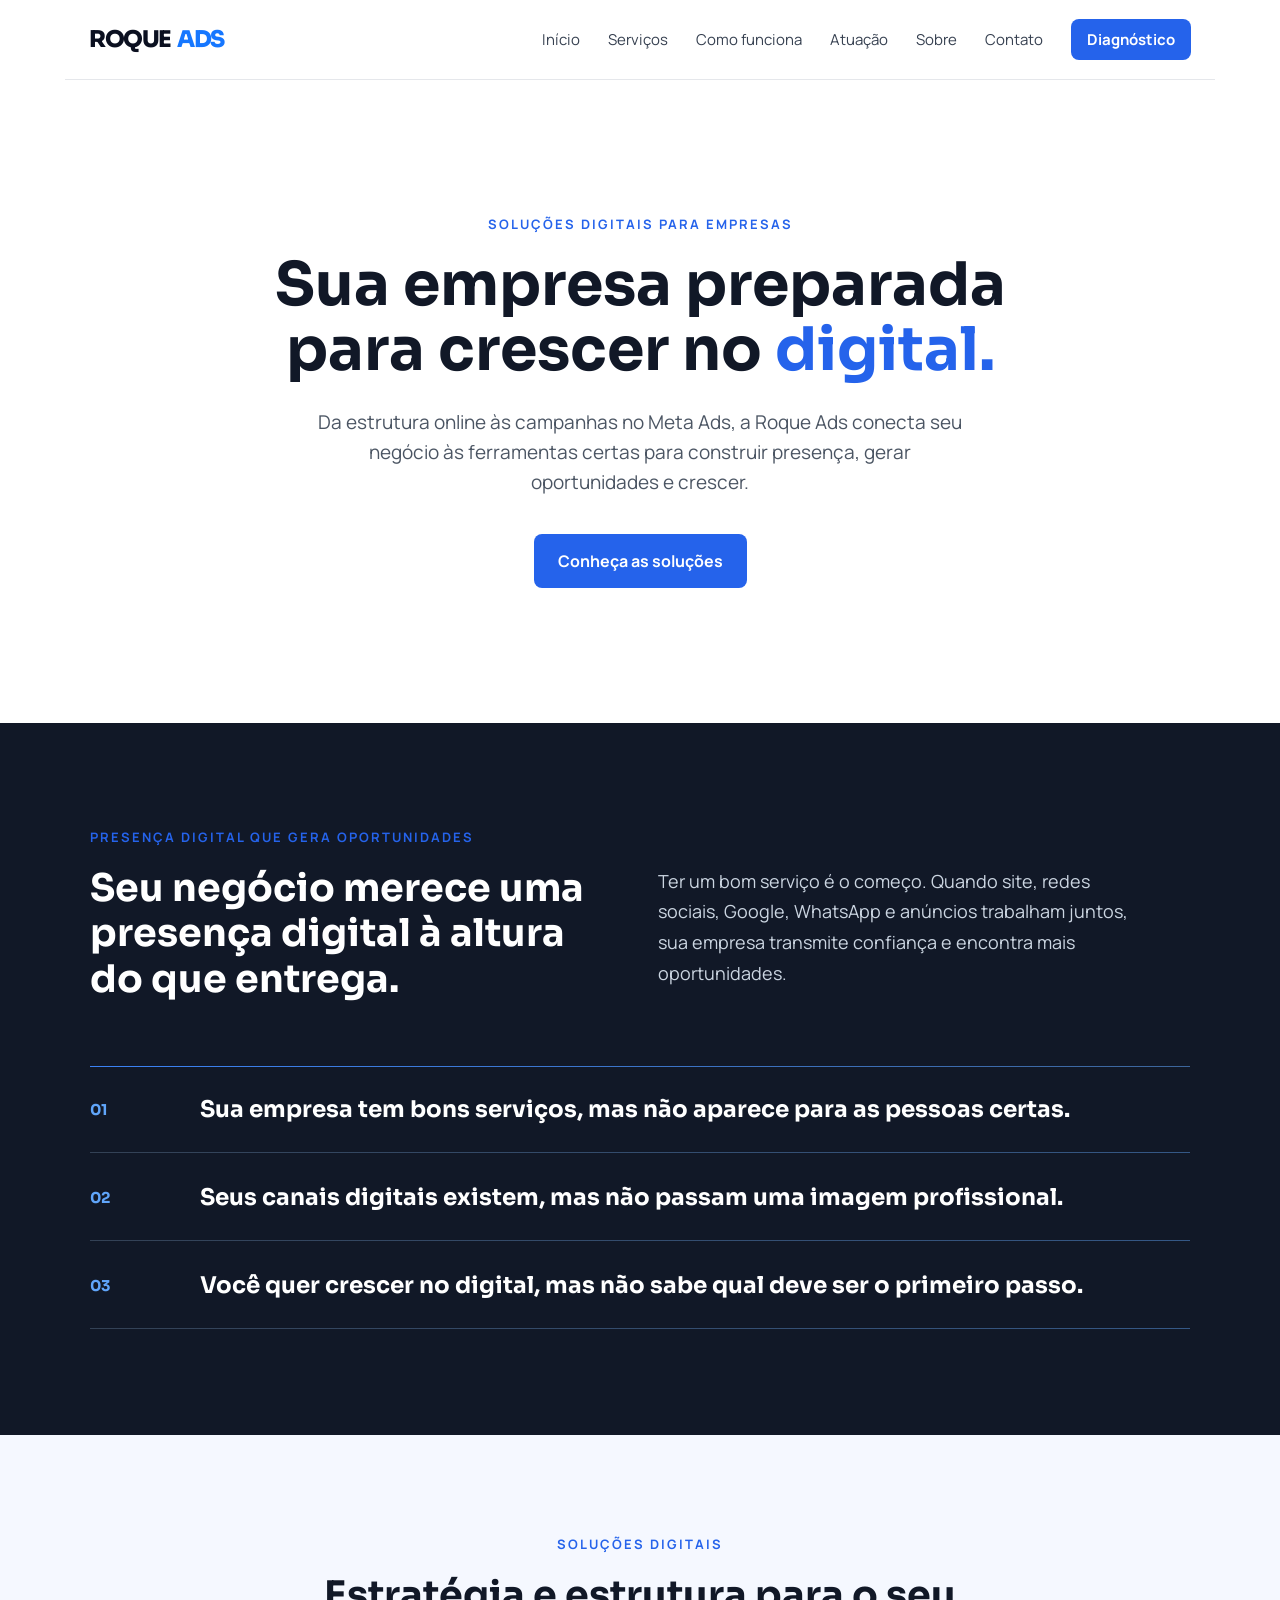
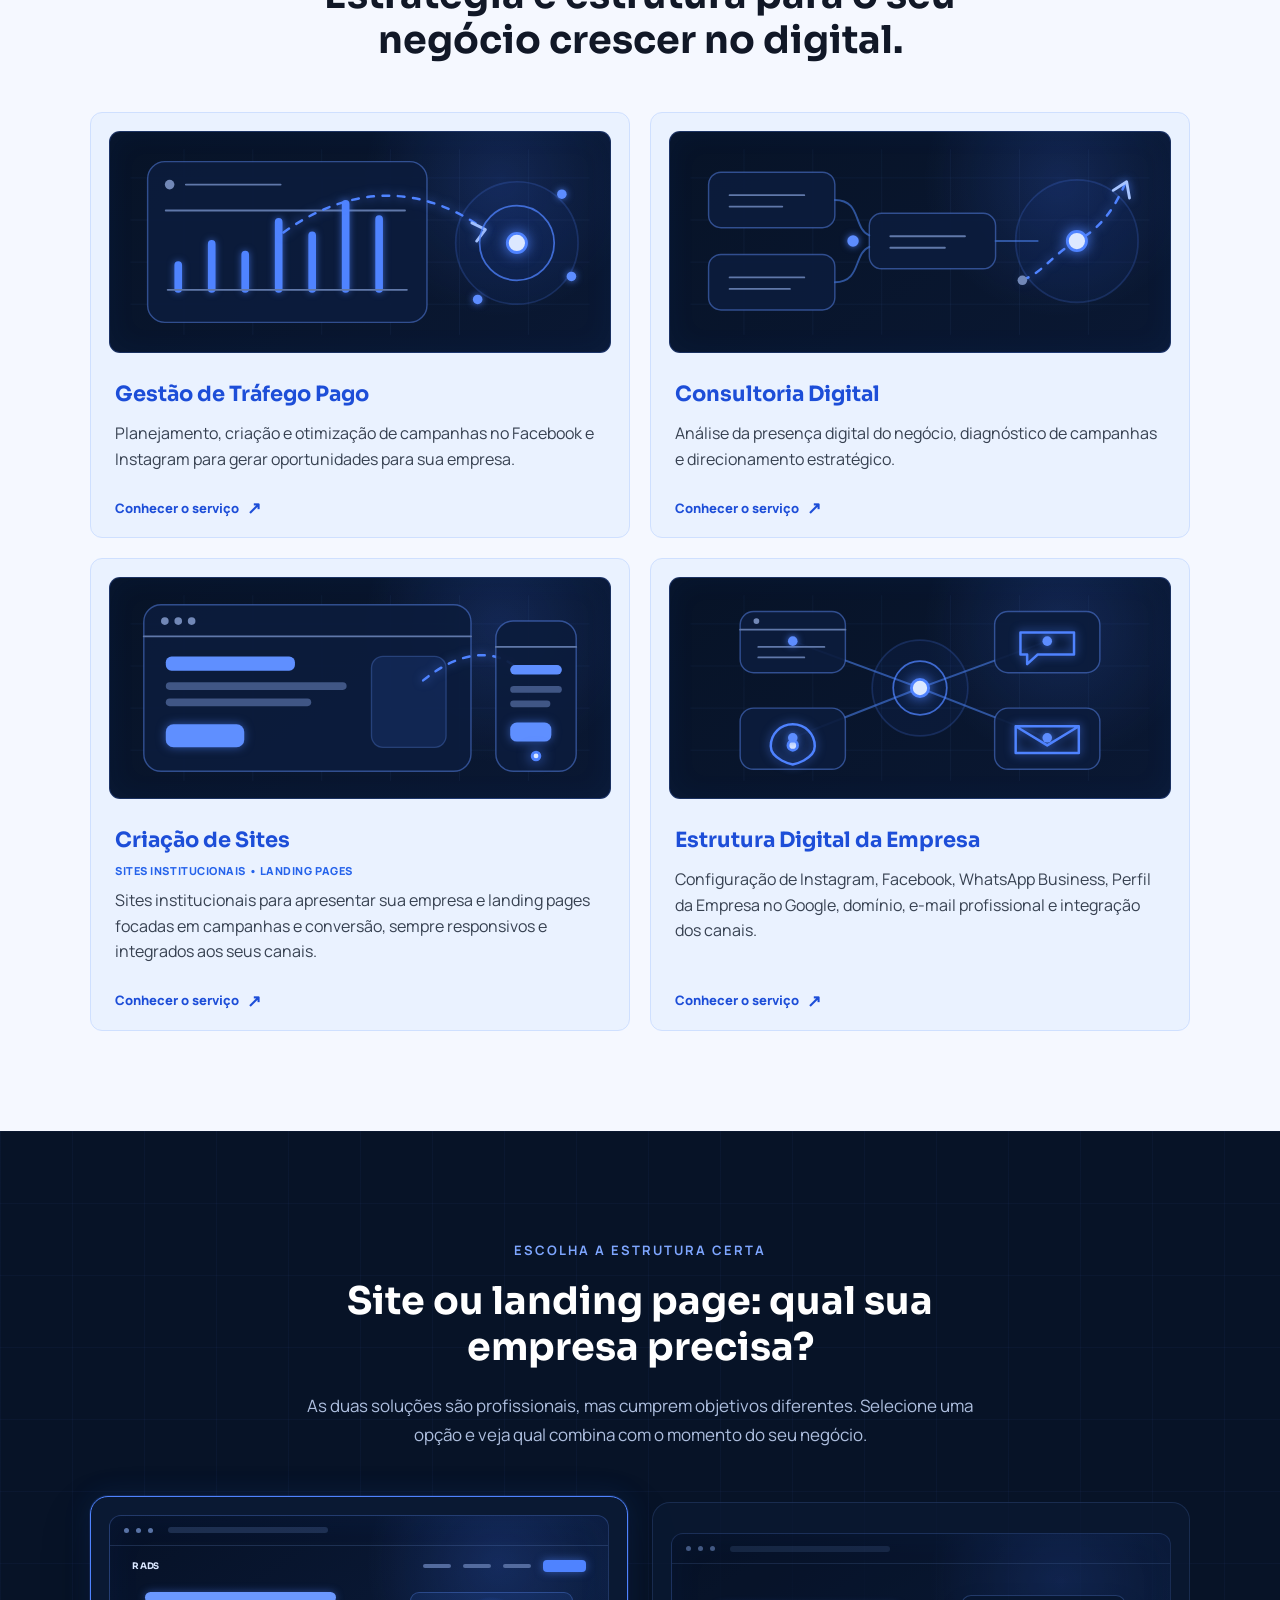
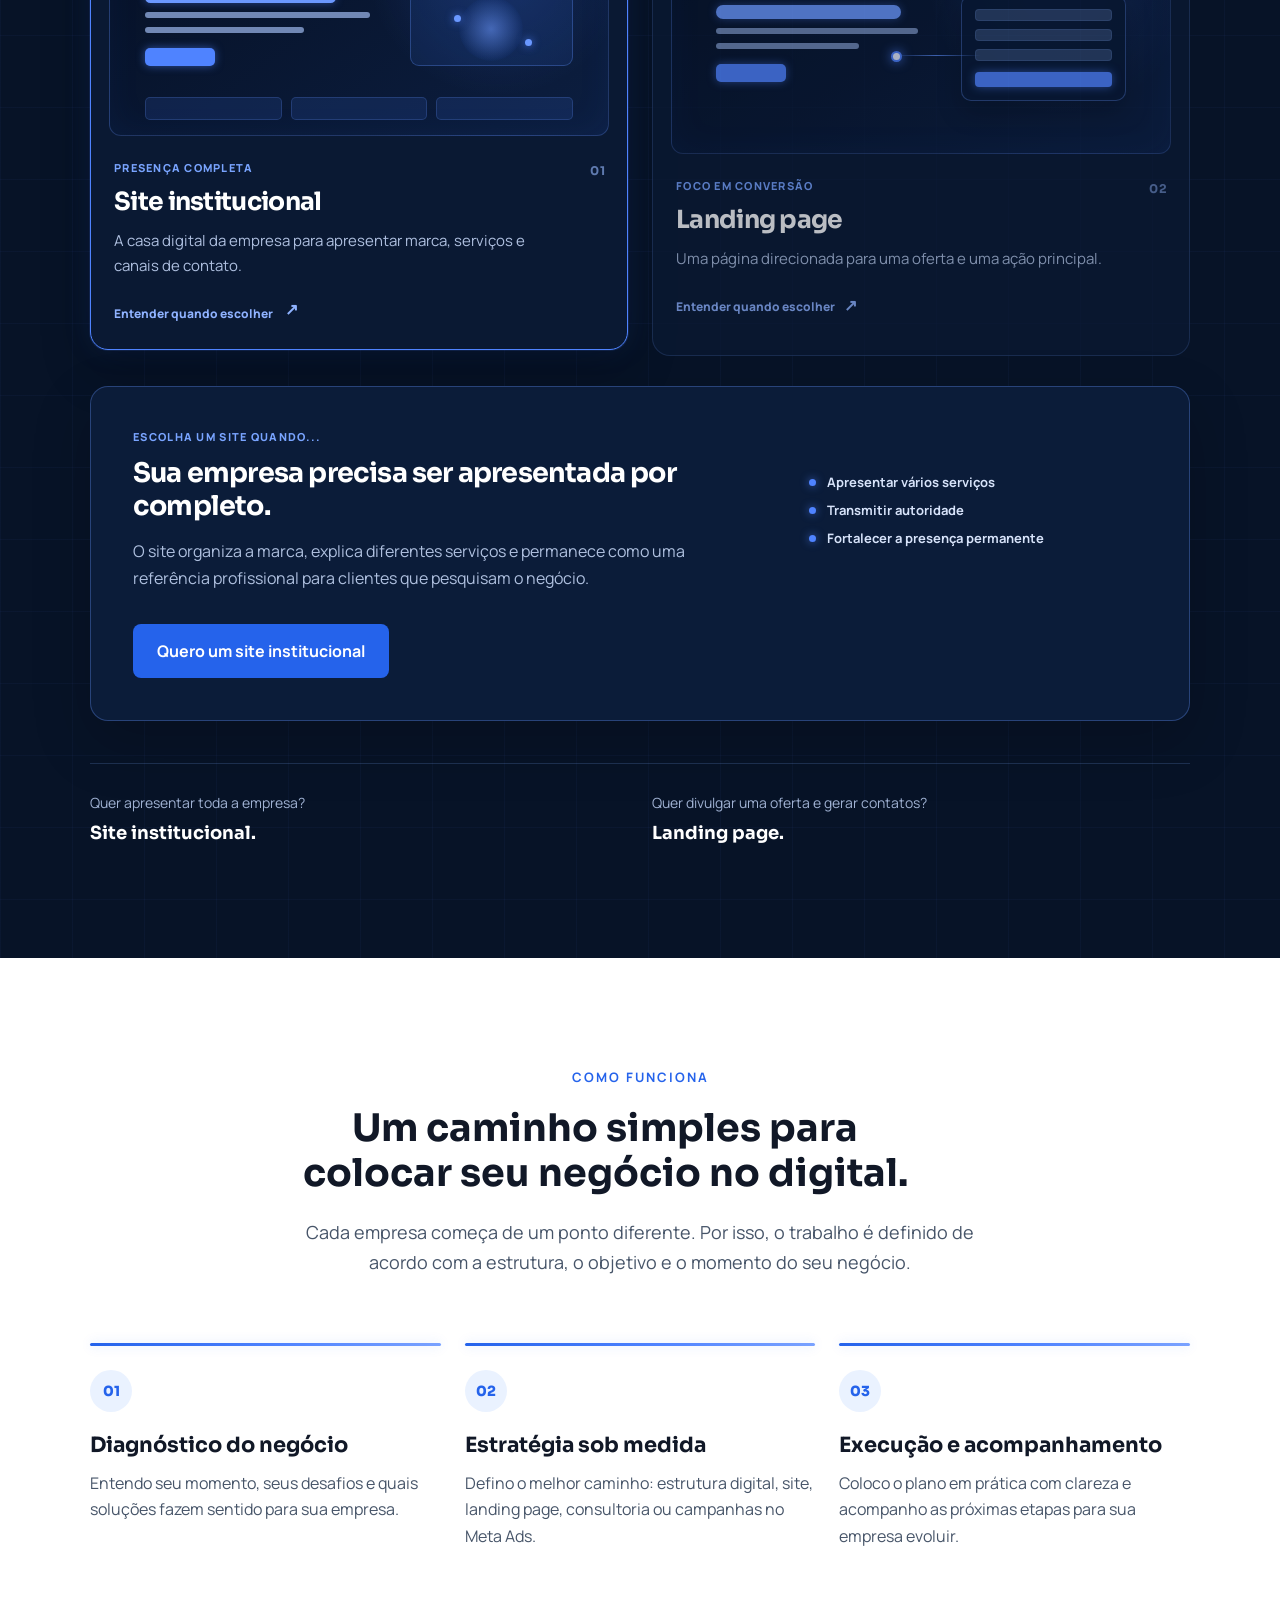
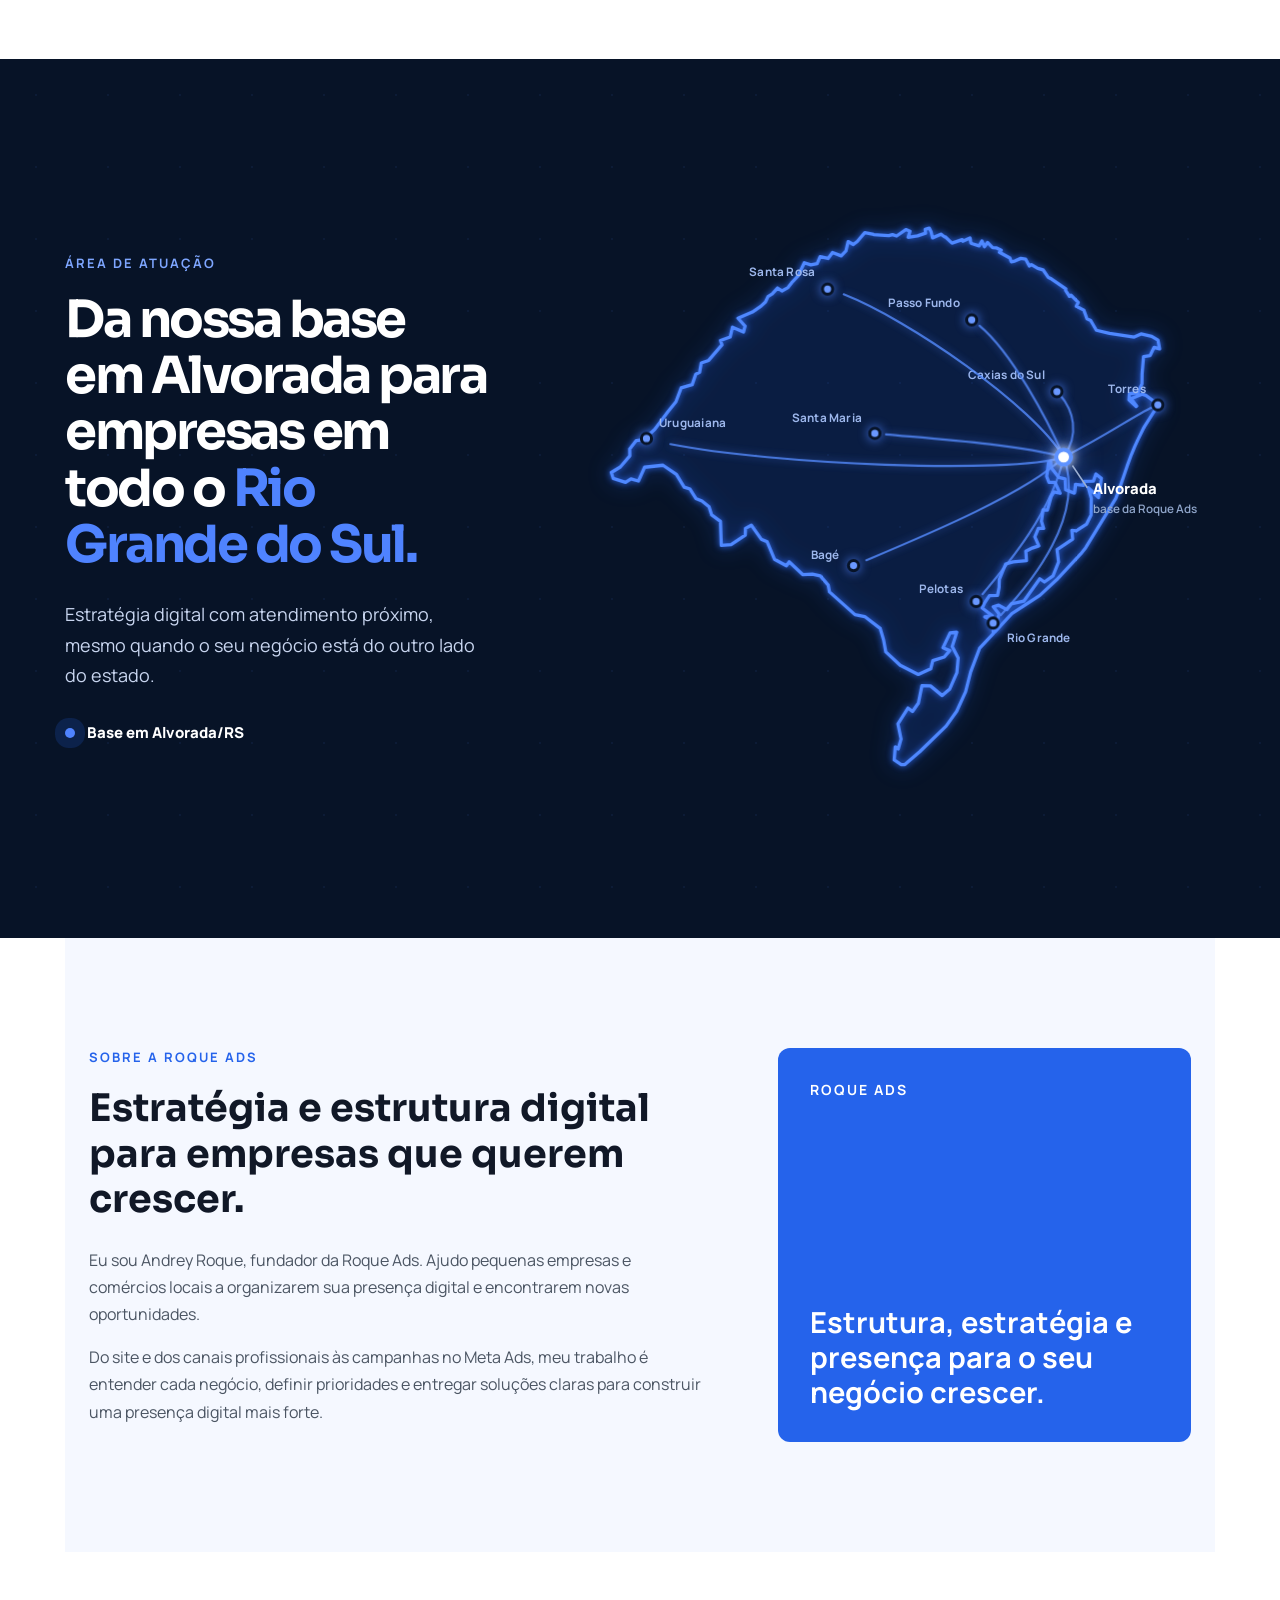
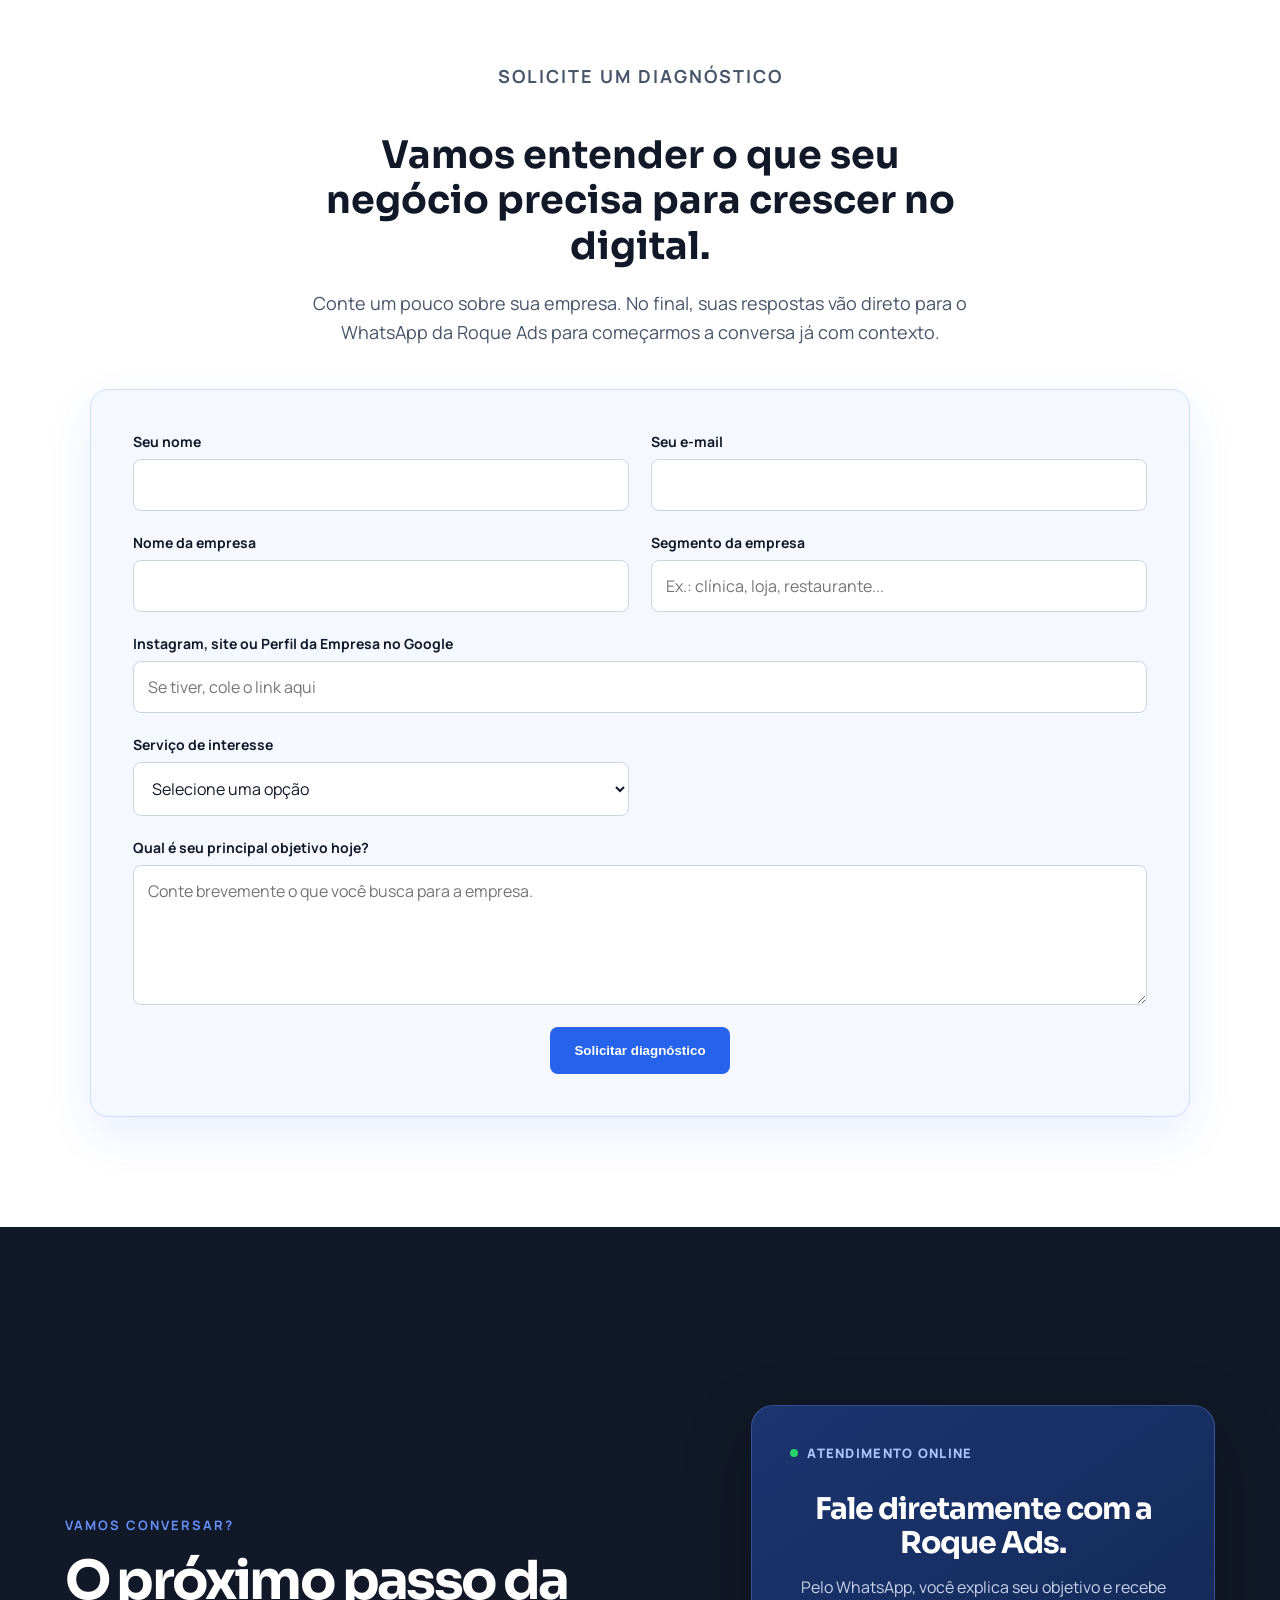
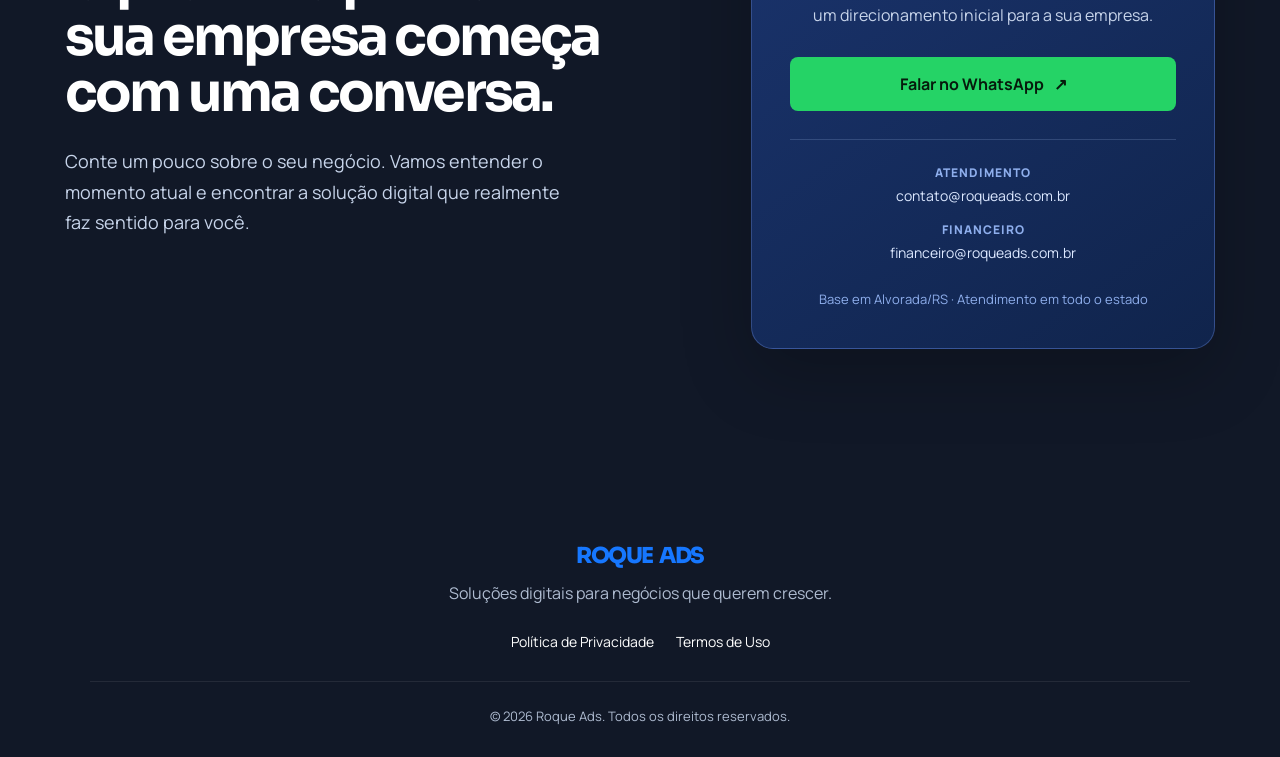
<file: index.html>
<!DOCTYPE html>
<html lang="pt-BR">
<head>
  <meta charset="UTF-8">
  <meta name="viewport" content="width=device-width, initial-scale=1.0">
 <title>Roque Ads | Tráfego Pago, Sites e Estrutura Digital</title>
  <meta name="description" content="Gestão de tráfego pago, criação de sites, landing pages e estrutura digital para empresas que querem fortalecer sua presença no digital.">
 <link rel="icon" type="image/svg+xml" href="/favicon.svg?v=3">
  <link rel="stylesheet" href="style.css">
  <link rel="preconnect" href="https://fonts.googleapis.com">
<link rel="preconnect" href="https://fonts.gstatic.com" crossorigin>
<link href="https://fonts.googleapis.com/css2?family=Manrope:wght@400;500;600;700;800&family=Sora:wght@600;700;800&display=swap" rel="stylesheet">
</head>

<body id="topo">
<div class="carregamento" aria-hidden="true">
  <div class="logo-carregamento">
    <span class="logo-carregamento-r">R</span>
    <span class="logo-carregamento-ads">ADS</span>
  </div>
</div>
  <nav class="menu-lateral" aria-label="Navegação rápida">
    <a href="#topo">Início</a>
    <a href="#servicos">Serviços</a>
    <a href="#diagnostico">Diagnóstico</a>
    <a href="#contato">Contato</a>
  </nav>
  <header class="cabecalho">
    <a class="logo logo-nova" href="#topo" aria-label="Roque Ads">
  <span class="logo-roque">ROQUE</span>
  <span class="logo-ads">ADS</span>
</a>

    <nav class="menu" aria-label="Navegação principal">
      <a href="#topo">Início</a>
      <a href="#servicos">Serviços</a>
      <a href="#processo">Como funciona</a>
      <a href="#atuacao">Atuação</a>
      <a href="#sobre">Sobre</a>
      <a href="#contato">Contato</a>
      <a class="menu-diagnostico" href="#diagnostico">Diagnóstico</a>
    </nav>
  </header>

 <main class="hero" id="inicio">
  <p class="sobretitulo">SOLUÇÕES DIGITAIS PARA EMPRESAS</p>

  <h1>
    Sua empresa preparada para crescer no
<span>digital.</span>
  </h1>

  <p class="descricao">
    Da estrutura online às campanhas no Meta Ads, a Roque Ads conecta seu negócio
    às ferramentas certas para construir presença, gerar oportunidades e crescer.
  </p>

  <a class="botao" href="#servicos">Conheça as soluções</a>

  <div class="hero-detalhes">
    <span>Tráfego Pago</span>
    <span>Criação de Sites</span>
    <span>Estrutura Digital</span>
  </div>
</main>
<section class="problema">
  <div class="problema-intro">
    <p class="sobretitulo">PRESENÇA DIGITAL QUE GERA OPORTUNIDADES</p>
    <h2>Seu negócio merece uma presença digital à altura do que entrega.</h2>

    <p>
      Ter um bom serviço é o começo. Quando site, redes sociais, Google,
      WhatsApp e anúncios trabalham juntos, sua empresa transmite confiança
      e encontra mais oportunidades.
    </p>
  </div>

  <div class="problemas-lista">
    <article>
      <span>01</span>
<h3>Sua empresa tem bons serviços, mas não aparece para as pessoas certas.</h3>
    </article>

    <article>
      <span>02</span>
      <h3>Seus canais digitais existem, mas não passam uma imagem profissional.</h3>
    </article>

    <article>
      <span>03</span>
      <h3>Você quer crescer no digital, mas não sabe qual deve ser o primeiro passo.</h3>
    </article>
  </div>
</section>
 <section class="servicos" id="servicos">
  <p class="sobretitulo">SOLUÇÕES DIGITAIS</p>
  <h2>Estratégia e estrutura para o seu negócio crescer no digital.</h2>

  <div class="cards">
    <article
      class="card card-servico"
      data-servico="trafego"
      role="button"
      tabindex="0"
      aria-haspopup="dialog"
      aria-controls="modal-servico"
      aria-label="Abrir detalhes sobre Gestão de Tráfego Pago"
    >
      <div class="card-ilustracao">
        <svg viewBox="0 0 520 230" role="img" aria-labelledby="ilustra-trafego-titulo">
          <title id="ilustra-trafego-titulo">Painel de campanha alcançando um público estratégico</title>
          <g class="ilustra-grade" aria-hidden="true">
            <path d="M20 48H500M20 92H500M20 136H500M20 180H500"></path>
            <path d="M76 18V212M148 18V212M220 18V212M292 18V212M364 18V212M436 18V212"></path>
          </g>
          <rect class="ilustra-painel" x="38" y="31" width="292" height="168" rx="18"></rect>
          <circle class="ilustra-ponto-suave" cx="61" cy="55" r="5"></circle>
          <path class="ilustra-linha-suave" d="M78 55H177M57 82H307"></path>
          <path class="ilustra-barra" d="M70 164V139M105 164V117M140 164V128M175 164V94M210 164V108M245 164V75M280 164V91"></path>
          <path class="ilustra-base" d="M59 165H309"></path>
          <path class="ilustra-neon ilustra-rota-card" d="M180 105C254 52 327 57 389 101"></path>
          <path class="ilustra-neon-forte" d="M377 95L391 102L382 114"></path>
          <circle class="ilustra-alvo-suave" cx="424" cy="116" r="64"></circle>
          <circle class="ilustra-alvo" cx="424" cy="116" r="39"></circle>
          <circle class="ilustra-neon-fill" cx="424" cy="116" r="10"></circle>
          <circle class="ilustra-ponto" cx="471" cy="65" r="5"></circle>
          <circle class="ilustra-ponto" cx="481" cy="151" r="5"></circle>
          <circle class="ilustra-ponto" cx="383" cy="175" r="5"></circle>
        </svg>
      </div>
      <h3>Gestão de Tráfego Pago</h3>
      <p>Planejamento, criação e otimização de campanhas no Facebook e Instagram para gerar oportunidades para sua empresa.</p>
      <span class="card-acao" aria-hidden="true">Conhecer o serviço <span>↗</span></span>
    </article>

    <article
      class="card card-servico"
      data-servico="consultoria"
      role="button"
      tabindex="0"
      aria-haspopup="dialog"
      aria-controls="modal-servico"
      aria-label="Abrir detalhes sobre Consultoria Digital"
    >
      <div class="card-ilustracao">
        <svg viewBox="0 0 520 230" role="img" aria-labelledby="ilustra-consultoria-titulo">
          <title id="ilustra-consultoria-titulo">Informações digitais organizadas em um direcionamento estratégico</title>
          <g class="ilustra-grade" aria-hidden="true">
            <path d="M20 48H500M20 92H500M20 136H500M20 180H500"></path>
            <path d="M76 18V212M148 18V212M220 18V212M292 18V212M364 18V212M436 18V212"></path>
          </g>
          <rect class="ilustra-painel" x="39" y="42" width="132" height="58" rx="13"></rect>
          <rect class="ilustra-painel" x="39" y="128" width="132" height="58" rx="13"></rect>
          <rect class="ilustra-painel" x="207" y="85" width="132" height="58" rx="13"></rect>
          <path class="ilustra-linha-suave" d="M61 66H139M61 78H116M61 152H139M61 164H124M229 109H307M229 121H286"></path>
          <path class="ilustra-conexao" d="M171 71C199 71 190 101 207 108M171 157C199 157 190 127 207 120M339 114H383"></path>
          <circle class="ilustra-ponto" cx="190" cy="114" r="6"></circle>
          <circle class="ilustra-alvo-suave" cx="424" cy="114" r="64"></circle>
          <path class="ilustra-neon ilustra-rota-card" d="M367 155C391 145 398 128 424 114C448 101 462 82 474 55"></path>
          <circle class="ilustra-neon-fill" cx="424" cy="114" r="10"></circle>
          <path class="ilustra-neon-forte" d="M462 61L476 52L479 69"></path>
          <circle class="ilustra-ponto-suave" cx="367" cy="155" r="5"></circle>
        </svg>
      </div>
      <h3>Consultoria Digital</h3>
      <p>Análise da presença digital do negócio, diagnóstico de campanhas e direcionamento estratégico.</p>
      <span class="card-acao" aria-hidden="true">Conhecer o serviço <span>↗</span></span>
    </article>

    <article
      class="card card-servico"
      data-servico="sites"
      role="button"
      tabindex="0"
      aria-haspopup="dialog"
      aria-controls="modal-servico"
      aria-label="Abrir detalhes sobre Sites e Landing Pages"
    >
      <div class="card-ilustracao">
        <svg viewBox="0 0 520 230" role="img" aria-labelledby="ilustra-sites-titulo">
          <title id="ilustra-sites-titulo">Site profissional adaptado para computador e celular</title>
          <g class="ilustra-grade" aria-hidden="true">
            <path d="M20 48H500M20 92H500M20 136H500M20 180H500"></path>
            <path d="M76 18V212M148 18V212M220 18V212M292 18V212M364 18V212M436 18V212"></path>
          </g>
          <rect class="ilustra-painel" x="34" y="28" width="342" height="174" rx="18"></rect>
          <path class="ilustra-base" d="M34 61H376"></path>
          <circle class="ilustra-ponto-suave" cx="56" cy="45" r="4"></circle>
          <circle class="ilustra-ponto-suave" cx="70" cy="45" r="4"></circle>
          <circle class="ilustra-ponto-suave" cx="84" cy="45" r="4"></circle>
          <rect class="ilustra-bloco" x="57" y="82" width="135" height="15" rx="6"></rect>
          <rect class="ilustra-bloco-suave" x="57" y="109" width="189" height="8" rx="4"></rect>
          <rect class="ilustra-bloco-suave" x="57" y="126" width="152" height="8" rx="4"></rect>
          <rect class="ilustra-botao" x="57" y="153" width="82" height="24" rx="8"></rect>
          <rect class="ilustra-superficie" x="272" y="82" width="78" height="95" rx="12"></rect>
          <path class="ilustra-neon ilustra-rota-card" d="M326 107C363 77 397 74 420 91"></path>
          <rect class="ilustra-painel ilustra-celular" x="402" y="45" width="84" height="157" rx="18"></rect>
          <path class="ilustra-base" d="M402 72H486"></path>
          <rect class="ilustra-bloco" x="417" y="91" width="54" height="10" rx="5"></rect>
          <rect class="ilustra-bloco-suave" x="417" y="113" width="54" height="7" rx="3.5"></rect>
          <rect class="ilustra-bloco-suave" x="417" y="128" width="42" height="7" rx="3.5"></rect>
          <rect class="ilustra-botao" x="417" y="151" width="43" height="20" rx="7"></rect>
          <circle class="ilustra-neon-fill" cx="444" cy="186" r="4"></circle>
        </svg>
      </div>
      <h3>Criação de Sites</h3>
      <span class="card-servico-tag">Sites institucionais • Landing pages</span>
      <p>Sites institucionais para apresentar sua empresa e landing pages focadas em campanhas e conversão, sempre responsivos e integrados aos seus canais.</p>
      <span class="card-acao" aria-hidden="true">Conhecer o serviço <span>↗</span></span>
    </article>

    <article
      class="card card-servico"
      data-servico="estrutura"
      role="button"
      tabindex="0"
      aria-haspopup="dialog"
      aria-controls="modal-servico"
      aria-label="Abrir detalhes sobre Estrutura Digital da Empresa"
    >
      <div class="card-ilustracao">
        <svg viewBox="0 0 520 230" role="img" aria-labelledby="ilustra-estrutura-titulo">
          <title id="ilustra-estrutura-titulo">Canais digitais conectados em uma estrutura profissional</title>
          <g class="ilustra-grade" aria-hidden="true">
            <path d="M20 48H500M20 92H500M20 136H500M20 180H500"></path>
            <path d="M76 18V212M148 18V212M220 18V212M292 18V212M364 18V212M436 18V212"></path>
          </g>
          <path class="ilustra-conexao" d="M260 115L127 66M260 115L393 66M260 115L127 167M260 115L393 167"></path>
          <circle class="ilustra-alvo-suave" cx="260" cy="115" r="50"></circle>
          <circle class="ilustra-alvo" cx="260" cy="115" r="28"></circle>
          <circle class="ilustra-neon-fill" cx="260" cy="115" r="9"></circle>
          <rect class="ilustra-painel" x="72" y="35" width="110" height="64" rx="14"></rect>
          <path class="ilustra-base" d="M72 54H182"></path>
          <circle class="ilustra-ponto-suave" cx="89" cy="45" r="3"></circle>
          <path class="ilustra-linha-suave" d="M91 72H160M91 83H139"></path>
          <rect class="ilustra-painel" x="338" y="35" width="110" height="64" rx="14"></rect>
          <path class="ilustra-neon" d="M365 57H421V80H383L372 90V80H365Z"></path>
          <rect class="ilustra-painel" x="72" y="136" width="110" height="64" rx="14"></rect>
          <path class="ilustra-neon" d="M127 153C114 153 104 163 104 176C104 190 127 195 127 195C127 195 150 190 150 176C150 163 140 153 127 153Z"></path>
          <circle class="ilustra-neon-fill" cx="127" cy="175" r="5"></circle>
          <rect class="ilustra-painel" x="338" y="136" width="110" height="64" rx="14"></rect>
          <path class="ilustra-neon" d="M360 155H426V183H360ZM360 155L393 175L426 155"></path>
          <circle class="ilustra-ponto" cx="127" cy="66" r="5"></circle>
          <circle class="ilustra-ponto" cx="393" cy="66" r="5"></circle>
          <circle class="ilustra-ponto" cx="127" cy="167" r="5"></circle>
          <circle class="ilustra-ponto" cx="393" cy="167" r="5"></circle>
        </svg>
      </div>
      <h3>Estrutura Digital da Empresa</h3>
      <p>Configuração de Instagram, Facebook, WhatsApp Business, Perfil da Empresa no Google, domínio, e-mail profissional e integração dos canais.</p>
      <span class="card-acao" aria-hidden="true">Conhecer o serviço <span>↗</span></span>
    </article>
  </div>
</section>
<div class="modal-servico" id="modal-servico" aria-hidden="true" hidden>
  <div class="modal-servico-fundo" data-fechar-modal></div>

  <section
    class="modal-servico-painel"
    role="dialog"
    aria-modal="true"
    aria-labelledby="modal-servico-titulo"
    aria-describedby="modal-servico-resumo modal-servico-ideal"
    tabindex="-1"
  >
    <button class="modal-servico-fechar" type="button" data-fechar-modal aria-label="Fechar detalhes do serviço">
      <span aria-hidden="true">×</span>
    </button>

    <p class="modal-servico-etiqueta">SOLUÇÃO ROQUE ADS</p>
    <h3 id="modal-servico-titulo"></h3>
    <div class="modal-servico-imagem" aria-hidden="true"></div>

    <div class="modal-sites" hidden>
      <div class="modal-sites-abas" role="tablist" aria-label="Escolha entre site institucional e landing page">
        <button
          class="modal-site-aba ativo"
          id="modal-site-aba-site"
          type="button"
          role="tab"
          aria-selected="true"
          aria-controls="modal-site-painel-site"
          data-modal-site-tipo="site"
        >
          Site institucional
        </button>
        <button
          class="modal-site-aba"
          id="modal-site-aba-landing"
          type="button"
          role="tab"
          aria-selected="false"
          aria-controls="modal-site-painel-landing"
          tabindex="-1"
          data-modal-site-tipo="landing"
        >
          Landing page
        </button>
      </div>

      <div
        class="modal-site-painel"
        id="modal-site-painel-site"
        role="tabpanel"
        aria-labelledby="modal-site-aba-site"
        data-modal-site-painel="site"
      >
        <div>
          <span>O que é</span>
          <p id="modal-site-resumo-site">Um site institucional é a presença digital completa da empresa: apresenta a marca, organiza os serviços e oferece caminhos claros para conhecer e contatar o negócio.</p>
        </div>
        <div>
          <span>Para quem é indicado</span>
          <p id="modal-site-ideal-site">Empresas que precisam transmitir autoridade, apresentar diferentes serviços e construir uma presença profissional permanente.</p>
        </div>
      </div>

      <div
        class="modal-site-painel"
        id="modal-site-painel-landing"
        role="tabpanel"
        aria-labelledby="modal-site-aba-landing"
        data-modal-site-painel="landing"
        hidden
      >
        <div>
          <span>O que é</span>
          <p id="modal-site-resumo-landing">Uma landing page é uma página criada em torno de uma única oferta e uma ação principal, conduzindo o visitante diretamente para o contato, cadastro ou pedido.</p>
        </div>
        <div>
          <span>Para quem é indicado</span>
          <p id="modal-site-ideal-landing">Campanhas de anúncios, lançamentos ou serviços específicos que precisam transformar visitas em oportunidades com menos distrações.</p>
        </div>
      </div>
    </div>

    <div class="modal-servico-grid">
      <div class="modal-servico-explicacao">
        <span>O que é o serviço</span>
        <p class="modal-servico-resumo" id="modal-servico-resumo"></p>
      </div>

      <div class="modal-servico-ideal">
        <span>Para quem é indicado</span>
        <p id="modal-servico-ideal"></p>
      </div>
    </div>

    <a class="botao modal-servico-cta" href="#diagnostico">
      Solicitar diagnóstico
    </a>
  </section>
</div>

<section class="comparacao-web" id="site-ou-landing">
  <div class="comparacao-web-cabecalho">
    <p class="sobretitulo">ESCOLHA A ESTRUTURA CERTA</p>
    <h2>Site ou landing page: qual sua empresa precisa?</h2>
    <p>
      As duas soluções são profissionais, mas cumprem objetivos diferentes.
      Selecione uma opção e veja qual combina com o momento do seu negócio.
    </p>
  </div>

  <div class="comparacao-web-abas" role="tablist" aria-label="Comparação entre site institucional e landing page">
    <button
      class="comparacao-web-card ativo"
      id="comparacao-aba-site"
      type="button"
      role="tab"
      aria-selected="true"
      aria-controls="comparacao-painel-site"
      data-comparacao-tipo="site"
    >
      <span class="comparacao-preview comparacao-preview-site" aria-hidden="true">
        <span class="preview-barra">
          <span></span><span></span><span></span><i></i>
        </span>
        <span class="preview-site-menu">
          <b>R ADS</b><i></i><i></i><i></i><em></em>
        </span>
        <span class="preview-site-hero">
          <span class="preview-site-copy"><i></i><i></i><i></i><b></b></span>
          <span class="preview-site-imagem"><i></i><i></i></span>
        </span>
        <span class="preview-site-secoes"><i></i><i></i><i></i></span>
      </span>
      <span class="comparacao-card-numero">01</span>
      <span class="comparacao-card-etiqueta">PRESENÇA COMPLETA</span>
      <span class="comparacao-card-titulo">Site institucional</span>
      <span class="comparacao-card-texto">A casa digital da empresa para apresentar marca, serviços e canais de contato.</span>
      <span class="comparacao-card-acao">Entender quando escolher <i aria-hidden="true">↗</i></span>
    </button>

    <button
      class="comparacao-web-card"
      id="comparacao-aba-landing"
      type="button"
      role="tab"
      aria-selected="false"
      aria-controls="comparacao-painel-landing"
      tabindex="-1"
      data-comparacao-tipo="landing"
    >
      <span class="comparacao-preview comparacao-preview-landing" aria-hidden="true">
        <span class="preview-barra">
          <span></span><span></span><span></span><i></i>
        </span>
        <span class="preview-landing-conteudo">
          <span class="preview-landing-copy"><i></i><i></i><i></i><b></b></span>
          <span class="preview-landing-form"><i></i><i></i><i></i><b></b></span>
        </span>
        <span class="preview-landing-fluxo"></span>
      </span>
      <span class="comparacao-card-numero">02</span>
      <span class="comparacao-card-etiqueta">FOCO EM CONVERSÃO</span>
      <span class="comparacao-card-titulo">Landing page</span>
      <span class="comparacao-card-texto">Uma página direcionada para uma oferta e uma ação principal.</span>
      <span class="comparacao-card-acao">Entender quando escolher <i aria-hidden="true">↗</i></span>
    </button>
  </div>

  <div class="comparacao-web-paineis">
    <article
      class="comparacao-web-painel"
      id="comparacao-painel-site"
      role="tabpanel"
      aria-labelledby="comparacao-aba-site"
      data-comparacao-painel="site"
    >
      <div class="comparacao-painel-texto">
        <p class="comparacao-painel-etiqueta">ESCOLHA UM SITE QUANDO...</p>
        <h3>Sua empresa precisa ser apresentada por completo.</h3>
        <p>O site organiza a marca, explica diferentes serviços e permanece como uma referência profissional para clientes que pesquisam o negócio.</p>
      </div>
      <div class="comparacao-painel-sinais" aria-label="Situações indicadas para um site institucional">
        <span>Apresentar vários serviços</span>
        <span>Transmitir autoridade</span>
        <span>Fortalecer a presença permanente</span>
      </div>
      <a class="botao comparacao-web-cta" href="#diagnostico" data-selecionar-servico="Criação de Site Institucional">Quero um site institucional</a>
    </article>

    <article
      class="comparacao-web-painel"
      id="comparacao-painel-landing"
      role="tabpanel"
      aria-labelledby="comparacao-aba-landing"
      data-comparacao-painel="landing"
      hidden
    >
      <div class="comparacao-painel-texto">
        <p class="comparacao-painel-etiqueta">ESCOLHA UMA LANDING PAGE QUANDO...</p>
        <h3>Existe uma oferta e uma ação principal.</h3>
        <p>A landing page reduz distrações e conduz quem veio de uma campanha diretamente para o contato, cadastro ou pedido.</p>
      </div>
      <div class="comparacao-painel-sinais" aria-label="Situações indicadas para uma landing page">
        <span>Receber tráfego de anúncios</span>
        <span>Divulgar uma oferta específica</span>
        <span>Transformar visitas em contatos</span>
      </div>
      <a class="botao comparacao-web-cta" href="#diagnostico" data-selecionar-servico="Criação de Landing Page">Quero uma landing page</a>
    </article>
  </div>

  <div class="comparacao-web-resumo" aria-label="Resumo da comparação">
    <p><span>Quer apresentar toda a empresa?</span><strong>Site institucional.</strong></p>
    <p><span>Quer divulgar uma oferta e gerar contatos?</span><strong>Landing page.</strong></p>
  </div>
</section>

<section class="processo" id="processo">
  <div class="processo-intro">
    <p class="sobretitulo">COMO FUNCIONA</p>
    <h2>Um caminho simples para colocar seu negócio no digital.</h2>

    <p>
      Cada empresa começa de um ponto diferente. Por isso, o trabalho é definido
      de acordo com a estrutura, o objetivo e o momento do seu negócio.
    </p>
  </div>

  <div class="passos">
    <article class="passo">
      <span>01</span>
      <div>
        <h3>Diagnóstico do negócio</h3>
        <p>Entendo seu momento, seus desafios e quais soluções fazem sentido para sua empresa.</p>
      </div>
    </article>

    <article class="passo">
      <span>02</span>
      <div>
        <h3>Estratégia sob medida</h3>
        <p>Defino o melhor caminho: estrutura digital, site, landing page, consultoria ou campanhas no Meta Ads.</p>
      </div>
    </article>

    <article class="passo">
      <span>03</span>
      <div>
        <h3>Execução e acompanhamento</h3>
        <p>Coloco o plano em prática com clareza e acompanho as próximas etapas para sua empresa evoluir.</p>
      </div>
    </article>
  </div>
</section>
<section class="atuacao" id="atuacao">
  <div class="atuacao-conteudo">
    <div class="atuacao-texto">
      <p class="sobretitulo">ÁREA DE ATUAÇÃO</p>

      <h2>
        Da nossa base em Alvorada para empresas em todo o
        <span>Rio Grande do Sul.</span>
      </h2>

      <p>
        Estratégia digital com atendimento próximo, mesmo quando o seu negócio
        está do outro lado do estado.
      </p>

      <div class="atuacao-base">
        <span aria-hidden="true"></span>
        Base em Alvorada/RS
      </div>
    </div>

    <div class="atuacao-mapa">
      <svg
        class="mapa-rs"
        viewBox="0 0 620 620"
        role="img"
        aria-labelledby="titulo-mapa-rs descricao-mapa-rs"
      >
        <title id="titulo-mapa-rs">Área de atuação da Roque Ads no Rio Grande do Sul</title>
        <desc id="descricao-mapa-rs">
          Mapa do Rio Grande do Sul com rotas ilustrativas partindo de Alvorada
          em direção a diferentes cidades do estado.
        </desc>

        <path
          class="mapa-rs-forma"
          d="M372.586,69.663L382.192,66.441L382.734,67.875L389.522,64.764L390.392,69.515L391.791,70.259L398.199,72.216L400.717,67.64L403.104,73.063L406.027,69.089L410.8,74.005L414.599,74.218L418.889,76.339L417.248,78.327L427.076,83.706L428.371,87.237L431.666,86.632L437.342,84.052L441.828,84.701L445.372,91.22L447.386,89.899L453.291,93.47L458.261,94.798L463.002,101.739L465.323,102.921L479.703,112.783L479.487,114.107L483.096,119.761L484.607,118.651L491.349,125.545L489.544,129.043L496.658,132.757L499.601,140.911L503.099,142.5L508.442,151.69L520.807,154.641L544.093,158.055L550.495,155.154L560.539,157.378L566.444,161.009L568,169.2L567.935,169.282L562.801,167.777L559.035,175.468L552.855,176.414L551.796,188.937L551.482,193.076L551.358,201.996L547.52,210.575L539.575,211.391L539.13,217.123L545.904,223.49L546.362,223.078L541.111,216.179L551.358,211.826L555.02,213.009L562.206,218.278L567.359,221.277L561.435,230.133L553.673,242.427L552.921,243.774L547.435,254.87L544.42,261.465L543.661,263.312L540.791,270.231L537.449,279.364L533.931,289.892L532.113,295.086L526.725,309.938L498.417,356.326L493.52,362.431L471.032,386.504L455.259,401.183L428.861,418.389L412.755,435.667L416.81,418.635L411.389,411.974L416.555,410.443L424.16,414.638L428.416,409.288L440.121,406.665L455.194,385.553L459.582,388.621L467.664,382.9L472.895,369.674L471.489,358.167L486.163,348.166L485.365,340L489.433,340.602L499.294,334.12L503.459,325.597L503.701,309.938L500.883,299.874L510.482,309.126L513.104,291.103L507.991,287.024L505.682,293.655L497.084,293.851L496.469,297.624L488.766,296.715L487.772,305.007L479.559,301.686L479.081,291.656L472.935,290.142L466.114,281.306L465.375,274.943L463.479,276.092L461.727,289.143L463.885,294.934L469.456,294.813L474.314,305.083L468.606,303.794L465.84,308.345L462.348,320.974L458.287,320.776L456.757,331.379L458.823,338.202L453.847,338.179L450.545,346.076L454.292,354.593L448.027,356.7L442.083,359.603L442.711,368.473L430.11,369.75L423.067,371.671L417.137,386.236L416.921,393.625L415.449,401.199L407.838,401.468L403.182,408.357L401.024,413.044L410.297,420.145L403.496,421.463L411.48,424.932L411.448,437.095L398.644,450.75L390.15,473.269L385.422,491.805L377.006,510.281L367.014,524.26L342.199,548.317L328.218,560.401L324.818,560.393L318.226,556.108L319.207,543.687L321.967,545.797L324.634,536.356L321.731,522.094L331.141,507.237L335.398,510.53L341.008,502.424L344.311,486.093L352.308,486.38L363.385,495.527L370.5,489.213L377.202,473.976L378.419,460.222L372.788,449.295L377.071,435.852L370.794,436.516L364.111,450.425L370.447,453.204L365.334,459.168L354.505,462.539L352.583,470.351L340.878,475.576L323.843,467.014L310.301,454.358L308.176,442.999L304.965,432.208L290.455,421.116L281.267,419.313L257.295,397.895L256.098,391.568L248.644,382.831L241.163,381.237L232.322,381.712L219.29,369.613L216.759,373.302L205.492,367.187L198.652,350.791L193.055,348.281L183.795,335.186L178.27,338.156L178.067,344.414L164.688,353.386L155.514,354.15L154.696,331.592L146.425,325.49L143.966,317.828L137.283,312.329L131.515,309.992L126.016,301.117L120.53,299.306L113.206,287.243L100.631,278.744L83.316,280.618L77.496,293.586L70.486,291.542L65.386,294.904L53.707,291.095L52,285.556L60.468,280.361L69.394,269.907L69.289,263.546L75.456,255.495L82.224,254.697L92.739,245.151L105.235,228.361L112.787,218.983L117.738,205.857L128.095,202.842L131.457,193.009L135.099,191.268L136.642,182.561L143.541,180.106L156.083,165.431L154.723,161.299L163.825,158.055L166.009,148.851L176.367,153.385L177.871,147.766L171.201,140.392L184.737,134.604L192.891,128.991L197.018,125.079L199.398,120.005L203.465,117.518L208.376,111.969L212.522,114.721L218.25,111.562L221.559,107.163L227.98,100.218L233.591,88.166L239.718,90.224L245.695,88.911L248.48,82.46L255.987,84.155L260.12,78.563L268.339,81.701L272.806,77.068L274.82,68.228L279.731,70.994L283.425,68.162L290.513,59.875L297.674,61.132L298.812,61.669L305.481,62.169L313.198,62.676L316.591,61.72L320.489,62.999L329.173,56.936L333.044,58.487L331.324,64.183L340.139,62.889L347.757,60.294L347.397,56.679L351.249,55.599L352.903,59.045L354.296,64.764L362.136,61.272L365.425,63.705L366.439,63.896Z"
        ></path>

        <g
          class="mapa-conjunto"
          data-conjunto="0"
          data-cidades="Torres · Caxias do Sul · Passo Fundo · Santa Rosa · Santa Maria · Uruguaiana · Bagé · Pelotas · Rio Grande"
        >
        <g class="mapa-destino-grupo">
          <path class="mapa-rota mapa-caminho-animado" d="M477.745 271.063 C525 247 548 229 566.437 221.983"></path>
          <circle class="mapa-ponto" cx="566.437" cy="221.983" r="4.8"></circle>
          <text class="mapa-cidade" x="555" y="211" text-anchor="end">Torres</text>
        </g>

        <g class="mapa-destino-grupo">
          <path class="mapa-rota mapa-caminho-animado" d="M477.745 271.063 C494 248 486 224 471.461 209.471"></path>
          <circle class="mapa-ponto" cx="471.461" cy="209.471" r="4.8"></circle>
          <text class="mapa-cidade" x="460" y="198" text-anchor="end">Caxias do Sul</text>
        </g>

        <g class="mapa-destino-grupo">
          <path class="mapa-rota mapa-caminho-animado" d="M477.745 271.063 C461 232 423 162 391.211 141.971"></path>
          <circle class="mapa-ponto" cx="391.211" cy="141.971" r="4.8"></circle>
          <text class="mapa-cidade" x="380" y="130" text-anchor="end">Passo Fundo</text>
        </g>

        <g class="mapa-destino-grupo">
          <path class="mapa-rota mapa-caminho-animado" d="M477.745 271.063 C446 218 310 127 255.542 112.923"></path>
          <circle class="mapa-ponto" cx="255.542" cy="112.923" r="4.8"></circle>
          <text class="mapa-cidade" x="244" y="101" text-anchor="end">Santa Rosa</text>
        </g>

        <g class="mapa-destino-grupo">
          <path class="mapa-rota mapa-caminho-animado" d="M477.745 271.063 C430 258 342 253 300.047 248.763"></path>
          <circle class="mapa-ponto" cx="300.047" cy="248.763" r="4.8"></circle>
          <text class="mapa-cidade" x="288" y="238" text-anchor="end">Santa Maria</text>
        </g>

        <g class="mapa-destino-grupo">
          <path class="mapa-rota mapa-caminho-animado" d="M477.745 271.063 C423 289 161 276 85.109 253.552"></path>
          <circle class="mapa-ponto" cx="85.109" cy="253.552" r="4.8"></circle>
          <text class="mapa-cidade" x="97" y="243">Uruguaiana</text>
        </g>

        <g class="mapa-destino-grupo">
          <path class="mapa-rota mapa-caminho-animado" d="M477.745 271.063 C442 307 330 352 280.029 373.204"></path>
          <circle class="mapa-ponto" cx="280.029" cy="373.204" r="4.8"></circle>
          <text class="mapa-cidade" x="267" y="367" text-anchor="end">Bagé</text>
        </g>

        <g class="mapa-destino-grupo">
          <path class="mapa-rota mapa-caminho-animado" d="M477.745 271.063 C466 326 420 378 395.407 407.05"></path>
          <circle class="mapa-ponto" cx="395.407" cy="407.05" r="4.8"></circle>
          <text class="mapa-cidade" x="383" y="399" text-anchor="end">Pelotas</text>
        </g>

        <g class="mapa-destino-grupo">
          <path class="mapa-rota mapa-caminho-animado" d="M477.745 271.063 C500 331 439 399 411.356 427.315"></path>
          <circle class="mapa-ponto" cx="411.356" cy="427.315" r="4.8"></circle>
          <text class="mapa-cidade" x="424" y="445">Rio Grande</text>
        </g>
        </g>

        <g
          class="mapa-conjunto"
          data-conjunto="1"
          data-cidades="Osório · Lajeado · Vacaria · Erechim · Santo Ângelo · Cruz Alta · São Borja · Santana do Livramento · Chuí"
        >
          <g class="mapa-destino-grupo">
            <path class="mapa-rota mapa-caminho-animado" d="M477.745 271.063 C504 286 521 279 531.145 263.584"></path>
            <circle class="mapa-ponto" cx="531.145" cy="263.584" r="4.8"></circle>
            <text class="mapa-cidade" x="543" y="254">Osório</text>
          </g>

          <g class="mapa-destino-grupo">
            <path class="mapa-rota mapa-caminho-animado" d="M477.745 271.063 C451 281 431 254 420.131 231.297"></path>
            <circle class="mapa-ponto" cx="420.131" cy="231.297" r="4.8"></circle>
            <text class="mapa-cidade" x="408" y="247" text-anchor="end">Lajeado</text>
          </g>

          <g class="mapa-destino-grupo">
            <path class="mapa-rota mapa-caminho-animado" d="M477.745 271.063 C512 240 524 186 487 160.19"></path>
            <circle class="mapa-ponto" cx="487" cy="160.19" r="4.8"></circle>
            <text class="mapa-cidade" x="499" y="151">Vacaria</text>
          </g>

          <g class="mapa-destino-grupo">
            <path class="mapa-rota mapa-caminho-animado" d="M477.745 271.063 C470 213 435 116 400.167 95.603"></path>
            <circle class="mapa-ponto" cx="400.167" cy="95.603" r="4.8"></circle>
            <text class="mapa-cidade" x="389" y="84" text-anchor="end">Erechim</text>
          </g>

          <g class="mapa-destino-grupo">
            <path class="mapa-rota mapa-caminho-animado" d="M477.745 271.063 C432 196 334 124 269.575 144.742"></path>
            <circle class="mapa-ponto" cx="269.575" cy="144.742" r="4.8"></circle>
            <text class="mapa-cidade" x="258" y="134" text-anchor="end">Santo Ângelo</text>
          </g>

          <g class="mapa-destino-grupo">
            <path class="mapa-rota mapa-caminho-animado" d="M477.745 271.063 C417 256 360 220 312.864 170.399"></path>
            <circle class="mapa-ponto" cx="312.864" cy="170.399" r="4.8"></circle>
            <text class="mapa-cidade" x="300" y="192" text-anchor="end">Cruz Alta</text>
          </g>

          <g class="mapa-destino-grupo">
            <path class="mapa-rota mapa-caminho-animado" d="M477.745 271.063 C390 181 238 145 156.004 171.353"></path>
            <circle class="mapa-ponto" cx="156.004" cy="171.353" r="4.8"></circle>
            <text class="mapa-cidade" x="144" y="161" text-anchor="end">São Borja</text>
          </g>

          <g class="mapa-destino-grupo">
            <path class="mapa-rota mapa-caminho-animado" d="M477.745 271.063 C388 325 263 362 186.372 338.568"></path>
            <circle class="mapa-ponto" cx="186.372" cy="338.568" r="4.8"></circle>
            <text class="mapa-cidade" x="174" y="329" text-anchor="end">Santana do Livramento</text>
          </g>

          <g class="mapa-destino-grupo">
            <path class="mapa-rota mapa-caminho-animado" d="M477.745 271.063 C456 381 365 522 322.372 555.896"></path>
            <circle class="mapa-ponto" cx="322.372" cy="555.896" r="4.8"></circle>
            <text class="mapa-cidade" x="310" y="576" text-anchor="end">Chuí</text>
          </g>
        </g>

        <circle class="mapa-origem-halo" cx="477.745" cy="271.063" r="17"></circle>
        <circle class="mapa-origem" cx="477.745" cy="271.063" r="7"></circle>
        <path class="mapa-linha-label" d="M486 279 L500 300"></path>
        <text class="mapa-label-origem" x="505" y="306">Alvorada</text>
        <text class="mapa-label-base" x="505" y="324">base da Roque Ads</text>
      </svg>

      <div class="atuacao-cidades" aria-label="Exemplos de cidades atendidas">
        Torres · Caxias do Sul · Passo Fundo · Santa Rosa · Santa Maria ·
        Uruguaiana · Bagé · Pelotas · Rio Grande
      </div>
    </div>
  </div>
</section>
<section class="sobre" id="sobre">
  <div class="sobre-texto">
    <p class="sobretitulo">SOBRE A ROQUE ADS</p>

    <h2>Estratégia e estrutura digital para empresas que querem crescer.</h2>

    <p>
      Eu sou Andrey Roque, fundador da Roque Ads. Ajudo pequenas empresas e
      comércios locais a organizarem sua presença digital e encontrarem novas oportunidades.
    </p>

    <p>
      Do site e dos canais profissionais às campanhas no Meta Ads, meu trabalho
      é entender cada negócio, definir prioridades e entregar soluções claras
      para construir uma presença digital mais forte.
    </p>
  </div>

  <div class="sobre-destaque">
    <span>ROQUE ADS</span>
    <strong>Estrutura, estratégia e presença para o seu negócio crescer.</strong>
  </div>
</section>
<section class="diagnostico" id="diagnostico">
  <div class="diagnostico-intro">
    <p class="sobretitulo">SOLICITE UM DIAGNÓSTICO</p>
    <h2>Vamos entender o que seu negócio precisa para crescer no digital.</h2>
    <p>
      Conte um pouco sobre sua empresa. No final, suas respostas vão direto para
      o WhatsApp da Roque Ads para começarmos a conversa já com contexto.
    </p>
  </div>

  <form class="formulario-diagnostico" id="formulario-diagnostico">
    <div class="campo">
      <label for="nome">Seu nome</label>
      <input type="text" id="nome" name="nome" required>
    </div>

    <div class="campo">
     <label for="email">Seu e-mail</label>
<input type="email" id="email" name="email" autocomplete="email" required>
    </div>

    <div class="campo">
      <label for="empresa">Nome da empresa</label>
      <input type="text" id="empresa" name="empresa" required>
    </div>

    <div class="campo">
      <label for="segmento">Segmento da empresa</label>
      <input type="text" id="segmento" name="segmento" placeholder="Ex.: clínica, loja, restaurante..." required>
    </div>

    <div class="campo campo-completo">
      <label for="link">Instagram, site ou Perfil da Empresa no Google</label>
      <input type="text" id="link" name="link" placeholder="Se tiver, cole o link aqui">
    </div>

    <div class="campo">
      <label for="servico">Serviço de interesse</label>
      <select id="servico" name="servico" required>
        <option value="" selected disabled>Selecione uma opção</option>
        <option value="Gestão de Tráfego Pago">Gestão de Tráfego Pago</option>
        <option value="Consultoria Digital">Consultoria Digital</option>
        <option value="Criação de Site Institucional">Criação de Site Institucional</option>
        <option value="Criação de Landing Page">Criação de Landing Page</option>
        <option value="Estrutura Digital da Empresa">Estrutura Digital da Empresa</option>
      </select>
    </div>

    <div class="campo campo-completo">
      <label for="objetivo">Qual é seu principal objetivo hoje?</label>
      <textarea id="objetivo" name="objetivo" rows="5" placeholder="Conte brevemente o que você busca para a empresa." required></textarea>
    </div>

    <button class="botao botao-diagnostico" type="submit">
      Solicitar diagnóstico
    </button>
  </form>
</section>
  <section class="contato" id="contato">
  <div class="contato-conteudo">
    <div class="contato-intro">
      <p class="sobretitulo">VAMOS CONVERSAR?</p>

      <h2>O próximo passo da sua empresa começa com uma conversa.</h2>

      <p>
        Conte um pouco sobre o seu negócio. Vamos entender o momento atual e
        encontrar a solução digital que realmente faz sentido para você.
      </p>
    </div>

    <div class="contato-painel">
      <div class="contato-painel-topo">
        <span class="contato-status"></span>
        Atendimento online
      </div>

      <h3>Fale diretamente com a Roque Ads.</h3>

      <p>
        Pelo WhatsApp, você explica seu objetivo e recebe um direcionamento
        inicial para a sua empresa.
      </p>

      <a
        class="botao botao-whatsapp"
        href="https://wa.me/5551992755891?text=Olá%2C%20Andrey!%20Vim%20pelo%20site%20da%20Roque%20Ads%20e%20quero%20entender%20qual%20solução%20digital%20faz%20mais%20sentido%20para%20o%20meu%20negócio."
        target="_blank"
        rel="noopener"
      >
        Falar no WhatsApp <span aria-hidden="true">↗</span>
      </a>

      <div class="contato-canais">
        <a href="mailto:contato@roqueads.com.br">
          <span>Atendimento</span>
          contato@roqueads.com.br
        </a>

        <a href="mailto:financeiro@roqueads.com.br">
          <span>Financeiro</span>
          financeiro@roqueads.com.br
        </a>
      </div>

      <p class="contato-base">Base em Alvorada/RS · Atendimento em todo o estado</p>
    </div>
  </div>
</section>
<script>
  const menuLateral = document.querySelector(".menu-lateral");

  window.addEventListener("scroll", () => {
    menuLateral.classList.toggle("mostrar", window.scrollY > window.innerHeight * 0.8);
  });

  window.addEventListener("load", () => {
    const carregamento = document.querySelector(".carregamento");

    setTimeout(() => {
      carregamento.classList.add("sumir");
    }, 850);
  });

  const limparAncoraDaUrl = () => {
    history.replaceState(
      null,
      "",
      window.location.pathname + window.location.search
    );
  };

  document.addEventListener("click", (event) => {
    const linkInterno = event.target.closest('a[href^="#"]');

    if (!linkInterno) return;

    const referencia = linkInterno.getAttribute("href");
    const idDestino = referencia.replace("#", "");
    const destino = idDestino
      ? document.getElementById(idDestino)
      : document.getElementById("topo");

    if (!destino) return;

    event.preventDefault();

    if (idDestino === "topo" || !idDestino) {
      window.scrollTo({
        top: 0,
        behavior: "smooth"
      });
    } else {
      destino.scrollIntoView({
        behavior: "smooth",
        block: "start"
      });
    }

    limparAncoraDaUrl();
  });

  if ("scrollRestoration" in history) {
    history.scrollRestoration = "manual";
  }

  window.addEventListener("pageshow", () => {
    if (window.location.hash) {
      limparAncoraDaUrl();
    }

    window.scrollTo({
      top: 0,
      left: 0,
      behavior: "auto"
    });
  });

  const detalhesServicos = {
    trafego: {
      titulo: "Gestão de Tráfego Pago",
      resumo: "É o planejamento, a criação e o acompanhamento de campanhas no Meta Ads para apresentar sua empresa às pessoas certas e transformar investimento em novas oportunidades.",
      ideal: "Empresas que querem gerar conversas, leads ou vendas com anúncios mais organizados e estratégicos.",
      opcao: "Gestão de Tráfego Pago"
    },
    consultoria: {
      titulo: "Consultoria Digital",
      resumo: "É uma análise estratégica da presença digital da empresa para identificar gargalos, encontrar oportunidades e definir com clareza os próximos passos.",
      ideal: "Negócios que já estão no digital, mas precisam de clareza para corrigir a rota e tomar decisões melhores.",
      opcao: "Consultoria Digital"
    },
    sites: {
      titulo: "Sites e Landing Pages",
      resumo: "Criação de estruturas digitais profissionais para apresentar a empresa por completo ou transformar uma oferta específica em oportunidades.",
      ideal: "Empresas que precisam fortalecer sua presença digital ou criar uma página focada em campanhas.",
      opcao: "Criação de Site Institucional"
    },
    estrutura: {
      titulo: "Estrutura Digital da Empresa",
      resumo: "É a criação e organização dos principais canais digitais para que a empresa seja encontrada, transmita profissionalismo e tenha uma presença integrada.",
      ideal: "Empresas que estão começando no digital ou possuem canais desconectados, incompletos ou com aparência pouco profissional.",
      opcao: "Estrutura Digital da Empresa"
    }
  };

  const detalhesTiposSite = {
    site: {
      opcao: "Criação de Site Institucional",
      cta: "Quero um site institucional",
      descricao: "modal-site-resumo-site modal-site-ideal-site"
    },
    landing: {
      opcao: "Criação de Landing Page",
      cta: "Quero uma landing page",
      descricao: "modal-site-resumo-landing modal-site-ideal-landing"
    }
  };

  const modalServico = document.querySelector("#modal-servico");
  const cardsServico = document.querySelectorAll(".card-servico");

  if (modalServico && cardsServico.length) {
    const painelModal = modalServico.querySelector(".modal-servico-painel");
    const tituloModal = modalServico.querySelector("#modal-servico-titulo");
    const resumoModal = modalServico.querySelector("#modal-servico-resumo");
    const idealModal = modalServico.querySelector("#modal-servico-ideal");
    const imagemModal = modalServico.querySelector(".modal-servico-imagem");
    const gridModal = modalServico.querySelector(".modal-servico-grid");
    const modalSites = modalServico.querySelector(".modal-sites");
    const abasSiteModal = Array.from(modalServico.querySelectorAll("[data-modal-site-tipo]"));
    const paineisSiteModal = Array.from(modalServico.querySelectorAll("[data-modal-site-painel]"));
    const ctaModal = modalServico.querySelector(".modal-servico-cta");
    const fecharModalBotao = modalServico.querySelector(".modal-servico-fechar");
    let ultimoFoco = null;
    let dadosAtivos = null;
    let timerFechamento = null;

    const fecharModal = (devolverFoco = true) => {
      if (modalServico.hidden) return;

      modalServico.classList.remove("aberto");
      modalServico.setAttribute("aria-hidden", "true");
      document.body.classList.remove("modal-aberto");

      window.clearTimeout(timerFechamento);
      timerFechamento = window.setTimeout(() => {
        modalServico.hidden = true;
      }, 260);

      if (devolverFoco && ultimoFoco) {
        ultimoFoco.focus();
      }
    };

    const inserirIlustracaoModal = (ilustracao) => {
      imagemModal.replaceChildren();
      if (!ilustracao) return;

      const copiaIlustracao = ilustracao.cloneNode(true);
      copiaIlustracao.querySelectorAll("[id]").forEach((elemento) => elemento.removeAttribute("id"));
      copiaIlustracao.querySelectorAll("[aria-labelledby]").forEach((elemento) => elemento.removeAttribute("aria-labelledby"));
      copiaIlustracao.querySelectorAll("svg").forEach((elemento) => elemento.setAttribute("aria-hidden", "true"));
      imagemModal.appendChild(copiaIlustracao);
    };

    const atualizarModalSite = (tipo, moverFoco = false) => {
      const configuracao = detalhesTiposSite[tipo] || detalhesTiposSite.site;

      dadosAtivos = {
        ...detalhesServicos.sites,
        opcao: configuracao.opcao
      };

      abasSiteModal.forEach((aba) => {
        const ativa = aba.dataset.modalSiteTipo === tipo;
        aba.classList.toggle("ativo", ativa);
        aba.setAttribute("aria-selected", String(ativa));
        aba.tabIndex = ativa ? 0 : -1;

        if (ativa && moverFoco) {
          aba.focus();
        }
      });

      paineisSiteModal.forEach((painel) => {
        painel.hidden = painel.dataset.modalSitePainel !== tipo;
      });

      const preview = document.querySelector(
        `.comparacao-web-card[data-comparacao-tipo="${tipo}"] .comparacao-preview`
      );

      inserirIlustracaoModal(preview);
      painelModal.setAttribute("aria-describedby", configuracao.descricao);
      ctaModal.textContent = configuracao.cta;
    };

    const abrirModal = (card) => {
      const dados = detalhesServicos[card.dataset.servico];
      if (!dados) return;

      ultimoFoco = card;
      dadosAtivos = dados;
      tituloModal.textContent = dados.titulo;
      resumoModal.textContent = dados.resumo;
      idealModal.textContent = dados.ideal;

      const ehModalDeSites = card.dataset.servico === "sites" && modalSites && gridModal;

      if (ehModalDeSites) {
        gridModal.hidden = true;
        modalSites.hidden = false;
        atualizarModalSite("site");
      } else {
        gridModal.hidden = false;
        modalSites.hidden = true;
        painelModal.setAttribute("aria-describedby", "modal-servico-resumo modal-servico-ideal");
        ctaModal.textContent = "Solicitar diagnóstico";
        inserirIlustracaoModal(card.querySelector(".card-ilustracao"));
      }

      window.clearTimeout(timerFechamento);
      modalServico.hidden = false;
      modalServico.setAttribute("aria-hidden", "false");
      document.body.classList.add("modal-aberto");

      window.requestAnimationFrame(() => {
        modalServico.classList.add("aberto");
        fecharModalBotao.focus();
      });
    };

    cardsServico.forEach((card) => {
      card.addEventListener("click", () => abrirModal(card));
      card.addEventListener("keydown", (event) => {
        if (event.key !== "Enter" && event.key !== " ") return;
        event.preventDefault();
        abrirModal(card);
      });
    });

    abasSiteModal.forEach((aba, indice) => {
      aba.addEventListener("click", () => atualizarModalSite(aba.dataset.modalSiteTipo));
      aba.addEventListener("keydown", (event) => {
        if (!["ArrowLeft", "ArrowRight", "Home", "End"].includes(event.key)) return;

        event.preventDefault();
        let proximoIndice = indice;

        if (event.key === "ArrowRight") proximoIndice = (indice + 1) % abasSiteModal.length;
        if (event.key === "ArrowLeft") proximoIndice = (indice - 1 + abasSiteModal.length) % abasSiteModal.length;
        if (event.key === "Home") proximoIndice = 0;
        if (event.key === "End") proximoIndice = abasSiteModal.length - 1;

        atualizarModalSite(abasSiteModal[proximoIndice].dataset.modalSiteTipo, true);
      });
    });

    modalServico.querySelectorAll("[data-fechar-modal]").forEach((controle) => {
      controle.addEventListener("click", () => fecharModal());
    });

    ctaModal.addEventListener("click", () => {
      const seletorServico = document.querySelector("#servico");

      if (seletorServico && dadosAtivos) {
        seletorServico.value = dadosAtivos.opcao;
      }

      fecharModal(false);
    });

    modalServico.addEventListener("keydown", (event) => {
      if (event.key === "Escape") {
        fecharModal();
        return;
      }

      if (event.key !== "Tab") return;

      const focaveis = Array.from(
        painelModal.querySelectorAll('button, a[href], input, select, textarea, [tabindex]:not([tabindex="-1"])')
      ).filter((item) => !item.hasAttribute("disabled"));

      if (!focaveis.length) return;

      const primeiro = focaveis[0];
      const ultimo = focaveis[focaveis.length - 1];

      if (event.shiftKey && document.activeElement === primeiro) {
        event.preventDefault();
        ultimo.focus();
      } else if (!event.shiftKey && document.activeElement === ultimo) {
        event.preventDefault();
        primeiro.focus();
      }
    });
  }

  const abasComparacao = Array.from(document.querySelectorAll("[data-comparacao-tipo]"));
  const paineisComparacao = Array.from(document.querySelectorAll("[data-comparacao-painel]"));

  if (abasComparacao.length && paineisComparacao.length) {
    const ativarComparacao = (tipo, moverFoco = false) => {
      abasComparacao.forEach((aba) => {
        const ativa = aba.dataset.comparacaoTipo === tipo;
        aba.classList.toggle("ativo", ativa);
        aba.setAttribute("aria-selected", String(ativa));
        aba.tabIndex = ativa ? 0 : -1;

        if (ativa && moverFoco) {
          aba.focus();
        }
      });

      paineisComparacao.forEach((painel) => {
        painel.hidden = painel.dataset.comparacaoPainel !== tipo;
      });
    };

    abasComparacao.forEach((aba, indice) => {
      aba.addEventListener("click", () => ativarComparacao(aba.dataset.comparacaoTipo));
      aba.addEventListener("keydown", (event) => {
        if (!["ArrowLeft", "ArrowRight", "ArrowUp", "ArrowDown", "Home", "End"].includes(event.key)) return;

        event.preventDefault();
        let proximoIndice = indice;

        if (["ArrowRight", "ArrowDown"].includes(event.key)) {
          proximoIndice = (indice + 1) % abasComparacao.length;
        }

        if (["ArrowLeft", "ArrowUp"].includes(event.key)) {
          proximoIndice = (indice - 1 + abasComparacao.length) % abasComparacao.length;
        }

        if (event.key === "Home") proximoIndice = 0;
        if (event.key === "End") proximoIndice = abasComparacao.length - 1;

        ativarComparacao(abasComparacao[proximoIndice].dataset.comparacaoTipo, true);
      });
    });
  }

  document.querySelectorAll("[data-selecionar-servico]").forEach((controle) => {
    controle.addEventListener("click", () => {
      const seletorServico = document.querySelector("#servico");
      if (!seletorServico) return;

      seletorServico.value = controle.dataset.selecionarServico;
    });
  });

  const secaoAtuacao = document.querySelector(".atuacao");

  if (secaoAtuacao) {
    const conjuntosMapa = Array.from(secaoAtuacao.querySelectorAll(".mapa-conjunto"));
    const listaCidades = secaoAtuacao.querySelector(".atuacao-cidades");
    const movimentoReduzido = window.matchMedia("(prefers-reduced-motion: reduce)");
    let conjuntoAtual = 0;
    let timerMapa = null;
    let mapaVisivel = false;

    conjuntosMapa.forEach((conjunto) => {
      const destinos = conjunto.querySelectorAll(".mapa-destino-grupo");

      destinos.forEach((grupo, indice) => {
        const rota = grupo.querySelector(".mapa-rota");
        if (!rota) return;

        const comprimento = rota.getTotalLength();
        rota.style.setProperty("--comprimento", String(comprimento));

        let fluxo = grupo.querySelector(".mapa-fluxo");

        if (!fluxo) {
          fluxo = rota.cloneNode();
          fluxo.setAttribute("class", "mapa-fluxo");
          fluxo.setAttribute("aria-hidden", "true");
          rota.parentNode.insertBefore(fluxo, rota.nextSibling);
        }

        fluxo.style.setProperty("--intervalo-fluxo", String(Math.max(comprimento - 3, 1)));
        fluxo.style.setProperty("--fim-fluxo", String(-comprimento));

        grupo.style.setProperty("--ordem", String(indice));
        grupo.style.setProperty("--ordem-saida", String(destinos.length - indice - 1));
        grupo.style.setProperty("--atraso-rota", String(0.55 + indice * 0.14) + "s");
        grupo.style.setProperty("--atraso-ponto", String(1.86 + indice * 0.14) + "s");
        grupo.style.setProperty("--atraso-label", String(1.92 + indice * 0.14) + "s");
        grupo.style.setProperty("--atraso-fluxo", String(2.08 + indice * 0.14) + "s");
        grupo.style.setProperty("--atraso-saida", String((destinos.length - indice - 1) * 0.04) + "s");
        grupo.style.setProperty("--atraso-saida-ponto", String((destinos.length - indice - 1) * 0.03) + "s");
      });
    });

    secaoAtuacao.classList.add("tem-animacao", "mapa-pronto");

    const limparCicloMapa = () => {
      window.clearTimeout(timerMapa);
      timerMapa = null;
    };

    const mostrarConjunto = () => {
      if (!mapaVisivel || !conjuntosMapa.length) return;

      const conjunto = conjuntosMapa[conjuntoAtual];
      conjunto.classList.remove("saindo");
      void conjunto.getBoundingClientRect();
      conjunto.classList.add("ativo");

      if (listaCidades) {
        listaCidades.textContent = conjunto.dataset.cidades;
      }

      if (movimentoReduzido.matches) return;

      timerMapa = window.setTimeout(() => {
        conjunto.classList.add("saindo");

        timerMapa = window.setTimeout(() => {
          conjunto.classList.remove("ativo", "saindo");
          conjuntoAtual = (conjuntoAtual + 1) % conjuntosMapa.length;
          mostrarConjunto();
        }, 1050);
      }, 6300);
    };

    const iniciarCicloMapa = () => {
      limparCicloMapa();
      conjuntosMapa.forEach((conjunto) => conjunto.classList.remove("ativo", "saindo"));
      secaoAtuacao.classList.add("animar");
      mostrarConjunto();
    };

    if ("IntersectionObserver" in window) {
      const observadorMapa = new IntersectionObserver((entradas) => {
        const entrada = entradas.find((item) => item.target === secaoAtuacao);
        if (!entrada) return;

        mapaVisivel = entrada.isIntersecting;

        if (mapaVisivel) {
          iniciarCicloMapa();
        } else {
          limparCicloMapa();
        }
      }, { threshold: 0.2 });

      observadorMapa.observe(secaoAtuacao);
    } else {
      mapaVisivel = true;
      iniciarCicloMapa();
    }
  }
</script>
  <script>
  const formularioDiagnostico = document.querySelector("#formulario-diagnostico");

  if (formularioDiagnostico) {
    formularioDiagnostico.addEventListener("submit", (event) => {
      event.preventDefault();

      const dados = new FormData(formularioDiagnostico);

      const nome = dados.get("nome");
const email = dados.get("email");
      const empresa = dados.get("empresa");
      const segmento = dados.get("segmento");
      const link = dados.get("link") || "Não informado";
      const servico = dados.get("servico");
      const objetivo = dados.get("objetivo");

      const mensagem = `Olá, Andrey! Vim pelo formulário de diagnóstico da Roque Ads.

Nome: ${nome}
E-mail: ${email}
Empresa: ${empresa}
Segmento: ${segmento}
Instagram, site ou Google: ${link}
Serviço de interesse: ${servico}
Objetivo: ${objetivo}`;

      const linkWhatsApp = `https://wa.me/5551992755891?text=${encodeURIComponent(mensagem)}`;

      window.open(linkWhatsApp, "_blank");
    });
  }
</script>
<footer class="rodape">
  <div class="rodape-conteudo">
  <a class="rodape-logo" href="#topo" aria-label="Roque Ads">
  <span class="rodape-roque">ROQUE</span>
  <span class="rodape-ads">ADS</span>
</a>

  <p>Soluções digitais para negócios que querem crescer.</p>

    <div class="rodape-links">
      <a href="privacidade.html">Política de Privacidade</a>
      <a href="termos.html">Termos de Uso</a>
    </div>

    <p class="rodape-direitos">
      © 2026 Roque Ads. Todos os direitos reservados.
    </p>
  </div>
</footer>
  <script>
(() => {
  const processo = document.querySelector(".processo");

  if (!processo || !("IntersectionObserver" in window)) {
    return;
  }

  const intro = processo.querySelector(".processo-intro");
  const passos = [...processo.querySelectorAll(".passo")];

  processo.classList.add("processo-animavel");

  /* Pequeno atraso progressivo entre 01, 02 e 03 */
  passos.forEach((passo, index) => {
    passo.style.setProperty(
      "--passo-delay",
      `${index * 160}ms`
    );
  });

  const observer = new IntersectionObserver(
    (entries, obs) => {
      entries.forEach((entry) => {
        if (!entry.isIntersecting) return;

        entry.target.classList.add("visivel");
        obs.unobserve(entry.target);
      });
    },
    {
      threshold: 0.2,
      rootMargin: "0px 0px -8% 0px"
    }
  );

  if (intro) {
    observer.observe(intro);
  }

  passos.forEach((passo) => {
    observer.observe(passo);
  });
})();
</script>
  <script>
(() => {
  const problema = document.querySelector(".problema");

  if (!problema || !("IntersectionObserver" in window)) {
    return;
  }

  const intro = problema.querySelector(".problema-intro");
  const lista = problema.querySelector(".problemas-lista");
  const itens = [...problema.querySelectorAll(".problemas-lista article")];

  problema.classList.add("problema-animavel");

  itens.forEach((item, index) => {
    item.style.setProperty(
      "--problema-delay",
      `${index * 170}ms`
    );
  });

  const observer = new IntersectionObserver(
    (entries, obs) => {
      entries.forEach((entry) => {
        if (!entry.isIntersecting) return;

        entry.target.classList.add("visivel");
        obs.unobserve(entry.target);
      });
    },
    {
      threshold: 0.18,
      rootMargin: "0px 0px -8% 0px"
    }
  );

  if (intro) observer.observe(intro);

  if (lista) observer.observe(lista);

  itens.forEach((item) => {
    observer.observe(item);
  });
})();
</script>
</body>
</html>
</file>
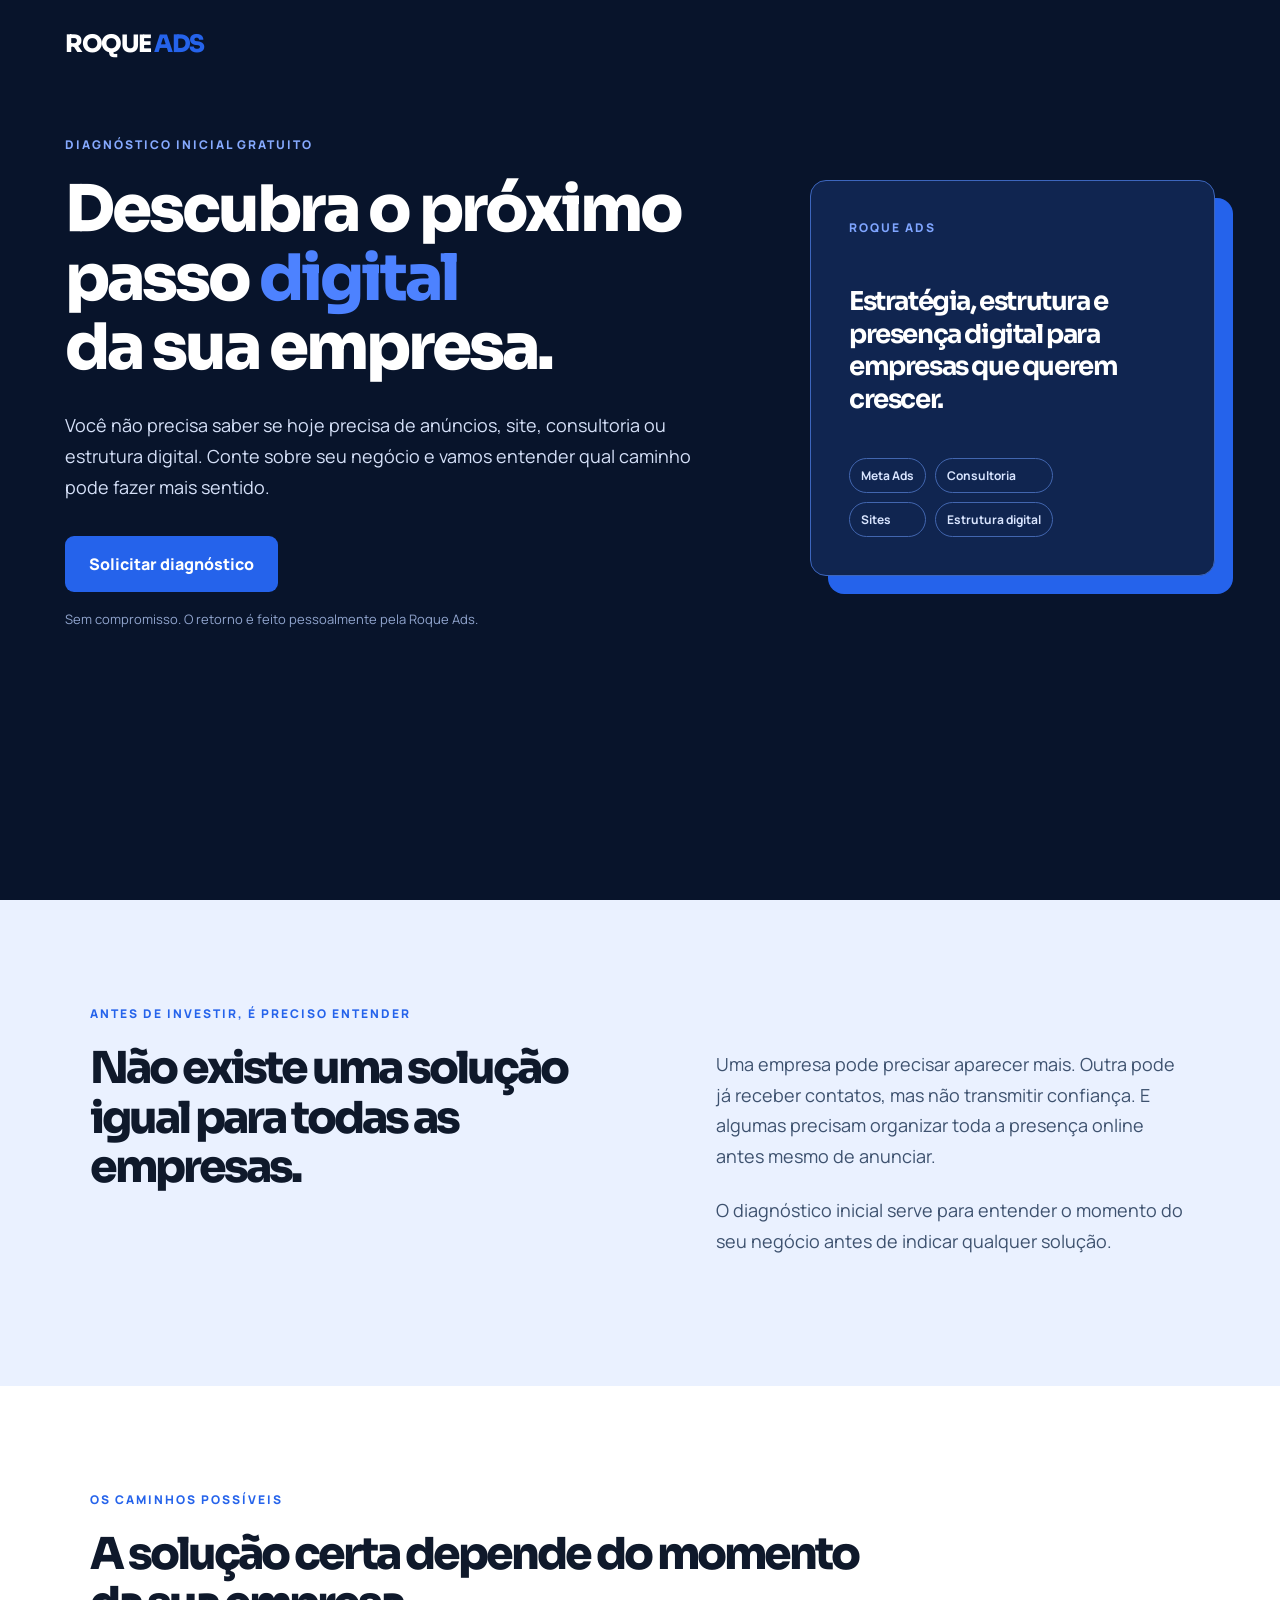
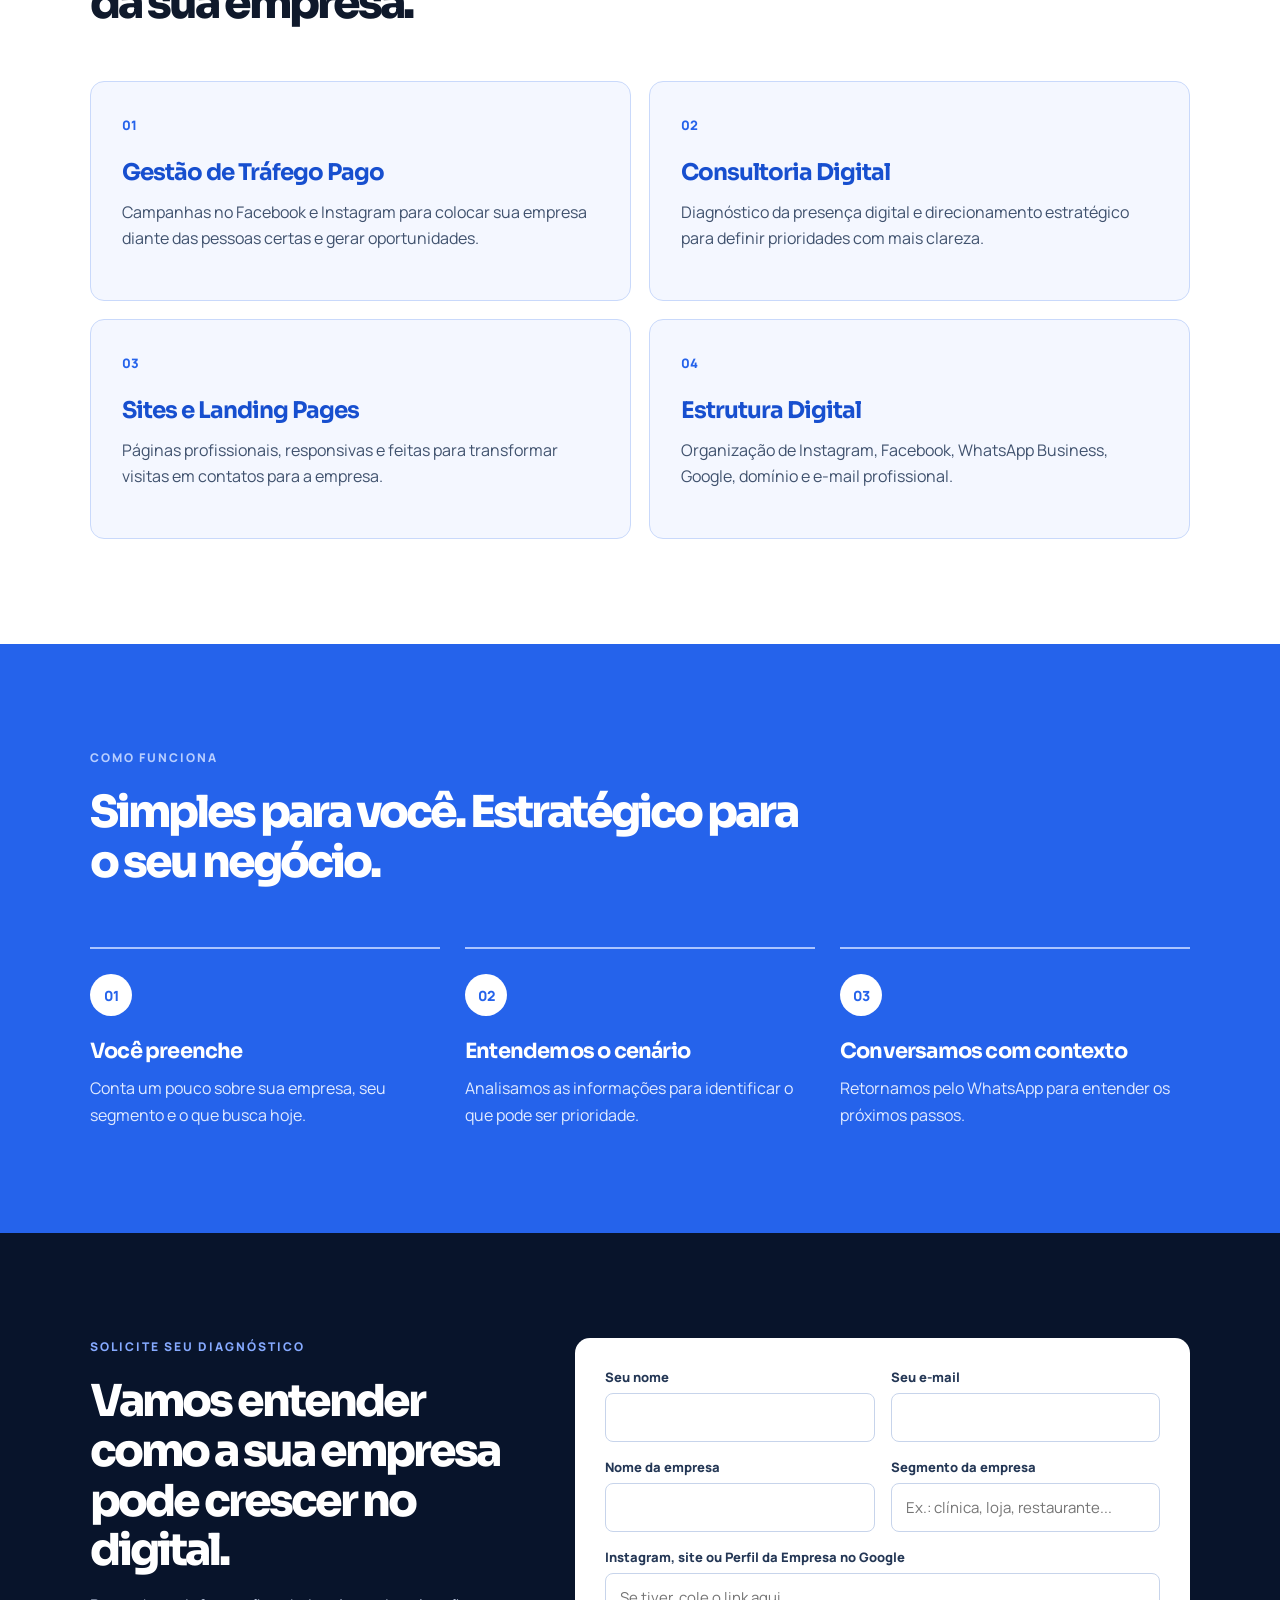
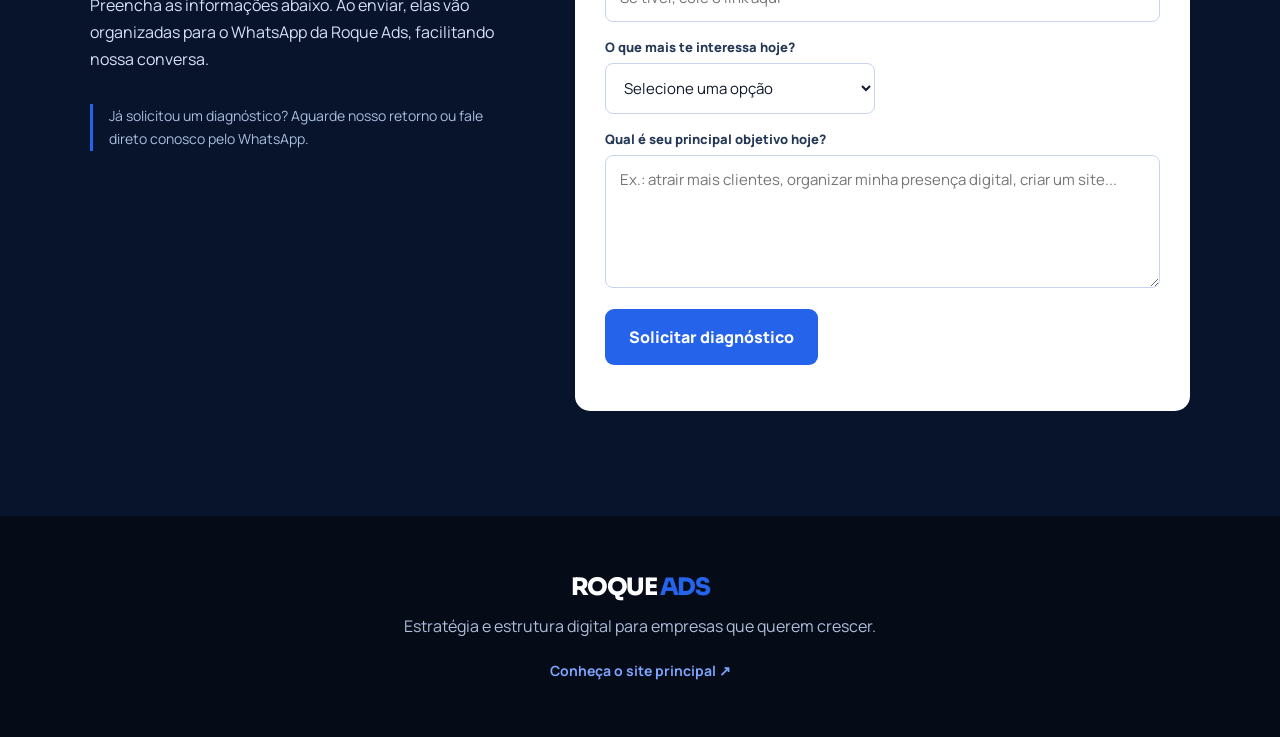
<file: diagnostico/index.html>
<!DOCTYPE html>
<html lang="pt-BR">
<head>
  <meta charset="UTF-8">
  <meta name="viewport" content="width=device-width, initial-scale=1.0">

  <title>Diagnóstico Inicial | Roque Ads</title>

  <meta
    name="description"
    content="Conte sobre sua empresa e solicite um diagnóstico inicial para entender qual solução digital faz mais sentido para o seu negócio."
  >

  <link rel="icon" type="image/svg+xml" href="../favicon.svg">

  <link rel="preconnect" href="https://fonts.googleapis.com">
  <link rel="preconnect" href="https://fonts.gstatic.com" crossorigin>

  <link
    href="https://fonts.googleapis.com/css2?family=Manrope:wght@400;500;600;700;800&family=Sora:wght@600;700;800&display=swap"
    rel="stylesheet"
  >

  <link rel="stylesheet" href="estilo.css">
</head>

<body id="topo">
  <header class="cabecalho">
    <a
      class="logo"
      href="https://roqueads.com.br/"
      aria-label="Voltar para o site da Roque Ads"
    >
      <span>ROQUE</span> ADS
    </a>
  </header>

  <main>
    <section class="hero">
      <div class="hero-conteudo">
        <div class="hero-texto">
          <p class="sobretitulo">DIAGNÓSTICO INICIAL GRATUITO</p>

          <h1>
            Descubra o próximo<br>
            passo <span class="destaque-digital">digital</span><br>
            da sua empresa.
          </h1>

          <p>
            Você não precisa saber se hoje precisa de anúncios, site,
            consultoria ou estrutura digital. Conte sobre seu negócio e
            vamos entender qual caminho pode fazer mais sentido.
          </p>

      <button
  class="botao"
  type="button"
  onclick="document.getElementById('diagnostico').scrollIntoView({ behavior: 'smooth' })"
>
  Solicitar diagnóstico
</button>

          <p class="aviso">
            Sem compromisso. O retorno é feito pessoalmente pela Roque Ads.
          </p>
        </div>

        <div class="hero-card">
          <p>ROQUE ADS</p>

          <strong>
            Estratégia, estrutura e presença digital para empresas que querem crescer.
          </strong>

          <div class="hero-servicos">
            <span>Meta Ads</span>
            <span>Consultoria</span>
            <span>Sites</span>
            <span>Estrutura digital</span>
          </div>
        </div>
      </div>
    </section>

    <section class="contexto">
      <div class="contexto-intro">
        <p class="sobretitulo">ANTES DE INVESTIR, É PRECISO ENTENDER</p>

        <h2>
          Não existe uma solução igual para todas as empresas.
        </h2>
      </div>

      <div class="contexto-texto">
        <p>
          Uma empresa pode precisar aparecer mais. Outra pode já receber
          contatos, mas não transmitir confiança. E algumas precisam organizar
          toda a presença online antes mesmo de anunciar.
        </p>

        <p>
          O diagnóstico inicial serve para entender o momento do seu negócio
          antes de indicar qualquer solução.
        </p>
      </div>
    </section>

    <section class="solucoes">
      <div class="titulo-secao">
        <p class="sobretitulo">OS CAMINHOS POSSÍVEIS</p>

        <h2>
          A solução certa depende do momento da sua empresa.
        </h2>
      </div>

      <div class="cards-servicos">
        <article class="card">
          <span>01</span>

          <h3>Gestão de Tráfego Pago</h3>

          <p>
            Campanhas no Facebook e Instagram para colocar sua empresa
            diante das pessoas certas e gerar oportunidades.
          </p>
        </article>

        <article class="card">
          <span>02</span>

          <h3>Consultoria Digital</h3>

          <p>
            Diagnóstico da presença digital e direcionamento estratégico
            para definir prioridades com mais clareza.
          </p>
        </article>

        <article class="card">
          <span>03</span>

          <h3>Sites e Landing Pages</h3>

          <p>
            Páginas profissionais, responsivas e feitas para transformar
            visitas em contatos para a empresa.
          </p>
        </article>

        <article class="card">
          <span>04</span>

          <h3>Estrutura Digital</h3>

          <p>
            Organização de Instagram, Facebook, WhatsApp Business, Google,
            domínio e e-mail profissional.
          </p>
        </article>
      </div>
    </section>

    <section class="processo">
      <div class="titulo-secao">
        <p class="sobretitulo">COMO FUNCIONA</p>

        <h2>
          Simples para você. Estratégico para o seu negócio.
        </h2>
      </div>

      <div class="passos">
        <article>
          <span>01</span>

          <h3>Você preenche</h3>

          <p>
            Conta um pouco sobre sua empresa, seu segmento e o que busca hoje.
          </p>
        </article>

        <article>
          <span>02</span>

          <h3>Entendemos o cenário</h3>

          <p>
            Analisamos as informações para identificar o que pode ser prioridade.
          </p>
        </article>

        <article>
          <span>03</span>

          <h3>Conversamos com contexto</h3>

          <p>
            Retornamos pelo WhatsApp para entender os próximos passos.
          </p>
        </article>
      </div>
    </section>

    <section class="diagnostico" id="diagnostico">
      <div class="diagnostico-texto">
        <p class="sobretitulo">SOLICITE SEU DIAGNÓSTICO</p>

        <h2>
          Vamos entender como a sua empresa pode crescer no digital.
        </h2>

        <p>
          Preencha as informações abaixo. Ao enviar, elas vão organizadas
          para o WhatsApp da Roque Ads, facilitando nossa conversa.
        </p>

        <p class="aviso-diagnostico">
          Já solicitou um diagnóstico? Aguarde nosso retorno ou fale direto
          conosco pelo WhatsApp.
        </p>
      </div>

      <form class="formulario" id="formulario-diagnostico">
        <div class="campo">
          <label for="nome">Seu nome</label>
          <input type="text" id="nome" required>
        </div>

        <div class="campo">
          <label for="email">Seu e-mail</label>
          <input type="email" id="email" required>
        </div>

        <div class="campo">
          <label for="empresa">Nome da empresa</label>
          <input type="text" id="empresa" required>
        </div>

        <div class="campo">
          <label for="segmento">Segmento da empresa</label>

          <input
            type="text"
            id="segmento"
            placeholder="Ex.: clínica, loja, restaurante..."
            required
          >
        </div>

        <div class="campo campo-completo">
          <label for="link">
            Instagram, site ou Perfil da Empresa no Google
          </label>

          <input
            type="text"
            id="link"
            placeholder="Se tiver, cole o link aqui"
          >
        </div>

        <div class="campo">
          <label for="servico">
            O que mais te interessa hoje?
          </label>

          <select id="servico" required>
            <option value="" selected disabled>Selecione uma opção</option>
            <option>Gestão de Tráfego Pago</option>
            <option>Consultoria Digital</option>
            <option>Sites e Landing Pages</option>
            <option>Estrutura Digital</option>
            <option>Não sei ainda, preciso de direcionamento</option>
          </select>
        </div>

        <div class="campo campo-completo">
          <label for="objetivo">
            Qual é seu principal objetivo hoje?
          </label>

          <textarea
            id="objetivo"
            rows="5"
            placeholder="Ex.: atrair mais clientes, organizar minha presença digital, criar um site..."
            required
          ></textarea>
        </div>

        <button class="botao botao-formulario" type="submit">
          Solicitar diagnóstico
        </button>

        <p
          class="mensagem-formulario"
          id="mensagem-formulario"
        ></p>
      </form>
    </section>
  </main>

  <footer class="rodape">
    <a class="logo" href="#topo">
      <span>ROQUE</span> ADS
    </a>

    <p>
      Estratégia e estrutura digital para empresas que querem crescer.
    </p>

    <a href="https://roqueads.com.br/">
      Conheça o site principal ↗
    </a>
  </footer>

  <script src="script.js"></script>
  <script>
  document.querySelectorAll('a[href^="#"]').forEach((link) => {
    link.addEventListener("click", (event) => {
      const destino = document.querySelector(link.getAttribute("href"));

      if (!destino) return;

      event.preventDefault();

      destino.scrollIntoView({
        behavior: "smooth",
        block: "start"
      });

      history.replaceState(
        null,
        "",
        window.location.pathname + window.location.search
      );
    });
  });
</script>
</body>
</html>
</file>
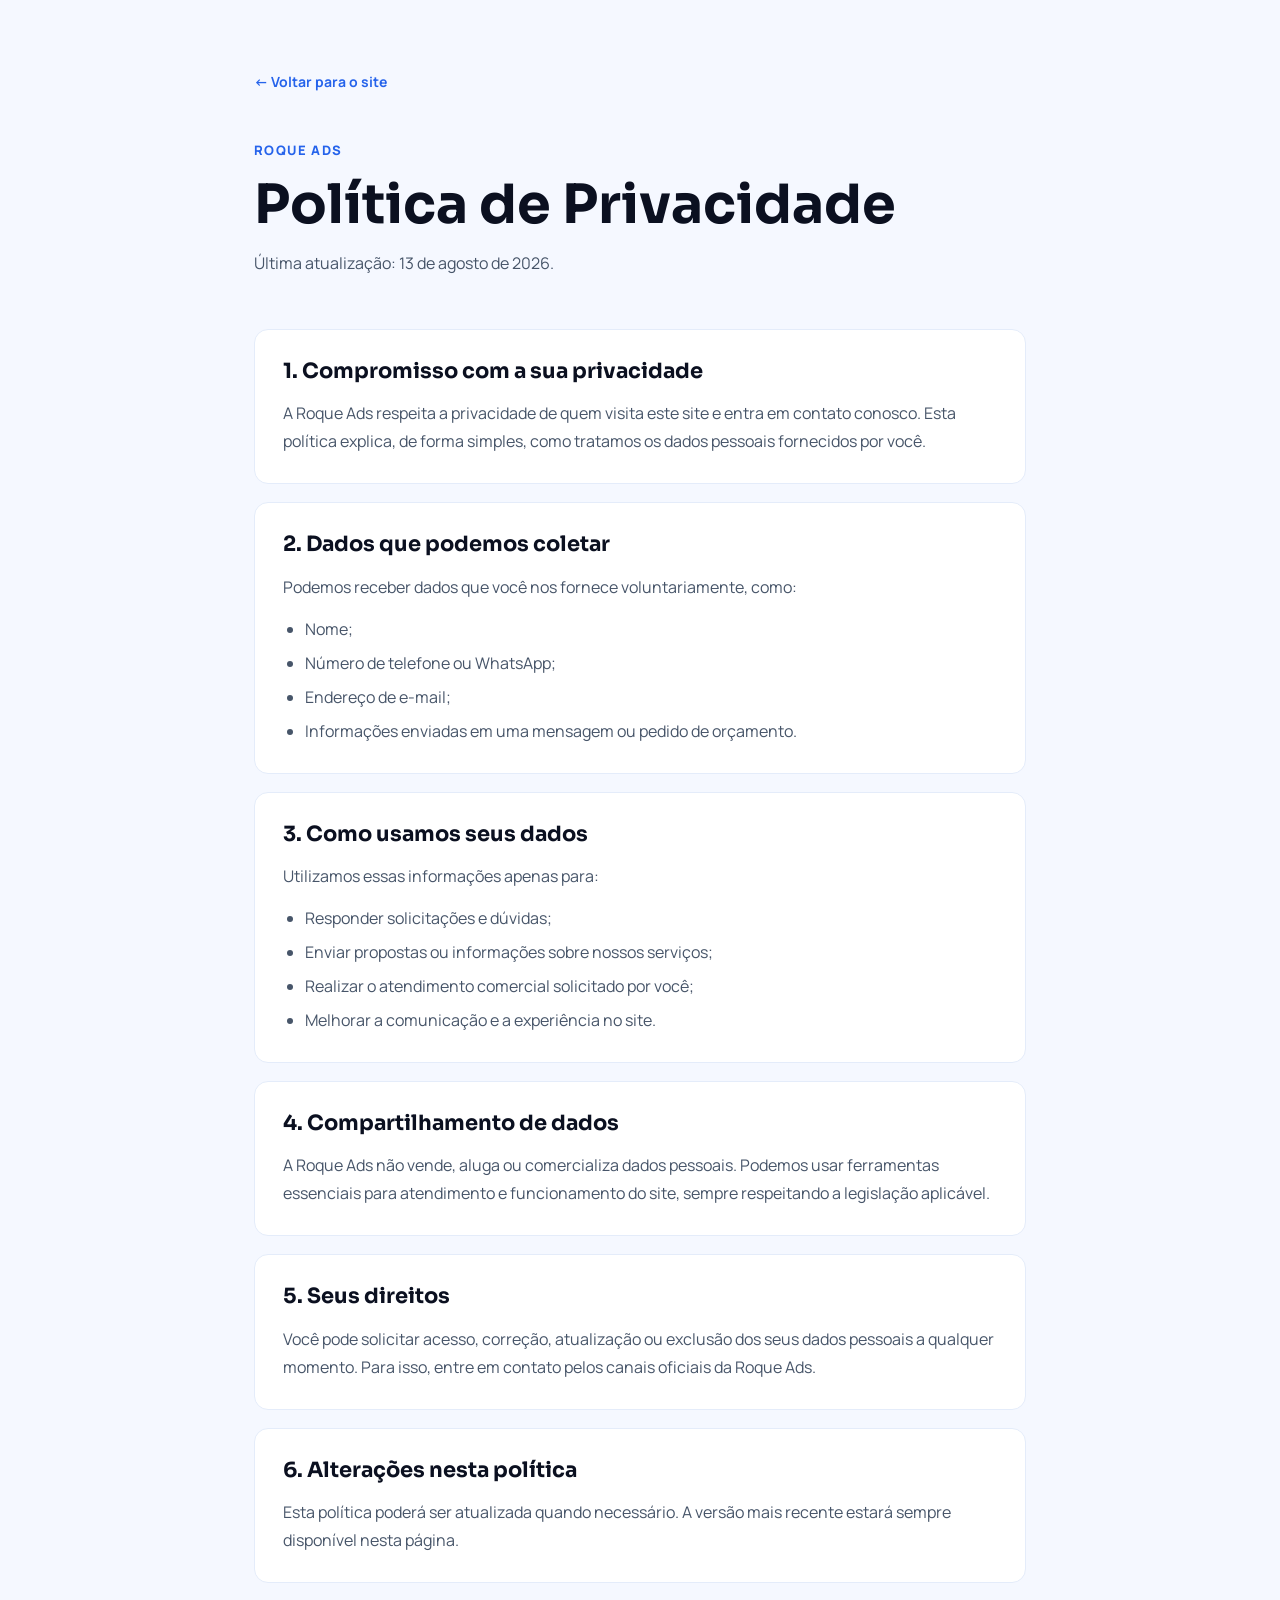
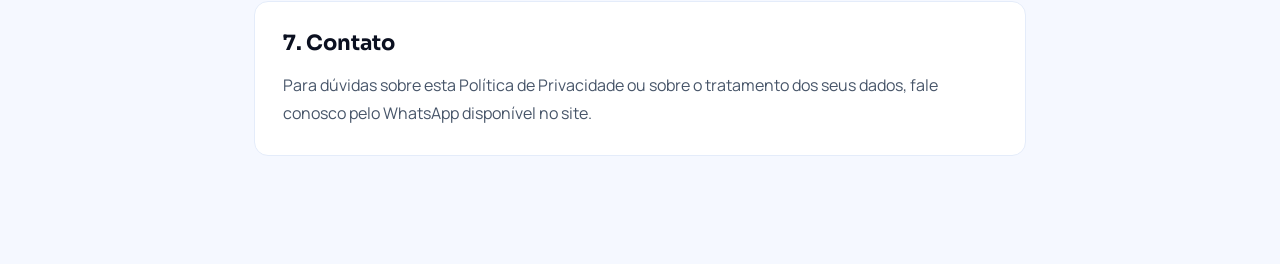
<file: privacidade.html>
<!DOCTYPE html>
<html lang="pt-BR">
<head>
  <meta charset="UTF-8">
  <meta name="viewport" content="width=device-width, initial-scale=1.0">
  <title>Política de Privacidade | Roque Ads</title>

  <link rel="preconnect" href="https://fonts.googleapis.com">
  <link rel="preconnect" href="https://fonts.gstatic.com" crossorigin>
  <link href="https://fonts.googleapis.com/css2?family=Manrope:wght@400;500;600;700;800&family=Sora:wght@600;700;800&display=swap" rel="stylesheet">

  <link rel="stylesheet" href="style.css">
</head>

<body class="pagina-legal">
  <main class="legal">
    <a class="voltar-inicio" href="index.html">← Voltar para o site</a>

    <p class="sobretitulo">ROQUE ADS</p>
    <h1>Política de Privacidade</h1>

    <p class="legal-atualizacao">Última atualização: 13 de agosto de 2026.</p>

    <section>
      <h2>1. Compromisso com a sua privacidade</h2>
      <p>
        A Roque Ads respeita a privacidade de quem visita este site e entra em
        contato conosco. Esta política explica, de forma simples, como tratamos
        os dados pessoais fornecidos por você.
      </p>
    </section>

    <section>
      <h2>2. Dados que podemos coletar</h2>
      <p>Podemos receber dados que você nos fornece voluntariamente, como:</p>
      <ul>
        <li>Nome;</li>
        <li>Número de telefone ou WhatsApp;</li>
        <li>Endereço de e-mail;</li>
        <li>Informações enviadas em uma mensagem ou pedido de orçamento.</li>
      </ul>
    </section>

    <section>
      <h2>3. Como usamos seus dados</h2>
      <p>Utilizamos essas informações apenas para:</p>
      <ul>
        <li>Responder solicitações e dúvidas;</li>
        <li>Enviar propostas ou informações sobre nossos serviços;</li>
        <li>Realizar o atendimento comercial solicitado por você;</li>
        <li>Melhorar a comunicação e a experiência no site.</li>
      </ul>
    </section>

    <section>
      <h2>4. Compartilhamento de dados</h2>
      <p>
        A Roque Ads não vende, aluga ou comercializa dados pessoais. Podemos
        usar ferramentas essenciais para atendimento e funcionamento do site,
        sempre respeitando a legislação aplicável.
      </p>
    </section>

    <section>
      <h2>5. Seus direitos</h2>
      <p>
        Você pode solicitar acesso, correção, atualização ou exclusão dos seus
        dados pessoais a qualquer momento. Para isso, entre em contato pelos
        canais oficiais da Roque Ads.
      </p>
    </section>

    <section>
      <h2>6. Alterações nesta política</h2>
      <p>
        Esta política poderá ser atualizada quando necessário. A versão mais
        recente estará sempre disponível nesta página.
      </p>
    </section>

    <section>
      <h2>7. Contato</h2>
      <p>
        Para dúvidas sobre esta Política de Privacidade ou sobre o tratamento
        dos seus dados, fale conosco pelo WhatsApp disponível no site.
      </p>
    </section>
  </main>
</body>
</html>
</file>
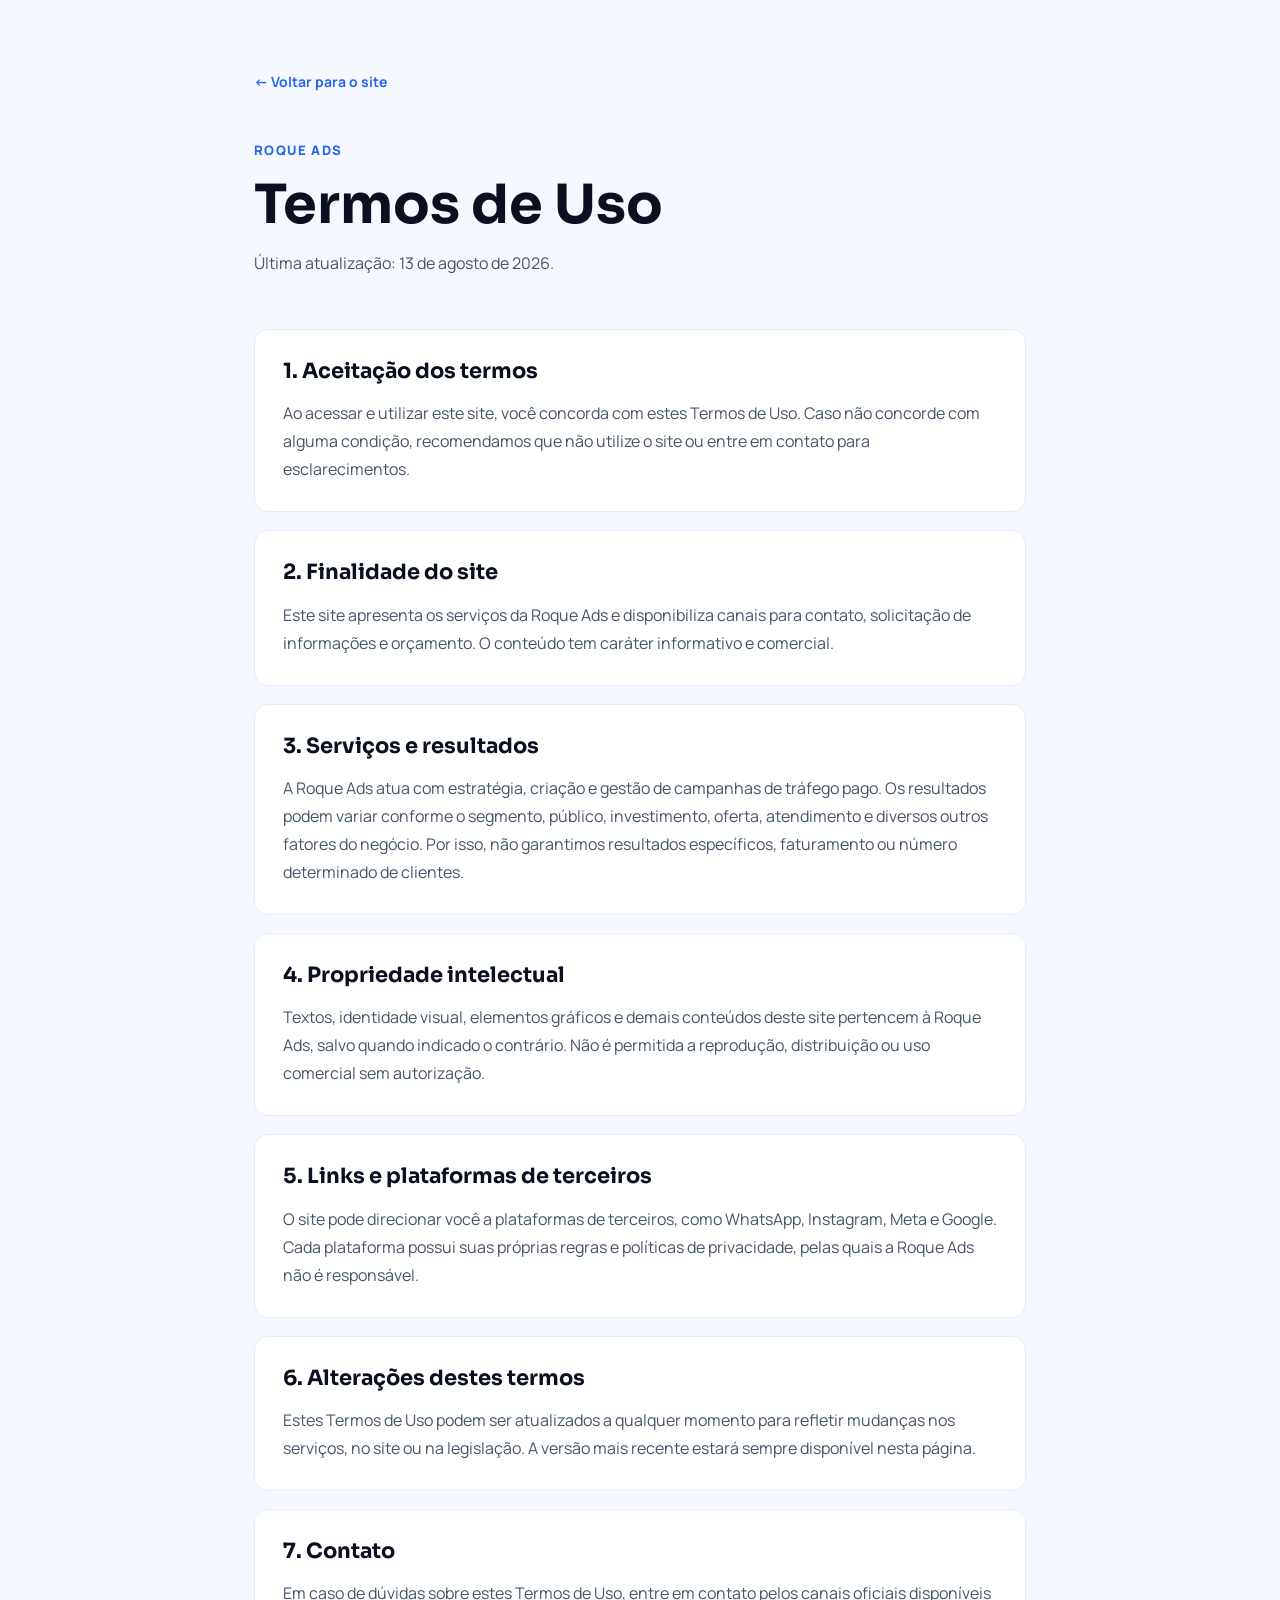
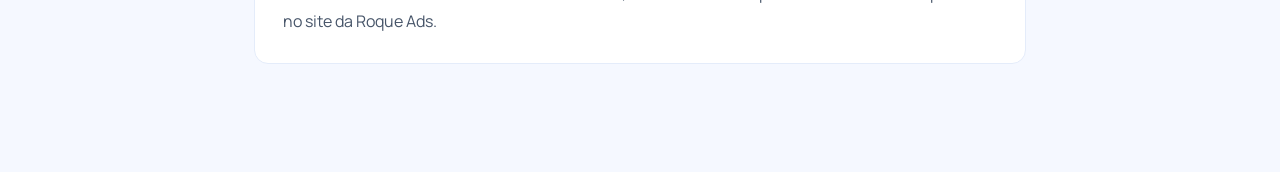
<file: termos.html>
<!DOCTYPE html>
<html lang="pt-BR">
<head>
  <meta charset="UTF-8">
  <meta name="viewport" content="width=device-width, initial-scale=1.0">
  <title>Termos de Uso | Roque Ads</title>

  <link rel="preconnect" href="https://fonts.googleapis.com">
  <link rel="preconnect" href="https://fonts.gstatic.com" crossorigin>
  <link href="https://fonts.googleapis.com/css2?family=Manrope:wght@400;500;600;700;800&family=Sora:wght@600;700;800&display=swap" rel="stylesheet">

  <link rel="stylesheet" href="style.css">
</head>

<body class="pagina-legal">
  <main class="legal">
    <a class="voltar-inicio" href="index.html">← Voltar para o site</a>

    <p class="sobretitulo">ROQUE ADS</p>
    <h1>Termos de Uso</h1>

    <p class="legal-atualizacao">Última atualização: 13 de agosto de 2026.</p>

    <section>
      <h2>1. Aceitação dos termos</h2>
      <p>
        Ao acessar e utilizar este site, você concorda com estes Termos de Uso.
        Caso não concorde com alguma condição, recomendamos que não utilize o
        site ou entre em contato para esclarecimentos.
      </p>
    </section>

    <section>
      <h2>2. Finalidade do site</h2>
      <p>
        Este site apresenta os serviços da Roque Ads e disponibiliza canais para
        contato, solicitação de informações e orçamento. O conteúdo tem caráter
        informativo e comercial.
      </p>
    </section>

    <section>
      <h2>3. Serviços e resultados</h2>
      <p>
        A Roque Ads atua com estratégia, criação e gestão de campanhas de
        tráfego pago. Os resultados podem variar conforme o segmento, público,
        investimento, oferta, atendimento e diversos outros fatores do negócio.
        Por isso, não garantimos resultados específicos, faturamento ou número
        determinado de clientes.
      </p>
    </section>

    <section>
      <h2>4. Propriedade intelectual</h2>
      <p>
        Textos, identidade visual, elementos gráficos e demais conteúdos deste
        site pertencem à Roque Ads, salvo quando indicado o contrário. Não é
        permitida a reprodução, distribuição ou uso comercial sem autorização.
      </p>
    </section>

    <section>
      <h2>5. Links e plataformas de terceiros</h2>
      <p>
        O site pode direcionar você a plataformas de terceiros, como WhatsApp,
        Instagram, Meta e Google. Cada plataforma possui suas próprias regras e
        políticas de privacidade, pelas quais a Roque Ads não é responsável.
      </p>
    </section>

    <section>
      <h2>6. Alterações destes termos</h2>
      <p>
        Estes Termos de Uso podem ser atualizados a qualquer momento para
        refletir mudanças nos serviços, no site ou na legislação. A versão mais
        recente estará sempre disponível nesta página.
      </p>
    </section>

    <section>
      <h2>7. Contato</h2>
      <p>
        Em caso de dúvidas sobre estes Termos de Uso, entre em contato pelos
        canais oficiais disponíveis no site da Roque Ads.
      </p>
    </section>
  </main>
</body>
</html>
</file>
<file: style.css>
* {
  box-sizing: border-box;
  margin: 0;
  padding: 0;
}

html {
  scroll-behavior: smooth;
}

body {
  background-color: #ffffff;
  color: #111827;
  font-family: Arial, sans-serif;
}

.cabecalho {
  align-items: center;
  display: flex;
  justify-content: space-between;
  margin: 0 auto;
  max-width: 1150px;
  padding: 28px 24px;
}

.logo {
  color: #111827;
  font-size: 20px;
  font-weight: bold;
  letter-spacing: 1px;
  text-decoration: none;
}

.logo span {
  color: #2563eb;
}

.menu {
  display: flex;
  gap: 28px;
}

.menu a {
  color: #374151;
  font-size: 15px;
  text-decoration: none;
  transition: color 0.2s ease;
}

.menu a:hover {
  color: #2563eb;
}

.hero {
  margin: 0 auto;
  max-width: 900px;
  padding: 135px 24px;
  text-align: center;
}

.sobretitulo {
  color: #2563eb;
  font-size: 13px;
  font-weight: bold;
  letter-spacing: 2px;
  margin-bottom: 20px;
}

h1 {
  color: #111827;
  font-size: 60px;
  line-height: 1.08;
  margin-bottom: 24px;
}

h1 span {
  color: #2563eb;
}

.descricao {
  color: #4b5563;
  font-size: 19px;
  line-height: 1.6;
  margin: 0 auto 36px;
  max-width: 650px;
}

.botao {
  background-color: #2563eb;
  border-radius: 8px;
  color: #ffffff;
  display: inline-block;
  font-weight: bold;
  padding: 16px 24px;
  text-decoration: none;
  transition: transform 0.2s ease, box-shadow 0.2s ease;
}

.botao:hover {
  box-shadow: 0 10px 24px rgba(37, 99, 235, 0.25);
  transform: translateY(-3px);
}

.servicos {
  background-color: #f8fafc;
  padding: 100px 24px;
  text-align: center;
}

h2 {
  color: #111827;
  font-size: 38px;
  line-height: 1.2;
  margin: 0 auto 48px;
  max-width: 650px;
}

.cards {
  display: grid;
  gap: 20px;
grid-template-columns: repeat(2, 1fr);
  margin: 0 auto;
  max-width: 1100px;
}

.card {
  background-color: #eaf2ff;
  border: 1px solid #cfe0ff;
  border-radius: 12px;
  display: flex;
  flex-direction: column;
  min-height: 390px;
  padding: 18px;
  text-align: left;
  transition: border-color 0.25s ease, box-shadow 0.25s ease, transform 0.25s ease;
}

.card:hover {
  border-color: #2563eb;
  box-shadow: 0 16px 38px rgba(37, 99, 235, 0.1);
  transform: translateY(-8px);
}

.card h3 {
  color: #1d4ed8;
  font-size: 21px;
  margin: 8px 6px 14px;
}

.card-servico-tag {
  color: #2563eb;
  font-size: 11px;
  font-weight: 800;
  letter-spacing: 0.55px;
  margin: -4px 6px 10px;
  text-transform: uppercase;
}

.card p {
  color: #374151;
  line-height: 1.6;
  margin-left: 6px;
  margin-right: 6px;
}

.card-servico {
  cursor: pointer;
}

.card-ilustracao {
  aspect-ratio: 520 / 230;
  background:
    radial-gradient(circle at 78% 22%, rgba(65, 117, 255, 0.18), transparent 32%),
    linear-gradient(145deg, #071327, #0a1833);
  border: 1px solid rgba(79, 131, 255, 0.25);
  border-radius: 11px;
  box-shadow: inset 0 0 30px rgba(37, 99, 235, 0.06);
  margin-bottom: 20px;
  overflow: hidden;
  position: relative;
}

.card-ilustracao svg {
  display: block;
  height: 100%;
  transform: scale(1);
  transition: transform 0.45s cubic-bezier(0.22, 1, 0.36, 1);
  width: 100%;
}

.card-servico:hover .card-ilustracao svg,
.card-servico:focus-visible .card-ilustracao svg {
  transform: scale(1.025);
}

.ilustra-grade {
  fill: none;
  opacity: 0.7;
  stroke: rgba(106, 147, 235, 0.1);
  stroke-width: 1;
}

.ilustra-painel {
  fill: rgba(11, 28, 60, 0.92);
  stroke: rgba(92, 139, 244, 0.48);
  stroke-width: 1.5;
}

.ilustra-superficie {
  fill: rgba(44, 91, 186, 0.18);
  stroke: rgba(104, 151, 255, 0.28);
  stroke-width: 1.4;
}

.ilustra-linha-suave,
.ilustra-base,
.ilustra-conexao {
  fill: none;
  stroke: #6078a9;
  stroke-linecap: round;
  stroke-width: 2;
}

.ilustra-conexao {
  opacity: 0.7;
  stroke: #3f6ecb;
}

.ilustra-barra {
  fill: none;
  filter: drop-shadow(0 0 4px rgba(79, 131, 255, 0.65));
  stroke: #4f83ff;
  stroke-linecap: round;
  stroke-width: 8;
}

.ilustra-neon,
.ilustra-neon-forte {
  fill: none;
  filter: drop-shadow(0 0 5px rgba(79, 131, 255, 0.78));
  stroke: #4f83ff;
  stroke-linecap: round;
  stroke-linejoin: round;
  stroke-width: 2.6;
}

.ilustra-neon-forte {
  stroke: #a8c5ff;
  stroke-width: 3;
}

.ilustra-rota-card {
  animation: fluxo-ilustracao-card 7s linear infinite;
  stroke-dasharray: 7 9;
}

.ilustra-alvo,
.ilustra-alvo-suave {
  fill: rgba(37, 99, 235, 0.05);
  stroke: rgba(79, 131, 255, 0.75);
  stroke-width: 1.8;
}

.ilustra-alvo-suave {
  fill: rgba(37, 99, 235, 0.055);
  stroke: rgba(79, 131, 255, 0.2);
}

.ilustra-neon-fill {
  fill: #dce8ff;
  filter: drop-shadow(0 0 7px rgba(79, 131, 255, 0.95));
  stroke: #4f83ff;
  stroke-width: 3;
}

.ilustra-ponto,
.ilustra-ponto-suave {
  fill: #5d8dff;
  filter: drop-shadow(0 0 4px rgba(79, 131, 255, 0.85));
}

.ilustra-ponto-suave {
  fill: #7288b7;
  filter: none;
}

.ilustra-bloco,
.ilustra-bloco-suave,
.ilustra-botao {
  fill: #5f8fff;
}

.ilustra-bloco-suave {
  fill: #526a9e;
  opacity: 0.75;
}

.ilustra-botao {
  filter: drop-shadow(0 0 5px rgba(79, 131, 255, 0.55));
}

@keyframes fluxo-ilustracao-card {
  to {
    stroke-dashoffset: -160;
  }
}

.card-servico:focus-visible {
  border-color: #2563eb;
  box-shadow: 0 0 0 4px rgba(37, 99, 235, 0.18);
}

.card-servico:active {
  transform: translateY(-3px) scale(0.992);
}

.card-acao {
  align-items: center;
  color: #1d4ed8;
  display: flex;
  font-size: 13px;
  font-weight: 800;
  gap: 8px;
  margin: auto 6px 0;
  padding-top: 24px;
}

.card-acao span {
  font-size: 17px;
  transition: transform 0.25s ease;
}

.card-servico:hover .card-acao span,
.card-servico:focus-visible .card-acao span {
  transform: translate(3px, -3px);
}

body.modal-aberto {
  overflow: hidden;
}

.modal-servico[hidden] {
  display: none;
}

.modal-servico {
  display: grid;
  inset: 0;
  opacity: 0;
  padding: 24px;
  place-items: center;
  position: fixed;
  transition: opacity 0.26s ease, visibility 0.26s ease;
  visibility: hidden;
  z-index: 3000;
}

.modal-servico.aberto {
  opacity: 1;
  visibility: visible;
}

.modal-servico-fundo {
  background: rgba(4, 12, 28, 0.74);
  backdrop-filter: blur(7px);
  inset: 0;
  position: absolute;
}

.modal-servico-painel {
  background: #ffffff;
  border: 1px solid #dbeafe;
  border-radius: 22px;
  box-shadow: 0 28px 85px rgba(4, 12, 28, 0.32);
  max-height: calc(100vh - 48px);
  max-width: 860px;
  opacity: 0;
  overflow-y: auto;
  padding: 48px;
  position: relative;
  transform: translateY(18px) scale(0.975);
  transition: opacity 0.26s ease, transform 0.26s ease;
  width: 100%;
  z-index: 1;
}

.modal-servico.aberto .modal-servico-painel {
  opacity: 1;
  transform: translateY(0) scale(1);
}

.modal-servico-fechar {
  align-items: center;
  background: #eff5ff;
  border: 1px solid #dbeafe;
  border-radius: 50%;
  color: #1d4ed8;
  cursor: pointer;
  display: flex;
  font-family: Arial, sans-serif;
  font-size: 26px;
  height: 40px;
  justify-content: center;
  line-height: 1;
  position: absolute;
  right: 22px;
  top: 22px;
  transition: background-color 0.2s ease, color 0.2s ease, transform 0.2s ease;
  width: 40px;
}

.modal-servico-fechar:hover {
  background: #2563eb;
  color: #ffffff;
  transform: rotate(4deg);
}

.modal-servico-etiqueta {
  color: #2563eb;
  font-size: 12px;
  font-weight: 800;
  letter-spacing: 2px;
  margin: 0 56px 16px 0;
}

.modal-servico-painel h3 {
  color: #0f172a;
  font-family: "Sora", Arial, sans-serif;
  font-size: 36px;
  letter-spacing: -1.3px;
  line-height: 1.16;
  margin: 0 56px 18px 0;
}

.modal-servico-imagem {
  margin: 26px 0 28px;
}

.modal-servico-imagem .card-ilustracao {
  margin: 0;
}

.modal-servico-imagem .comparacao-preview {
  aspect-ratio: 520 / 230;
  border-radius: 11px;
  margin: 0;
  width: 100%;
}

.modal-servico-resumo {
  color: #475569;
  font-size: 15px;
  line-height: 1.68;
  margin: 0;
}

.modal-servico-grid {
  display: grid;
  gap: 24px;
  grid-template-columns: repeat(2, minmax(0, 1fr));
  margin-bottom: 34px;
}

.modal-servico-explicacao > span,
.modal-servico-ideal > span {
  color: #1e293b;
  display: block;
  font-size: 13px;
  font-weight: 800;
  letter-spacing: 0.4px;
  margin-bottom: 14px;
}

.modal-servico-explicacao,
.modal-servico-ideal {
  background: #f8fafc;
  border: 1px solid #dbeafe;
  border-radius: 14px;
  padding: 24px;
}

.modal-servico-ideal {
  background: #eff5ff;
}

.modal-servico-ideal p {
  color: #334155;
  font-size: 15px;
  line-height: 1.68;
  margin: 0;
}

.modal-servico-cta {
  padding: 14px 20px;
}

.modal-sites[hidden],
.modal-site-painel[hidden],
.modal-servico-grid[hidden],
.comparacao-web-painel[hidden] {
  display: none;
}

.modal-sites {
  margin-bottom: 34px;
}

.modal-sites-abas {
  background: #edf4ff;
  border: 1px solid #dbeafe;
  border-radius: 12px;
  display: grid;
  gap: 5px;
  grid-template-columns: repeat(2, minmax(0, 1fr));
  margin-bottom: 20px;
  padding: 5px;
}

.modal-site-aba {
  background: transparent;
  border: 0;
  border-radius: 8px;
  color: #52627b;
  cursor: pointer;
  font: inherit;
  font-size: 13px;
  font-weight: 800;
  padding: 12px 16px;
  transition: background-color 0.22s ease, box-shadow 0.22s ease, color 0.22s ease;
}

.modal-site-aba:hover {
  color: #1d4ed8;
}

.modal-site-aba.ativo {
  background: #ffffff;
  box-shadow: 0 5px 16px rgba(30, 64, 175, 0.1);
  color: #1d4ed8;
}

.modal-site-aba:focus-visible {
  outline: 3px solid rgba(37, 99, 235, 0.22);
  outline-offset: 2px;
}

.modal-site-painel {
  animation: entrada-painel-web 0.36s cubic-bezier(0.22, 1, 0.36, 1) both;
  display: grid;
  gap: 24px;
  grid-template-columns: repeat(2, minmax(0, 1fr));
}

.modal-site-painel > div {
  background: #f8fafc;
  border: 1px solid #dbeafe;
  border-radius: 14px;
  padding: 24px;
}

.modal-site-painel > div:last-child {
  background: #eff5ff;
}

.modal-site-painel span {
  color: #1e293b;
  display: block;
  font-size: 13px;
  font-weight: 800;
  letter-spacing: 0.4px;
  margin-bottom: 14px;
}

.modal-site-painel p {
  color: #475569;
  font-size: 15px;
  line-height: 1.68;
  margin: 0;
}

@media (max-width: 680px) {
  .modal-servico {
    align-items: end;
    padding: 12px;
  }

  .modal-servico-painel {
    border-radius: 20px;
    max-height: calc(100vh - 24px);
    padding: 38px 24px 28px;
  }

  .modal-servico-fechar {
    right: 16px;
    top: 16px;
  }

  .modal-servico-painel h3 {
    font-size: 29px;
    letter-spacing: -0.8px;
  }

  .modal-servico-resumo {
    font-size: 16px;
  }

  .modal-servico-imagem {
    margin: 24px 0;
  }

  .modal-servico-grid {
    grid-template-columns: 1fr;
  }

  .modal-servico-cta {
    text-align: center;
    width: 100%;
  }

  .modal-site-painel {
    grid-template-columns: 1fr;
  }

  .modal-site-aba {
    font-size: 12px;
    padding: 11px 8px;
  }
}

/* Comparação entre site institucional e landing page */
.comparacao-web {
  background: #071327;
  color: #ffffff;
  overflow: hidden;
  padding: 110px 24px;
  position: relative;
}

.comparacao-web::before {
  background-image:
    linear-gradient(rgba(79, 131, 255, 0.045) 1px, transparent 1px),
    linear-gradient(90deg, rgba(79, 131, 255, 0.045) 1px, transparent 1px);
  background-size: 72px 72px;
  content: "";
  inset: 0;
  pointer-events: none;
  position: absolute;
}

.comparacao-web-cabecalho,
.comparacao-web-abas,
.comparacao-web-paineis,
.comparacao-web-resumo {
  margin-left: auto;
  margin-right: auto;
  max-width: 1100px;
  position: relative;
  z-index: 1;
}

.comparacao-web-cabecalho {
  margin-bottom: 52px;
  text-align: center;
}

.comparacao-web-cabecalho .sobretitulo {
  color: #7ea6ff;
}

.comparacao-web-cabecalho h2 {
  color: #ffffff;
  margin-bottom: 22px;
  max-width: 760px;
}

.comparacao-web-cabecalho > p:not(.sobretitulo) {
  color: #aebfdf;
  font-size: 17px;
  line-height: 1.7;
  margin: 0 auto;
  max-width: 680px;
}

.comparacao-web-abas {
  display: grid;
  gap: 24px;
  grid-template-columns: repeat(2, minmax(0, 1fr));
}

.comparacao-web-card {
  appearance: none;
  background: #0a1933;
  border: 1px solid rgba(102, 145, 235, 0.24);
  border-radius: 18px;
  color: #ffffff;
  cursor: pointer;
  display: block;
  font: inherit;
  min-width: 0;
  padding: 18px 18px 26px;
  position: relative;
  text-align: left;
  transition: border-color 0.3s ease, box-shadow 0.3s ease, opacity 0.3s ease, transform 0.3s ease;
  width: 100%;
}

.comparacao-web-card:not(.ativo) {
  opacity: 0.72;
}

.comparacao-web-card:hover {
  border-color: rgba(102, 145, 235, 0.7);
  opacity: 1;
  transform: translateY(-4px);
}

.comparacao-web-card.ativo {
  border-color: #4f83ff;
  box-shadow:
    0 20px 50px rgba(0, 0, 0, 0.22),
    0 0 0 1px rgba(79, 131, 255, 0.16),
    0 0 28px rgba(37, 99, 235, 0.14);
  opacity: 1;
  transform: translateY(-6px);
}

.comparacao-web-card:focus-visible {
  outline: 3px solid rgba(126, 166, 255, 0.5);
  outline-offset: 4px;
}

.comparacao-preview {
  aspect-ratio: 520 / 230;
  background:
    radial-gradient(circle at 78% 22%, rgba(65, 117, 255, 0.2), transparent 31%),
    linear-gradient(145deg, #061126, #0c1e40);
  border: 1px solid rgba(101, 148, 255, 0.28);
  border-radius: 12px;
  box-shadow: inset 0 0 34px rgba(37, 99, 235, 0.07);
  display: block;
  margin-bottom: 24px;
  overflow: hidden;
  position: relative;
  width: 100%;
}

.preview-barra {
  align-items: center;
  border-bottom: 1px solid rgba(116, 153, 225, 0.2);
  display: flex;
  gap: 7px;
  height: 30px;
  left: 0;
  padding: 0 14px;
  position: absolute;
  right: 0;
  top: 0;
}

.preview-barra > span {
  background: #5973a6;
  border-radius: 50%;
  display: block;
  height: 5px;
  width: 5px;
}

.preview-barra > i {
  background: rgba(91, 119, 174, 0.28);
  border-radius: 999px;
  display: block;
  height: 6px;
  margin-left: 8px;
  width: 34%;
}

.preview-site-menu {
  align-items: center;
  display: flex;
  gap: 12px;
  left: 22px;
  position: absolute;
  right: 22px;
  top: 44px;
}

.preview-site-menu b {
  color: #dbe8ff;
  font-family: "Sora", Arial, sans-serif;
  font-size: 9px;
  letter-spacing: -0.4px;
  margin-right: auto;
}

.preview-site-menu i {
  background: #536b9e;
  border-radius: 999px;
  display: block;
  height: 4px;
  width: 28px;
}

.preview-site-menu em {
  background: #4f83ff;
  border-radius: 4px;
  box-shadow: 0 0 9px rgba(79, 131, 255, 0.55);
  display: block;
  height: 12px;
  width: 43px;
}

.preview-site-hero {
  display: grid;
  gap: 20px;
  grid-template-columns: 1.2fr 0.8fr;
  left: 35px;
  position: absolute;
  right: 35px;
  top: 76px;
}

.preview-site-copy,
.preview-landing-copy,
.preview-landing-form {
  display: block;
}

.preview-site-copy i,
.preview-landing-copy i {
  background: #7188b5;
  border-radius: 999px;
  display: block;
  height: 6px;
  margin-bottom: 9px;
}

.preview-site-copy i:first-child,
.preview-landing-copy i:first-child {
  background: #6b98ff;
  box-shadow: 0 0 8px rgba(79, 131, 255, 0.45);
  height: 11px;
  width: 78%;
}

.preview-site-copy i:nth-child(2) {
  width: 92%;
}

.preview-site-copy i:nth-child(3) {
  width: 65%;
}

.preview-site-copy b,
.preview-landing-copy b {
  background: #4f83ff;
  border-radius: 5px;
  box-shadow: 0 0 9px rgba(79, 131, 255, 0.55);
  display: block;
  height: 18px;
  margin-top: 15px;
  width: 70px;
}

.preview-site-imagem {
  background: rgba(40, 82, 171, 0.18);
  border: 1px solid rgba(94, 142, 248, 0.32);
  border-radius: 9px;
  display: block;
  min-height: 72px;
  overflow: hidden;
  position: relative;
}

.preview-site-imagem::before {
  background: radial-gradient(circle, rgba(108, 153, 255, 0.55), rgba(37, 99, 235, 0.05) 58%, transparent 60%);
  content: "";
  height: 76px;
  left: 50%;
  position: absolute;
  top: 50%;
  transform: translate(-50%, -50%);
  width: 76px;
}

.preview-site-imagem i {
  background: #6a98ff;
  border-radius: 50%;
  box-shadow: 0 0 8px rgba(79, 131, 255, 0.9);
  display: block;
  height: 7px;
  position: absolute;
  width: 7px;
}

.preview-site-imagem i:first-child {
  left: 27%;
  top: 31%;
}

.preview-site-imagem i:last-child {
  bottom: 26%;
  right: 25%;
}

.preview-site-secoes {
  bottom: 15px;
  display: grid;
  gap: 9px;
  grid-template-columns: repeat(3, 1fr);
  left: 35px;
  position: absolute;
  right: 35px;
}

.preview-site-secoes i {
  background: rgba(42, 82, 164, 0.24);
  border: 1px solid rgba(91, 137, 235, 0.24);
  border-radius: 5px;
  display: block;
  height: 23px;
}

.preview-landing-conteudo {
  display: grid;
  gap: 34px;
  grid-template-columns: 1.12fr 0.88fr;
  left: 44px;
  position: absolute;
  right: 44px;
  top: 61px;
}

.preview-landing-copy {
  padding-top: 10px;
}

.preview-landing-copy i:first-child {
  height: 14px;
  width: 88%;
}

.preview-landing-copy i:nth-child(2) {
  width: 96%;
}

.preview-landing-copy i:nth-child(3) {
  width: 68%;
}

.preview-landing-form {
  background: rgba(9, 25, 54, 0.94);
  border: 1px solid rgba(95, 141, 241, 0.42);
  border-radius: 10px;
  box-shadow: 0 12px 25px rgba(0, 0, 0, 0.22);
  padding: 13px;
}

.preview-landing-form i {
  background: rgba(105, 134, 190, 0.38);
  border: 1px solid rgba(112, 151, 229, 0.22);
  border-radius: 4px;
  display: block;
  height: 12px;
  margin-bottom: 8px;
}

.preview-landing-form b {
  background: #4f83ff;
  border-radius: 4px;
  box-shadow: 0 0 10px rgba(79, 131, 255, 0.62);
  display: block;
  height: 15px;
  margin-top: 11px;
}

.preview-landing-fluxo {
  background: linear-gradient(90deg, transparent, rgba(93, 143, 255, 0.85), transparent);
  height: 1px;
  left: 44%;
  position: absolute;
  top: 55%;
  width: 18%;
}

.preview-landing-fluxo::after {
  animation: percorrer-preview-landing 2.6s ease-in-out infinite;
  background: #e9f0ff;
  border: 2px solid #4f83ff;
  border-radius: 50%;
  box-shadow: 0 0 11px rgba(79, 131, 255, 0.95);
  content: "";
  height: 7px;
  left: 0;
  position: absolute;
  top: -4px;
  width: 7px;
}

@keyframes percorrer-preview-landing {
  0%, 12% {
    opacity: 0;
    transform: translateX(0);
  }

  28% {
    opacity: 1;
  }

  82% {
    opacity: 1;
  }

  100% {
    opacity: 0;
    transform: translateX(76px);
  }
}

.comparacao-card-numero {
  color: #5f7aaf;
  float: right;
  font-family: "Sora", Arial, sans-serif;
  font-size: 12px;
  font-weight: 700;
  letter-spacing: 1px;
  margin: 3px 3px 0 18px;
}

.comparacao-card-etiqueta,
.comparacao-card-titulo,
.comparacao-card-texto,
.comparacao-card-acao {
  display: block;
}

.comparacao-card-etiqueta {
  color: #79a4ff;
  font-size: 11px;
  font-weight: 800;
  letter-spacing: 1.25px;
  margin: 0 5px 11px;
}

.comparacao-card-titulo {
  color: #ffffff;
  font-family: "Sora", Arial, sans-serif;
  font-size: 25px;
  font-weight: 700;
  letter-spacing: -0.7px;
  margin: 0 5px 12px;
}

.comparacao-card-texto {
  color: #aebfdf;
  font-size: 15px;
  line-height: 1.65;
  margin: 0 5px;
  max-width: 430px;
}

.comparacao-card-acao {
  color: #8fb2ff;
  font-size: 12px;
  font-weight: 800;
  margin: 22px 5px 0;
}

.comparacao-card-acao i {
  display: inline-block;
  font-size: 16px;
  font-style: normal;
  margin-left: 7px;
  transition: transform 0.25s ease;
}

.comparacao-web-card:hover .comparacao-card-acao i,
.comparacao-web-card.ativo .comparacao-card-acao i {
  transform: translate(3px, -3px);
}

.comparacao-web-paineis {
  margin-top: 30px;
}

.comparacao-web-painel {
  animation: entrada-painel-web 0.42s cubic-bezier(0.22, 1, 0.36, 1) both;
  background: #0b1c39;
  border: 1px solid rgba(95, 141, 241, 0.35);
  border-radius: 18px;
  box-shadow: 0 22px 60px rgba(0, 0, 0, 0.18);
  display: grid;
  gap: 32px 48px;
  grid-template-columns: minmax(0, 1.3fr) minmax(260px, 0.7fr);
  padding: 42px;
}

@keyframes entrada-painel-web {
  from {
    opacity: 0;
    transform: translateY(12px);
  }

  to {
    opacity: 1;
    transform: translateY(0);
  }
}

.comparacao-painel-etiqueta {
  color: #79a4ff;
  font-size: 11px;
  font-weight: 800;
  letter-spacing: 1.3px;
  margin-bottom: 13px;
}

.comparacao-painel-texto h3 {
  color: #ffffff;
  font-size: 27px;
  letter-spacing: -0.8px;
  line-height: 1.25;
  margin-bottom: 14px;
}

.comparacao-painel-texto > p:last-child {
  color: #afc0df;
  line-height: 1.7;
  max-width: 620px;
}

.comparacao-painel-sinais {
  align-content: center;
  display: grid;
  gap: 10px;
}

.comparacao-painel-sinais span {
  align-items: center;
  color: #d7e3fa;
  display: flex;
  font-size: 13px;
  font-weight: 700;
  gap: 11px;
}

.comparacao-painel-sinais span::before {
  background: #4f83ff;
  border-radius: 50%;
  box-shadow: 0 0 9px rgba(79, 131, 255, 0.75);
  content: "";
  flex: 0 0 auto;
  height: 7px;
  width: 7px;
}

.comparacao-web-cta {
  grid-column: 1 / -1;
  justify-self: start;
}

.comparacao-web-resumo {
  border-top: 1px solid rgba(112, 151, 229, 0.22);
  display: grid;
  gap: 24px;
  grid-template-columns: repeat(2, minmax(0, 1fr));
  margin-top: 42px;
  padding-top: 28px;
}

.comparacao-web-resumo p {
  color: #9fb1d2;
  font-size: 14px;
  line-height: 1.6;
}

.comparacao-web-resumo span,
.comparacao-web-resumo strong {
  display: block;
}

.comparacao-web-resumo strong {
  color: #ffffff;
  font-family: "Sora", Arial, sans-serif;
  font-size: 18px;
  margin-top: 4px;
}

@media (max-width: 800px) {
  .comparacao-web {
    padding: 82px 24px;
  }

  .comparacao-web-abas {
    grid-template-columns: 1fr;
  }

  .comparacao-web-card.ativo {
    transform: translateY(-3px);
  }

  .comparacao-web-painel {
    grid-template-columns: 1fr;
    padding: 32px;
  }

  .comparacao-web-cta {
    width: fit-content;
  }
}

@media (max-width: 560px) {
  .comparacao-web {
    padding: 72px 18px;
  }

  .comparacao-web-cabecalho {
    margin-bottom: 38px;
  }

  .comparacao-web-cabecalho h2 {
    font-size: 31px;
  }

  .comparacao-web-card {
    padding: 13px 13px 23px;
  }

  .comparacao-card-titulo {
    font-size: 22px;
  }

  .comparacao-web-painel {
    gap: 27px;
    padding: 27px 22px;
  }

  .comparacao-painel-texto h3 {
    font-size: 23px;
  }

  .comparacao-web-cta {
    text-align: center;
    width: 100%;
  }

  .comparacao-web-resumo {
    grid-template-columns: 1fr;
  }

  .preview-site-menu i:nth-of-type(3) {
    display: none;
  }

  .preview-landing-conteudo {
    gap: 20px;
    left: 28px;
    right: 28px;
  }
}

.sobre {
  display: grid;
  gap: 70px;
  grid-template-columns: 1.2fr 0.8fr;
  margin: 0 auto;
  max-width: 1150px;
  padding: 110px 24px;
}

.sobre h2 {
  margin: 0 0 24px;
  max-width: 620px;
  text-align: left;
}

.sobre-texto > p:not(.sobretitulo) {
  color: #4b5563;
  line-height: 1.7;
  margin-bottom: 16px;
  max-width: 620px;
}

.sobre-destaque {
  background-color: #2563eb;
  border-radius: 12px;
  color: #ffffff;
  display: flex;
  flex-direction: column;
  justify-content: space-between;
  min-height: 290px;
  padding: 32px;
}

.sobre-destaque span {
  font-size: 14px;
  font-weight: bold;
  letter-spacing: 2px;
}

.sobre-destaque strong {
  font-size: 29px;
  line-height: 1.2;
}

.contato {
  background-color: #111827;
  padding: 110px 24px;
  text-align: center;
}

.contato h2 {
  color: #ffffff;
  margin-bottom: 20px;
}

.contato > p:not(.sobretitulo) {
  color: #d1d5db;
  font-size: 18px;
  line-height: 1.6;
  margin: 0 auto 32px;
  max-width: 590px;
}

.botao-whatsapp {
  background-color: #25d366;
  color: #061a0c;
}

.botao-whatsapp:hover {
  box-shadow: 0 10px 24px rgba(37, 211, 102, 0.25);
}

@media (max-width: 800px) {
  .cards,
  .sobre {
    grid-template-columns: 1fr;
  }

  .sobre {
    gap: 35px;
    padding: 80px 24px;
  }

  h2 {
    font-size: 32px;
  }
}

@media (max-width: 600px) {
  .menu {
    display: none;
  }

  .cabecalho {
    justify-content: center;
  }

  .hero {
    padding: 95px 24px;
  }

  h1 {
    font-size: 42px;
  }

  .descricao {
    font-size: 17px;
  }
}.hero {
  position: relative;
  overflow: hidden;
}

.hero::before,
.hero::after {
  background-color: #eaf2ff;
  border-radius: 50%;
  content: "";
  height: 380px;
  position: absolute;
  width: 380px;
  z-index: -1;
}

.hero::before {
  left: -250px;
  top: 40px;
}

.hero::after {
  bottom: -290px;
  right: -220px;
}

.hero-detalhes {
  display: flex;
  flex-wrap: wrap;
  gap: 12px;
  justify-content: center;
  margin-top: 42px;
}

.hero-detalhes span {
  background-color: #eaf2ff;
  border: 1px solid #cfe0ff;
  border-radius: 999px;
  color: #1d4ed8;
  font-size: 14px;
  font-weight: bold;
  padding: 10px 16px;
}body {
  font-family: "Manrope", Arial, sans-serif;
}

h1,
h2,
h3,
.logo {
  font-family: "Sora", Arial, sans-serif;
}

.hero::before,
.hero::after,
.hero-detalhes {
  display: none;
}.problema {
  background-color: #111827;
  color: #ffffff;
  padding: 105px 24px;
}

.problema-intro,
.problemas-lista {
  max-width: 1100px;
  margin: 0 auto;
}

.problema-intro {
  display: grid;
  grid-template-columns: 1fr 1fr;
  gap: 36px;
  margin-bottom: 62px;
}

.problema-intro .sobretitulo {
  grid-column: 1 / -1;
  margin-bottom: -16px;
}

.problema h2 {
  color: #ffffff;
  margin: 0;
  text-align: left;
}

.problema-intro > p:not(.sobretitulo) {
  color: #cbd5e1;
  font-size: 18px;
  line-height: 1.7;
  max-width: 470px;
}

.problemas-lista {
  border-top: 1px solid #334155;
}

.problemas-lista article {
  display: grid;
  grid-template-columns: 80px 1fr;
  gap: 30px;
  align-items: center;
  padding: 28px 0;
  border-bottom: 1px solid #334155;
}

.problemas-lista span {
  color: #60a5fa;
  font-family: "Sora", Arial, sans-serif;
  font-size: 15px;
  font-weight: 700;
}

.problemas-lista h3 {
  color: #ffffff;
  font-size: 23px;
  line-height: 1.35;
}

@media (max-width: 800px) {
  .problema-intro {
    grid-template-columns: 1fr;
  }

  .problemas-lista h3 {
    font-size: 19px;
  }
}/* Barra fixa no topo */
.cabecalho {
  position: sticky;
  top: 0;
  z-index: 1000;
  background: rgba(255, 255, 255, 0.94);
  backdrop-filter: blur(10px);
  border-bottom: 1px solid #e5e7eb;
}

/* Seção de problemas em azul suave */
.problema {
  background-color: #edf4ff;
  color: #111827;
}

.problema h2,
.problemas-lista h3 {
  color: #111827;
}

.problema-intro > p:not(.sobretitulo) {
  color: #475569;
}

.problemas-lista {
  border-top-color: #cbdcff;
}

.problemas-lista article {
  border-bottom-color: #cbdcff;
}

.problemas-lista span {
  color: #2563eb;
}/* Versão final da seção de problema */
.problema {
  background-color: #111827;
  color: #ffffff;
}

.problema h2,
.problemas-lista h3 {
  color: #ffffff;
}

.problema-intro > p:not(.sobretitulo) {
  color: #cbd5e1;
}

.problemas-lista {
  border-top-color: #334155;
}

.problemas-lista article {
  border-bottom-color: #334155;
}

.problemas-lista span {
  color: #60a5fa;
}/* O cabeçalho fica apenas no topo do site */
.cabecalho {
  position: relative;
  top: auto;
  z-index: auto;
  background: #ffffff;
  backdrop-filter: none;
}

/* Menu discreto que aparece depois da abertura */
.menu-lateral {
  position: fixed;
  right: 8px;
  top: 50%;
  z-index: 1000;
  display: flex;
  flex-direction: column;
  gap: 1px;
  padding: 4px;
  background: rgba(255, 255, 255, 0.94);
  backdrop-filter: blur(10px);
  border: 1px solid #dbeafe;
  border-radius: 10px;
  box-shadow: 0 10px 26px rgba(15, 23, 42, 0.1);
  transform: translate(24px, -50%);
  opacity: 0;
  pointer-events: none;
  transition: 0.25s ease;
}

.menu-lateral.mostrar {
  transform: translate(0, -50%);
  opacity: 1;
  pointer-events: auto;
}

.menu-lateral a {
  color: #2563eb;
  font-size: 11px;
  font-weight: 700;
  text-decoration: none;
  padding: 7px;
  border-radius: 6px;
}

.menu-lateral a:hover {
  background: #2563eb;
  color: #ffffff;
}

@media (max-width: 800px) {
  .menu-lateral {
    display: none;
  }
}/* Como funciona */
.processo {
  background: #ffffff;
  padding: 110px 24px;
}

.processo-intro,
.passos {
  max-width: 1100px;
  margin: 0 auto;
}

.processo-intro {
  max-width: 720px;
  text-align: center;
  margin-bottom: 65px;
}

.processo-intro h2 {
  margin: 16px 0 20px;
  color: #111827;
}

.processo-intro > p:last-child {
  color: #475569;
  font-size: 18px;
  line-height: 1.7;
}

.passos {
  display: grid;
  grid-template-columns: repeat(3, 1fr);
  gap: 24px;
}

.passo {
  border-top: 3px solid #2563eb;
  padding-top: 24px;
}

.passo span {
  display: inline-flex;
  align-items: center;
  justify-content: center;
  width: 42px;
  height: 42px;
  margin-bottom: 20px;
  border-radius: 50%;
  background: #eaf2ff;
  color: #2563eb;
  font-family: "Sora", Arial, sans-serif;
  font-size: 14px;
  font-weight: 800;
}

.passo h3 {
  color: #111827;
  font-size: 21px;
  margin-bottom: 12px;
}

.passo p {
  color: #475569;
  line-height: 1.65;
}

@media (max-width: 800px) {
  .passos {
    grid-template-columns: 1fr;
    gap: 38px;
  }
}/* Ritmo visual das seções */
.servicos,
.sobre {
  background-color: #f5f8ff;
}

.processo {
  background-color: #ffffff;
}/* Rodapé */
.rodape {
  background: #0b1020;
  color: #ffffff;
  padding: 55px 24px 32px;
  text-align: center;
}

.rodape-conteudo {
  max-width: 1100px;
  margin: 0 auto;
}

.rodape-logo {
  color: #ffffff;
  font-family: "Sora", Arial, sans-serif;
  font-size: 22px;
  font-weight: 800;
  letter-spacing: -0.8px;
  text-decoration: none;
}

.rodape-logo span {
  color: #1677ff;
}

.rodape-conteudo > p {
  color: #aebbd0;
  margin: 14px 0 28px;
}

.rodape-links {
  display: flex;
  justify-content: center;
  gap: 22px;
  margin-bottom: 30px;
}

.rodape-links a {
  color: #ffffff;
  font-size: 14px;
  text-decoration: none;
}

.rodape-links a:hover {
  color: #60a5fa;
}

.rodape-direitos {
  border-top: 1px solid #243047;
  font-size: 13px;
  margin: 0 !important;
  padding-top: 25px;
}/* Páginas legais */
.pagina-legal {
  background: #f5f8ff;
  color: #111827;
  font-family: "Manrope", Arial, sans-serif;
}

.legal {
  max-width: 820px;
  margin: 0 auto;
  padding: 70px 24px 90px;
}

.voltar-inicio {
  display: inline-flex;
  color: #2563eb;
  font-size: 14px;
  font-weight: 700;
  margin-bottom: 48px;
  text-decoration: none;
}

.voltar-inicio:hover {
  text-decoration: underline;
}

.legal .sobretitulo {
  color: #2563eb;
  font-size: 13px;
  font-weight: 800;
  letter-spacing: 1.4px;
  margin: 0 0 14px;
}

.legal h1 {
  color: #0b1020;
  font-family: "Sora", Arial, sans-serif;
  font-size: clamp(34px, 5vw, 54px);
  line-height: 1.1;
  margin: 0 0 14px;
  text-align: left;
}

.legal-atualizacao {
  color: #64748b;
  font-size: 14px;
  margin: 0 0 52px;
}

.legal section {
  background: #ffffff;
  border: 1px solid #e4ecfa;
  border-radius: 14px;
  margin-bottom: 18px;
  padding: 28px;
}

.legal h2 {
  color: #0b1020;
  font-family: "Sora", Arial, sans-serif;
  font-size: 21px;
  line-height: 1.3;
  margin: 0 0 14px;
  text-align: left;
}

.legal p,
.legal li {
  color: #475569;
  font-size: 16px;
  line-height: 1.75;
}

.legal section p {
  margin: 0;
}

.legal ul {
  margin: 14px 0 0;
  padding-left: 22px;
}

.legal li + li {
  margin-top: 6px;
}

@media (max-width: 600px) {
  .legal {
    padding: 42px 18px 65px;
  }

  .legal section {
    padding: 23px 20px;
  }
}/* Logo oficial em texto */
.logo-nova {
  align-items: center;
  display: inline-flex;
  font-family: "Sora", Arial, sans-serif;
  font-size: 23px;
  font-weight: 800;
  gap: 6px;
  letter-spacing: -1.4px;
  line-height: 1;
  text-decoration: none;
}

.logo-nova .logo-roque {
  color: #0b1020;
}

.logo-nova .logo-ads {
  color: #1677ff;
}.rodape-logo img {
  display: block;
  height: 42px;
  width: auto;
}/* Logo limpa no rodapé */
.rodape-logo {
  align-items: center;
  display: inline-flex;
  font-family: "Sora", Arial, sans-serif;
  font-size: 22px;
  font-weight: 800;
  gap: 6px;
  letter-spacing: -1.4px;
  line-height: 1;
}

.rodape-roque {
  color: #ffffff;
}

.rodape-ads {
  color: #1677ff;
}

.rodape-logo img {
  display: none;
}/* Abertura do site */
.carregamento {
  align-items: center;
  background: #ffffff;
  display: flex;
  inset: 0;
  justify-content: center;
  position: fixed;
  z-index: 9999;
  transition: opacity 0.45s ease, visibility 0.45s ease;
}

.carregamento img {
  animation: entrada-logo 0.65s ease both;
  max-width: min(330px, 72vw);
}

.carregamento.sumir {
  opacity: 0;
  pointer-events: none;
  visibility: hidden;
}

@keyframes entrada-logo {
  from {
    opacity: 0;
    transform: scale(0.9);
  }

  to {
    opacity: 1;
    transform: scale(1);
  }
}/* Logo do carregamento */
.logo-carregamento {
  align-items: center;
  animation: entrada-logo 0.65s ease both;
  display: flex;
 gap: 6px;
}

.logo-carregamento-r {
  align-items: center;
  background: #0b1020;
  border-radius: 14px;
  color: #ffffff;
  display: flex;
  font-family: "Sora", Arial, sans-serif;
  font-size: 50px;
  font-weight: 800;
  height: 78px;
  justify-content: center;
  letter-spacing: -3px;
  width: 78px;
}

.logo-carregamento-ads {
  color: #1677ff;
  font-family: "Sora", Arial, sans-serif;
  font-size: 54px;
  font-weight: 800;
  letter-spacing: -4px;
}.contato-emails {
  display: flex;
  justify-content: center;
  gap: 12px;
  margin-top: 22px;
}

.contato-emails p {
  margin: 0;
}

.contato-emails strong {
  display: block;
  color: #ffffff;
  font-size: 13px;
  margin-bottom: 5px;
}

.contato-emails a {
  color: #78a7ff;
  font-size: 14px;
  text-decoration: none;
}

.contato-emails a:hover {
  color: #ffffff;
#sobre {
  scroll-margin-top: 0;
}
}/* Seção de diagnóstico */
.diagnostico {
  background-color: #ffffff;
  padding: 110px 24px;
}

.diagnostico-intro,
.formulario-diagnostico {
  margin: 0 auto;
  max-width: 1100px;
}

.diagnostico-intro {
  text-align: center;
}

.diagnostico-intro h2 {
  margin-bottom: 20px;
}

.diagnostico-intro > p {
  color: #475569;
  font-size: 18px;
  line-height: 1.6;
  margin: 0 auto 42px;
  max-width: 680px;
}

.formulario-diagnostico {
  background-color: #f5f8ff;
  border: 1px solid #cfe0ff;
  border-radius: 18px;
  box-shadow: 0 18px 45px rgba(37, 99, 235, 0.10);
  display: grid;
  gap: 22px;
  grid-template-columns: repeat(2, 1fr);
  padding: 42px;
}

.campo {
  display: flex;
  flex-direction: column;
  gap: 8px;
}

.campo-completo {
  grid-column: 1 / -1;
}

.campo label {
  color: #111827;
  font-size: 14px;
  font-weight: 700;
}

.campo input,
.campo select,
.campo textarea {
  background-color: #ffffff;
  border: 1px solid #cbd5e1;
  border-radius: 8px;
  box-sizing: border-box;
  color: #111827;
  font: inherit;
  outline: none;
  padding: 14px;
  width: 100%;
}

.campo textarea {
  min-height: 130px;
  resize: vertical;
}

.campo input:focus,
.campo select:focus,
.campo textarea:focus {
  border-color: #2563eb;
  box-shadow: 0 0 0 4px rgba(37, 99, 235, 0.12);
}

.botao-diagnostico {
  border: 0;
  cursor: pointer;
  grid-column: 1 / -1;
  justify-self: center;
}

@media (max-width: 700px) {
  .diagnostico {
    padding: 80px 24px;
  }

  .formulario-diagnostico {
    grid-template-columns: 1fr;
    padding: 26px 20px;
  }

  .campo-completo,
  .botao-diagnostico {
    grid-column: auto;
  }
}.menu a.menu-diagnostico {
  background-color: #2563eb;
  border-radius: 8px;
  color: #ffffff;
  font-weight: 700;
  margin: -10px 0;
  padding: 10px 16px;
}

.menu a.menu-diagnostico:hover {
  background-color: #1d4ed8;
  color: #ffffff;
}

/* Área de atuação */
#atuacao {
  scroll-margin-top: 0;
}

.atuacao {
  background-color: #071327;
  color: #ffffff;
  overflow: hidden;
  padding: 110px 24px;
  position: relative;
}

.atuacao::before {
  background-image: radial-gradient(rgba(79, 131, 255, 0.55) 1px, transparent 1px);
  background-size: 72px 72px;
  content: "";
  inset: 0;
  opacity: 0.13;
  pointer-events: none;
  position: absolute;
}

.atuacao-conteudo {
  align-items: center;
  display: grid;
  gap: 70px;
  grid-template-columns: minmax(0, 0.78fr) minmax(500px, 1.22fr);
  margin: 0 auto;
  max-width: 1150px;
  position: relative;
  z-index: 1;
}

.atuacao-texto {
  max-width: 500px;
}

.atuacao .sobretitulo {
  color: #7ea6ff;
}

.atuacao h2 {
  color: #ffffff;
  font-size: clamp(40px, 4vw, 56px);
  letter-spacing: -2.5px;
  line-height: 1.1;
  margin: 0 0 26px;
  max-width: 540px;
  text-align: left;
}

.atuacao h2 span {
  color: #4f83ff;
}

.atuacao-texto > p:not(.sobretitulo) {
  color: #c8d5ef;
  font-size: 18px;
  line-height: 1.7;
  margin: 0 0 30px;
  max-width: 470px;
}

.atuacao-base {
  align-items: center;
  color: #ffffff;
  display: inline-flex;
  font-size: 15px;
  font-weight: 800;
  gap: 12px;
}

.atuacao-base span {
  background-color: #4f83ff;
  border-radius: 50%;
  box-shadow: 0 0 0 10px rgba(37, 99, 235, 0.18);
  height: 10px;
  width: 10px;
}

.atuacao-mapa {
  min-width: 0;
}

.mapa-rs {
  display: block;
  height: auto;
  opacity: 0;
  overflow: visible;
  transition: opacity 0.2s ease;
  width: 100%;
}

.atuacao.mapa-pronto .mapa-rs {
  opacity: 1;
}

.mapa-rs-forma {
  fill: rgba(37, 99, 235, 0.055);
  filter:
    drop-shadow(0 0 3px rgba(50, 112, 255, 0.95))
    drop-shadow(0 0 10px rgba(37, 99, 235, 0.38));
  opacity: 0;
  stroke: #4f88ff;
  stroke-linecap: round;
  stroke-linejoin: round;
  stroke-width: 3.3;
  vector-effect: non-scaling-stroke;
}

.mapa-rota {
  fill: none;
  filter: drop-shadow(0 0 4px rgba(79, 131, 255, 0.7));
  opacity: 0;
  stroke: #568cff;
  stroke-linecap: round;
  stroke-width: 2.15;
  transition: opacity 0.25s ease, stroke 0.25s ease;
  vector-effect: non-scaling-stroke;
}

.mapa-fluxo {
  fill: none;
  filter:
    drop-shadow(0 0 3px rgba(255, 255, 255, 0.95))
    drop-shadow(0 0 8px rgba(89, 145, 255, 0.95));
  opacity: 0;
  stroke: #e4edff;
  stroke-dasharray: 3 var(--intervalo-fluxo);
  stroke-dashoffset: 0;
  stroke-linecap: round;
  stroke-width: 3.2;
  vector-effect: non-scaling-stroke;
}

.mapa-ponto {
  fill: #6a98ff;
  filter: drop-shadow(0 0 5px rgba(79, 131, 255, 0.95));
  stroke: #071327;
  stroke-width: 3;
  transform-box: fill-box;
  transform-origin: center;
  transition: fill 0.25s ease, transform 0.25s ease;
  vector-effect: non-scaling-stroke;
}

.mapa-cidade,
.mapa-label-origem,
.mapa-label-base {
  font-family: "Manrope", Arial, sans-serif;
}

.mapa-cidade {
  fill: #9db7ec;
  font-size: 11px;
  font-weight: 700;
  letter-spacing: 0.2px;
  transition: fill 0.25s ease;
}

.mapa-destino-grupo:hover .mapa-rota {
  opacity: 1;
  stroke: #a3bfff;
}

.mapa-destino-grupo:hover .mapa-ponto {
  fill: #ffffff;
  transform: scale(1.35);
}

.mapa-destino-grupo:hover .mapa-cidade {
  fill: #ffffff;
}

.mapa-origem-halo {
  fill: rgba(79, 131, 255, 0.24);
  opacity: 0;
  transform-box: fill-box;
  transform-origin: center;
}

.mapa-origem {
  fill: #ffffff;
  filter:
    drop-shadow(0 0 5px rgba(255, 255, 255, 0.9))
    drop-shadow(0 0 12px rgba(79, 131, 255, 0.95));
  opacity: 0;
  stroke: #5e92ff;
  stroke-width: 4;
  vector-effect: non-scaling-stroke;
}

.mapa-linha-label {
  fill: none;
  opacity: 0;
  stroke: #9db0d2;
  stroke-width: 1.5;
  vector-effect: non-scaling-stroke;
}

.mapa-label-origem {
  fill: #ffffff;
  font-size: 14px;
  font-weight: 800;
  opacity: 0;
}

.mapa-label-base {
  fill: #8fa5ca;
  font-size: 11px;
  font-weight: 600;
  opacity: 0;
}

.atuacao-cidades {
  display: none;
}

.mapa-conjunto {
  pointer-events: none;
}

.mapa-conjunto.ativo,
.mapa-conjunto.saindo {
  pointer-events: auto;
}

.atuacao.tem-animacao .mapa-rota {
  stroke-dasharray: var(--comprimento);
  stroke-dashoffset: var(--comprimento);
  opacity: 0;
}

.atuacao.tem-animacao .mapa-ponto,
.atuacao.tem-animacao .mapa-cidade {
  opacity: 0;
}

.atuacao.animar .mapa-rs-forma {
  animation: aparecer-contorno-mapa 0.9s ease-out forwards;
}

.atuacao.animar .mapa-origem,
.atuacao.animar .mapa-linha-label,
.atuacao.animar .mapa-label-origem,
.atuacao.animar .mapa-label-base {
  animation: aparecer-origem-mapa 0.5s ease-out 0.42s forwards;
}

.mapa-conjunto.ativo .mapa-rota {
  animation: desenhar-rota-mapa 1.35s cubic-bezier(0.22, 1, 0.36, 1) forwards;
  animation-delay: var(--atraso-rota);
}

.mapa-conjunto.ativo .mapa-fluxo {
  animation: percorrer-rota-mapa 2.75s cubic-bezier(0.45, 0, 0.35, 1) infinite;
  animation-delay: var(--atraso-fluxo);
}

.mapa-conjunto.ativo .mapa-ponto {
  animation: aparecer-ponto-mapa 0.36s ease-out forwards;
  animation-delay: var(--atraso-ponto);
}

.mapa-conjunto.ativo .mapa-cidade {
  animation: aparecer-label-mapa 0.42s ease-out forwards;
  animation-delay: var(--atraso-label);
}

.mapa-conjunto.ativo.saindo .mapa-rota {
  animation: recolher-rota-mapa 0.72s ease-in forwards;
  animation-delay: var(--atraso-saida);
}

.mapa-conjunto.ativo.saindo .mapa-fluxo {
  animation: sumir-fluxo-mapa 0.18s ease-out forwards;
}

.mapa-conjunto.ativo.saindo .mapa-ponto {
  animation: sumir-ponto-mapa 0.24s ease-in forwards;
  animation-delay: var(--atraso-saida-ponto);
}

.mapa-conjunto.ativo.saindo .mapa-cidade {
  animation: sumir-label-mapa 0.22s ease-in forwards;
  animation-delay: var(--atraso-saida-ponto);
}

.atuacao.animar .mapa-origem-halo {
  animation: pulso-origem-mapa 2.8s ease-out 0.8s infinite;
}

@keyframes aparecer-contorno-mapa {
  from {
    opacity: 0;
  }

  to {
    opacity: 1;
  }
}

@keyframes aparecer-origem-mapa {
  to {
    opacity: 1;
  }
}

@keyframes desenhar-rota-mapa {
  0% {
    opacity: 0;
    stroke-dashoffset: var(--comprimento);
  }

  8% {
    opacity: 0.82;
  }

  100% {
    opacity: 0.82;
    stroke-dashoffset: 0;
  }
}

@keyframes recolher-rota-mapa {
  from {
    opacity: 0.82;
    stroke-dashoffset: 0;
  }

  to {
    opacity: 0;
    stroke-dashoffset: var(--comprimento);
  }
}

@keyframes percorrer-rota-mapa {
  0% {
    opacity: 0;
    stroke-dashoffset: 0;
  }

  14% {
    opacity: 1;
  }

  82% {
    opacity: 1;
  }

  100% {
    opacity: 0;
    stroke-dashoffset: var(--fim-fluxo);
  }
}

@keyframes sumir-fluxo-mapa {
  to {
    opacity: 0;
  }
}

@keyframes aparecer-ponto-mapa {
  from {
    opacity: 0;
    transform: scale(0.25);
  }

  to {
    opacity: 1;
    transform: scale(1);
  }
}

@keyframes aparecer-label-mapa {
  from {
    opacity: 0;
  }

  to {
    opacity: 1;
  }
}

@keyframes sumir-ponto-mapa {
  from {
    opacity: 1;
    transform: scale(1);
  }

  to {
    opacity: 0;
    transform: scale(0.55);
  }
}

@keyframes sumir-label-mapa {
  from {
    opacity: 1;
  }

  to {
    opacity: 0;
  }
}

@keyframes pulso-origem-mapa {
  0% {
    opacity: 0.55;
    transform: scale(0.65);
  }

  70%,
  100% {
    opacity: 0;
    transform: scale(2.25);
  }
}

@media (max-width: 1050px) {
  .atuacao-conteudo {
    gap: 36px;
    grid-template-columns: minmax(0, 0.8fr) minmax(430px, 1.2fr);
  }

  .menu {
    gap: 17px;
  }

  .menu a {
    font-size: 14px;
  }
}

@media (max-width: 800px) {
  .atuacao {
    padding: 82px 24px;
  }

  .atuacao-conteudo {
    gap: 34px;
    grid-template-columns: 1fr;
  }

  .atuacao-texto {
    max-width: none;
  }

  .atuacao h2 {
    font-size: 36px;
    letter-spacing: -1.8px;
    max-width: 600px;
  }

  .atuacao-texto > p:not(.sobretitulo) {
    font-size: 17px;
  }
}

@media (max-width: 600px) {
  .atuacao {
    padding: 72px 20px;
  }

  .atuacao h2 {
    font-size: 32px;
  }

  .mapa-cidade,
  .mapa-linha-label,
  .mapa-label-origem,
  .mapa-label-base {
    display: none;
  }

  .atuacao-cidades {
    color: #91a8cf;
    display: block;
    font-size: 12px;
    line-height: 1.75;
    margin-top: 8px;
  }

}

@media (prefers-reduced-motion: reduce) {
  .atuacao.tem-animacao .mapa-caminho-animado {
    animation: none;
    opacity: 0.82;
    stroke-dashoffset: 0;
  }

  .atuacao.tem-animacao .mapa-ponto,
  .atuacao.tem-animacao .mapa-cidade {
    animation: none;
    opacity: 1;
  }

  .mapa-conjunto:not(.ativo) {
    display: none;
  }

  .mapa-fluxo {
    display: none;
  }

  .atuacao.animar .mapa-rs-forma,
  .atuacao.animar .mapa-origem,
  .atuacao.animar .mapa-linha-label,
  .atuacao.animar .mapa-label-origem,
  .atuacao.animar .mapa-label-base {
    animation: none;
    opacity: 1;
  }

  .atuacao.animar .mapa-origem-halo {
    animation: none;
    opacity: 0;
  }

  .modal-servico,
  .modal-servico-painel,
  .card,
  .card-acao span,
  .card-ilustracao svg {
    transition: none;
  }

  .ilustra-rota-card {
    animation: none;
  }

  .preview-landing-fluxo::after,
  .comparacao-web-painel,
  .modal-site-painel {
    animation: none;
  }

  .comparacao-web-card,
  .modal-site-aba,
  .comparacao-card-acao i {
    transition: none;
  }
}
/* ===== CONTATO ANTIGO RESTAURADO ===== */
.contato {
  background: #111827;
  display: flex;
  min-height: 100vh;
  padding: 96px 24px;
}

.contato-conteudo {
  align-items: center;
  display: grid;
  gap: 90px;
  grid-template-columns: minmax(0, 0.9fr) minmax(390px, 0.7fr);
  margin: auto;
  max-width: 1150px;
  width: 100%;
}

.contato-intro {
  max-width: 590px;
  text-align: left;
}

.contato-intro .sobretitulo {
  color: #6692ff;
}

.contato-intro h2 {
  color: #ffffff;
  font-size: clamp(42px, 4.2vw, 60px);
  letter-spacing: -2.8px;
  line-height: 1.04;
  margin: 18px 0 24px;
  text-align: left;
}

.contato-intro > p:last-child {
  color: #c7d4ea;
  font-size: 18px;
  line-height: 1.7;
  margin: 0;
  max-width: 520px;
}

.contato-painel {
  background: linear-gradient(145deg, #1b3570, #10244c);
  border: 1px solid rgba(125, 164, 255, 0.3);
  border-radius: 22px;
  box-shadow: 0 24px 70px rgba(0, 0, 0, 0.22);
  padding: 38px;
}

.contato-painel-topo {
  align-items: center;
  color: #afc7ff;
  display: flex;
  font-size: 13px;
  font-weight: 800;
  gap: 9px;
  letter-spacing: 1.3px;
  text-transform: uppercase;
}

.contato-status {
  background: #25d366;
  border-radius: 50%;
  height: 8px;
  width: 8px;
  animation: status-online-premium 2.8s ease-in-out infinite;
}

@keyframes status-online-premium {
  0%,
  100% {
    opacity: 1;
    box-shadow:
      0 0 0 5px rgba(37, 211, 102, 0.10),
      0 0 8px rgba(37, 211, 102, 0.28);
  }

  50% {
    opacity: 0.82;
    box-shadow:
      0 0 0 8px rgba(37, 211, 102, 0.04),
      0 0 14px rgba(37, 211, 102, 0.42);
  }
}

.contato-painel h3 {
  color: #ffffff;
  font-size: 30px;
  letter-spacing: -1px;
  line-height: 1.14;
  margin: 30px 0 14px;
}

.contato-painel > p {
  color: #c7d4ea;
  line-height: 1.7;
  margin: 0 0 28px;
}
.contato-painel .botao-whatsapp {
  align-items: center;
  display: inline-flex;
  gap: 10px;
  justify-content: center;
  width: 100%;
}

.contato-canais {
  border-top: 1px solid rgba(182, 207, 255, 0.18);
  display: grid;
  gap: 16px;
  margin-top: 28px;
  padding-top: 24px;
}

.contato-canais a {
  color: #dce8ff;
  font-size: 14px;
  text-decoration: none;
}

.contato-canais a:hover {
  color: #ffffff;
}

.contato-canais span {
  color: #8eaeec;
  display: block;
  font-size: 12px;
  font-weight: 800;
  letter-spacing: 1px;
  margin-bottom: 5px;
  text-transform: uppercase;
}

.contato-base {
  color: #8eaeec !important;
  font-size: 13px;
  margin: 26px 0 0 !important;
}

/* ===== TIRA O RECORTE ENTRE CONTATO E RODAPÉ ===== */
.rodape {
  background: #111827;
  padding: 18px 24px 32px;
}

.rodape-direitos {
  border-top: 1px solid rgba(255, 255, 255, 0.08);
}

@media (max-width: 860px) {
  .contato {
    min-height: auto;
    padding: 82px 20px;
  }

  .contato-conteudo {
    gap: 42px;
    grid-template-columns: 1fr;
  }

  .contato-intro {
    text-align: left;
  }

  .contato-painel {
    border-radius: 18px;
    padding: 28px 22px;
  }

  .contato-intro h2 {
    font-size: clamp(36px, 10vw, 46px);
  }
}

@media (max-width: 600px) {
  .contato-painel h3 {
    font-size: 26px;
  }

  .contato-canais a {
    font-size: 13px;
  }
}
/* ===== AJUSTE PARA DESKTOPS GRANDES ===== */
@media (min-width: 1400px) {

  /* INÍCIO */
  .hero {
    min-height: 100vh;
    box-sizing: border-box;

    display: flex;
    flex-direction: column;
    justify-content: center;
  }

  /* SEÇÕES CURTAS */
  .processo,
  .atuacao,
  .sobre,
  .contato {
    min-height: 100vh;
    box-sizing: border-box;
  }

 /* CENTRALIZAÇÃO VERTICAL */
.processo {
  display: flex;
  flex-direction: column;
  justify-content: center;
}

.sobre {
  align-content: center;
}
    /* ===== ESCALA VISUAL PARA FULL HD / TELAS GRANDES ===== */

  body {
    font-size: 17px;
  }

  /* Cabeçalho */
  .cabecalho {
    max-width: 1280px;
    padding: 30px 28px;
  }

  .logo-nova {
    font-size: 25px;
  }

  .menu {
    gap: 30px;
  }

  .menu a {
    font-size: 16px;
  }

  /* Início */
  .hero {
    max-width: 1080px;
    padding-left: 28px;
    padding-right: 28px;
  }

  .hero h1 {
    font-size: clamp(68px, 4vw, 76px);
  }

  .descricao {
    font-size: 21px;
    max-width: 760px;
  }

  .sobretitulo {
    font-size: 14px;
  }

  .botao {
    font-size: 17px;
    padding: 18px 28px;
  }

  /* Títulos gerais */
  h2 {
    font-size: clamp(42px, 2.5vw, 48px);
    max-width: 780px;
  }

  /* Presença digital */
  .problema {
    padding: 120px 28px;
  }

  .problema-intro,
  .problemas-lista {
    max-width: 1240px;
  }

  .problema-intro > p:not(.sobretitulo) {
    font-size: 19px;
  }

  .problemas-lista h3 {
    font-size: 26px;
  }

  /* Serviços */
  .servicos {
    padding: 120px 28px;
  }

  .cards {
    max-width: 1240px;
    gap: 24px;
  }

  .card {
    min-height: 430px;
    padding: 20px;
  }

  .card h3 {
    font-size: 24px;
  }

  .card p {
    font-size: 17px;
  }

  .card-servico-tag {
    font-size: 12px;
  }

  /* Site x Landing Page */
  .comparacao-web {
    padding: 120px 28px;
  }

  .comparacao-web-cabecalho,
  .comparacao-web-abas,
  .comparacao-web-paineis,
  .comparacao-web-resumo {
    max-width: 1240px;
  }

  .comparacao-web-cabecalho > p:not(.sobretitulo) {
    font-size: 19px;
  }

  .comparacao-card-texto {
    font-size: 17px;
  }

  /* Como funciona */
  .processo {
    padding: 120px 28px;
  }

  .processo-intro {
    max-width: 820px;
    margin-bottom: 75px;
  }

  .passos {
    max-width: 1240px;
    gap: 32px;
  }

  .processo-intro > p:last-child {
    font-size: 19px;
  }

  .passo h3 {
    font-size: 24px;
  }

  .passo p {
    font-size: 17px;
  }

  /* Atuação */
  .atuacao {
    padding: 120px 28px;
  }

  .atuacao-conteudo {
    max-width: 1280px;
    gap: 80px;
  }

  .atuacao-texto {
    max-width: 560px;
  }

  .atuacao h2 {
    font-size: clamp(58px, 3.5vw, 66px);
    max-width: 650px;
  }

  .atuacao-texto > p:not(.sobretitulo) {
    font-size: 20px;
  }

  /* Sobre */
  .sobre {
    max-width: 1280px;
    gap: 90px;
    padding: 120px 28px;
  }

  .sobre h2 {
    font-size: 48px;
    max-width: 700px;
  }

  .sobre-texto > p:not(.sobretitulo) {
    font-size: 18px;
    max-width: 680px;
  }

  .sobre-destaque {
    min-height: 340px;
    padding: 40px;
  }

  .sobre-destaque strong {
    font-size: 34px;
  }

  /* Diagnóstico */
  .diagnostico {
    padding: 120px 28px;
  }

  .diagnostico-intro,
  .formulario-diagnostico {
    max-width: 1240px;
  }

  .diagnostico-intro > p {
    font-size: 19px;
    max-width: 760px;
  }

  .formulario-diagnostico {
    padding: 48px;
    gap: 24px;
  }

  .campo label {
    font-size: 15px;
  }

  .campo input,
  .campo select,
  .campo textarea {
    padding: 16px;
  }

  /* Contato */
  .contato-conteudo {
    max-width: 1280px;
    gap: 100px;
  }

  .contato-intro {
    max-width: 650px;
  }

  .contato-intro h2 {
    font-size: 64px;
  }

  .contato-intro > p:last-child {
    font-size: 20px;
    max-width: 590px;
  }

  .contato-painel {
    padding: 44px;
  }

  .contato-painel h3 {
    font-size: 34px;
  }

  .contato-painel > p {
    font-size: 17px;
  }

  .contato-canais a {
    font-size: 15px;
  }

  /* Menu lateral */
  .menu-lateral {
    right: 18px;
  }

  .menu-lateral a {
    font-size: 12px;
    padding: 8px;
  }

}
/* =========================================================
   RESPONSIVIDADE FINAL — CELULARES
   ========================================================= */

@media (max-width: 767px) {

  /* ---------- GERAL ---------- */

  body {
    font-size: 15px;
  }

  .sobretitulo {
    font-size: 11px;
    letter-spacing: 1.5px;
  }


  /* ---------- CABEÇALHO ---------- */

  .cabecalho {
    padding-top: 20px;
    padding-bottom: 20px;
  }

  .logo-nova {
    font-size: 20px;
  }


  /* ---------- INÍCIO ---------- */

  .hero {
    min-height: auto;
    padding-top: 72px;
    padding-bottom: 72px;
  }

  .hero h1 {
    font-size: clamp(38px, 10vw, 46px);
    line-height: 1.02;
  }

  .descricao {
    font-size: 15px;
    line-height: 1.6;
    max-width: 360px;
  }

  .botao {
    font-size: 14px;
    padding: 15px 22px;
  }


  /* ---------- PRESENÇA DIGITAL ---------- */

  .problema {
    padding-top: 80px;
    padding-bottom: 80px;
  }

  .problema-intro h2 {
    font-size: 32px;
    line-height: 1.08;
  }

  .problema-intro > p:not(.sobretitulo) {
    font-size: 15px;
    line-height: 1.65;
  }

  .problemas-lista h3 {
    font-size: 17px;
    line-height: 1.2;
  }


  /* ---------- SERVIÇOS ---------- */

  .servicos {
    padding-top: 75px;
    padding-bottom: 75px;
  }

  .servicos h2 {
    font-size: 31px;
    line-height: 1.08;
  }

  .cards {
    gap: 18px;
  }

  .card {
    min-height: auto;
  }

  .card h3 {
    font-size: 20px;
  }

  .card p {
    font-size: 14px;
    line-height: 1.55;
  }


  /* ---------- SITE x LANDING PAGE ---------- */

  .comparacao-web {
    padding-top: 75px;
    padding-bottom: 75px;
  }

  .comparacao-web-cabecalho h2 {
    font-size: 31px;
    line-height: 1.08;
  }

  .comparacao-web-cabecalho > p:not(.sobretitulo) {
    font-size: 14px;
    line-height: 1.6;
  }


  /* ---------- COMO FUNCIONA ---------- */

  .processo {
    min-height: auto;
    padding-top: 80px;
    padding-bottom: 80px;
  }

  .processo-intro {
    margin-bottom: 48px;
  }

  .processo-intro h2 {
    font-size: 31px;
    line-height: 1.08;
  }

  .processo-intro > p:last-child {
    font-size: 15px;
    line-height: 1.6;
  }

  .passos {
    gap: 0;
  }

  .passo {
    padding-top: 24px;
    padding-bottom: 28px;
  }

  .passo h3 {
    font-size: 19px;
  }

  .passo p {
    font-size: 14px;
    line-height: 1.55;
  }


  /* ---------- ATUAÇÃO ---------- */

  .atuacao {
    min-height: auto;
    padding-top: 75px;
    padding-bottom: 75px;
  }

  .atuacao-conteudo {
    gap: 42px;
  }

  .atuacao h2 {
    font-size: 34px;
    line-height: 1.02;
  }

  .atuacao-texto > p:not(.sobretitulo) {
    font-size: 15px;
    line-height: 1.6;
  }


  /* ---------- SOBRE ---------- */

  .sobre {
    min-height: auto;
    padding-top: 75px;
    padding-bottom: 75px;
    gap: 38px;
  }

  .sobre h2 {
    font-size: 32px;
    line-height: 1.08;
  }

  .sobre-texto > p:not(.sobretitulo) {
    font-size: 14px;
    line-height: 1.6;
  }

  .sobre-destaque {
    min-height: 260px;
    padding: 28px;
  }

  .sobre-destaque strong {
    font-size: 27px;
    line-height: 1.1;
  }


  /* ---------- DIAGNÓSTICO ---------- */

  .diagnostico {
    padding-top: 75px;
    padding-bottom: 75px;
  }

  .diagnostico-intro h2 {
    font-size: 31px;
    line-height: 1.08;
  }

  .diagnostico-intro > p {
    font-size: 14px;
    line-height: 1.6;
  }

  .formulario-diagnostico {
    padding: 20px;
    gap: 18px;
  }

  .campo label {
    font-size: 12px;
  }

  .campo input,
  .campo select,
  .campo textarea {
    font-size: 14px;
    padding: 14px;
  }


  /* ---------- CONTATO ---------- */

  .contato {
    min-height: auto;
  }

  .contato-conteudo {
    gap: 38px;
  }

  .contato-intro h2 {
    font-size: 39px;
    line-height: 0.98;
  }

  .contato-intro > p:last-child {
    font-size: 15px;
    line-height: 1.6;
  }

  .contato-painel {
    padding: 24px 18px;
  }

  .contato-painel h3 {
    font-size: 25px;
    line-height: 1.05;
  }

  .contato-painel > p {
    font-size: 14px;
  }

}


/* =========================================================
   RESPONSIVIDADE FINAL — TABLETS
   ========================================================= */

@media (min-width: 768px) and (max-width: 1024px) {

  /* ---------- GERAL ---------- */

  body {
    font-size: 16px;
  }

  .sobretitulo {
    font-size: 12px;
  }


  /* ---------- CABEÇALHO ---------- */

  .cabecalho {
    padding: 22px 28px;
  }

  .logo-nova {
    font-size: 22px;
  }

  .menu {
    gap: 18px;
  }

  .menu a {
    font-size: 14px;
  }


  /* ---------- INÍCIO ---------- */

  .hero {
    min-height: calc(100vh - 80px);
    padding: 80px 32px;
  }

  .hero h1 {
    font-size: clamp(50px, 7vw, 64px);
    line-height: 1.02;
  }

  .descricao {
    max-width: 620px;
    font-size: 18px;
    line-height: 1.6;
  }

  .botao {
    font-size: 16px;
    padding: 16px 26px;
  }


  /* ---------- PRESENÇA DIGITAL ---------- */

  .problema {
    padding: 90px 32px;
  }

  .problema-intro h2 {
    font-size: 40px;
  }

  .problema-intro > p:not(.sobretitulo) {
    font-size: 17px;
  }

  .problemas-lista h3 {
    font-size: 21px;
  }


  /* ---------- SERVIÇOS ---------- */

  .servicos {
    padding: 90px 32px;
  }

  .servicos h2 {
    font-size: 40px;
  }

  .cards {
    gap: 20px;
  }

  .card h3 {
    font-size: 21px;
  }

  .card p {
    font-size: 15px;
  }


  /* ---------- SITE x LANDING PAGE ---------- */

  .comparacao-web {
    padding: 90px 32px;
  }

  .comparacao-web-cabecalho h2 {
    font-size: 40px;
  }

  .comparacao-web-cabecalho > p:not(.sobretitulo) {
    font-size: 17px;
  }


  /* ---------- COMO FUNCIONA ---------- */

  .processo {
    min-height: 100vh;
    padding: 90px 32px;
    box-sizing: border-box;
  }

  .processo-intro {
    margin-bottom: 60px;
  }

  .processo-intro h2 {
    font-size: 40px;
  }

  .processo-intro > p:last-child {
    font-size: 17px;
  }

  .passos {
    gap: 24px;
  }

  .passo h3 {
    font-size: 21px;
  }

  .passo p {
    font-size: 15px;
  }


  /* ---------- ATUAÇÃO ---------- */

  .atuacao {
    min-height: 100vh;
    padding: 90px 32px;
    box-sizing: border-box;
  }

  .atuacao-conteudo {
    gap: 50px;
  }

  .atuacao h2 {
    font-size: 48px;
    line-height: 1.03;
  }

  .atuacao-texto > p:not(.sobretitulo) {
    font-size: 17px;
  }


  /* ---------- SOBRE ---------- */

  .sobre {
    min-height: 100vh;
    padding: 90px 32px;
    box-sizing: border-box;
    gap: 50px;
    align-content: center;
  }

  .sobre h2 {
    font-size: 40px;
  }

  .sobre-texto > p:not(.sobretitulo) {
    font-size: 16px;
  }

  .sobre-destaque {
    min-height: 300px;
    padding: 34px;
  }

  .sobre-destaque strong {
    font-size: 30px;
  }


  /* ---------- DIAGNÓSTICO ---------- */

  .diagnostico {
    padding: 90px 32px;
  }

  .diagnostico-intro h2 {
    font-size: 40px;
  }

  .diagnostico-intro > p {
    font-size: 17px;
  }

  .formulario-diagnostico {
    padding: 34px;
    gap: 20px;
  }


  /* ---------- CONTATO ---------- */

  .contato {
    min-height: 100vh;
    box-sizing: border-box;
  }

  .contato-conteudo {
    gap: 55px;
  }

  .contato-intro h2 {
    font-size: 50px;
  }

  .contato-intro > p:last-child {
    font-size: 17px;
  }

  .contato-painel {
    padding: 34px;
  }

  .contato-painel h3 {
    font-size: 29px;
  }

}
/* =========================================================
   TABLET VERTICAL — AJUSTE ESPECÍFICO
   ========================================================= */

@media (min-width: 768px) and (max-width: 1024px) and (orientation: portrait) {

  /* ---------- CABEÇALHO ---------- */

  .cabecalho {
    padding: 22px 28px;
  }

  .menu {
    gap: 14px;
  }

  .menu a {
    font-size: 13px;
  }


  /* ---------- INÍCIO ---------- */

  .hero {
    min-height: auto;
    padding: 110px 40px;
  }

  .hero h1 {
    font-size: clamp(52px, 7vw, 64px);
    max-width: 720px;
    margin-left: auto;
    margin-right: auto;
  }

  .descricao {
    max-width: 620px;
  }


  /* ---------- PRESENÇA DIGITAL ---------- */

  .problema {
    padding: 95px 40px;
  }

  .problema-intro {
    grid-template-columns: 1fr;
    gap: 24px;
  }

  .problema-intro h2 {
    max-width: 700px;
  }

  .problema-intro > p:not(.sobretitulo) {
    max-width: 700px;
  }


  /* ---------- SERVIÇOS ---------- */

  .servicos {
    padding: 95px 40px;
  }

  .cards {
    grid-template-columns: 1fr;
    max-width: 700px;
  }

  .card {
    min-height: auto;
  }


  /* ---------- SITE x LANDING PAGE ---------- */

  .comparacao-web {
    padding: 95px 40px;
  }

  .comparacao-web-abas {
    grid-template-columns: 1fr;
    max-width: 700px;
  }

  .comparacao-web-painel {
    grid-template-columns: 1fr;
  }


  /* ---------- COMO FUNCIONA ---------- */

  .processo {
    min-height: auto;
    padding: 100px 40px;
  }

  .processo-intro {
    max-width: 700px;
    margin-bottom: 55px;
  }

  .passos {
    grid-template-columns: 1fr;
    max-width: 700px;
    gap: 0;
  }

  .passo {
    padding-top: 26px;
    padding-bottom: 30px;
  }


  /* ---------- ATUAÇÃO ---------- */

  .atuacao {
    min-height: auto;
    padding: 100px 40px;
  }

  .atuacao-conteudo {
    grid-template-columns: 1fr;
    gap: 50px;
    max-width: 760px;
  }

  .atuacao-texto {
    max-width: 650px;
  }

  .atuacao h2 {
    font-size: 50px;
    max-width: 650px;
  }

  .atuacao-mapa {
    max-width: 650px;
    margin: 0 auto;
  }


  /* ---------- SOBRE ---------- */

  .sobre {
    min-height: auto;
    grid-template-columns: 1fr;
    gap: 45px;
    max-width: 760px;
    padding: 100px 40px;
  }

  .sobre h2 {
    max-width: 680px;
  }

  .sobre-destaque {
    min-height: 300px;
  }


  /* ---------- DIAGNÓSTICO ---------- */

  .diagnostico {
    padding: 100px 40px;
  }

  .diagnostico-intro,
  .formulario-diagnostico {
    max-width: 760px;
  }

  .formulario-diagnostico {
    grid-template-columns: 1fr;
  }

  .campo-completo,
  .botao-diagnostico {
    grid-column: auto;
  }


  /* ---------- CONTATO ---------- */

  .contato {
    min-height: auto;
    padding: 100px 40px;
  }

  .contato-conteudo {
    grid-template-columns: 1fr;
    max-width: 760px;
    gap: 50px;
  }

  .contato-intro {
    max-width: 650px;
  }

  .contato-painel {
    max-width: 650px;
    width: 100%;
    margin: 0 auto;
  }

}
/* =========================================================
   ANIMAÇÃO — COMO FUNCIONA
   ========================================================= */

/* Só muda o visual inicial se o JavaScript estiver funcionando */
.processo.processo-animavel .processo-intro > * {
  opacity: 0;
  transform: translateY(22px);
  transition:
    opacity 0.65s ease,
    transform 0.65s cubic-bezier(0.22, 1, 0.36, 1);
}

/* Título entrando em sequência */
.processo.processo-animavel .processo-intro.visivel > * {
  opacity: 1;
  transform: translateY(0);
}

.processo.processo-animavel .processo-intro.visivel > *:nth-child(1) {
  transition-delay: 0.05s;
}

.processo.processo-animavel .processo-intro.visivel > *:nth-child(2) {
  transition-delay: 0.15s;
}

.processo.processo-animavel .processo-intro.visivel > *:nth-child(3) {
  transition-delay: 0.25s;
}


/* ---------- PASSOS ---------- */

.processo.processo-animavel .passo {
  position: relative;

  opacity: 0;
  transform: translateY(30px);

  /* Esconde a linha original somente durante a versão animada */
  border-top-color: transparent;

  transition:
    opacity 0.65s ease,
    transform 0.65s cubic-bezier(0.22, 1, 0.36, 1),
    background-color 0.3s ease,
    box-shadow 0.3s ease;

  transition-delay: var(--passo-delay, 0ms);
}


/* Linha azul animada */
.processo.processo-animavel .passo::before {
  content: "";

  position: absolute;
  top: -3px;
  left: 0;

  width: 100%;
  height: 3px;

  background: linear-gradient(
    90deg,
    #2563eb 0%,
    #4f83ff 55%,
    #7aa2ff 100%
  );

  border-radius: 999px;

  transform: scaleX(0);
  transform-origin: left center;

  box-shadow: 0 0 12px rgba(37, 99, 235, 0.18);

  transition:
    transform 0.85s cubic-bezier(0.22, 1, 0.36, 1);

  transition-delay: calc(var(--passo-delay, 0ms) + 120ms);
}


/* Quando o passo aparece */
.processo.processo-animavel .passo.visivel {
  opacity: 1;
  transform: translateY(0);
}

.processo.processo-animavel .passo.visivel::before {
  transform: scaleX(1);
}


/* ---------- NÚMEROS 01 / 02 / 03 ---------- */

.processo .passo span {
  transition:
    transform 0.3s ease,
    box-shadow 0.3s ease,
    background-color 0.3s ease;
}

.processo.processo-animavel .passo.visivel span {
  animation: passo-numero-pulso 1.15s ease-out 1;
  animation-delay: calc(var(--passo-delay, 0ms) + 300ms);
}

@keyframes passo-numero-pulso {

  0% {
    transform: scale(1);
    box-shadow: 0 0 0 0 rgba(37, 99, 235, 0.28);
  }

  45% {
    transform: scale(1.08);
    box-shadow: 0 0 0 10px rgba(37, 99, 235, 0.08);
  }

  100% {
    transform: scale(1);
    box-shadow: 0 0 0 0 rgba(37, 99, 235, 0);
  }

}


/* ---------- HOVER — SOMENTE PC ---------- */

@media (hover: hover) and (pointer: fine) {

  .processo .passo {
    border-radius: 16px;
  }

  .processo .passo:hover {
    background: rgba(37, 99, 235, 0.035);

    box-shadow:
      0 16px 40px rgba(15, 23, 42, 0.07);

    transform: translateY(-7px);
  }

  .processo .passo:hover span {
    transform: scale(1.1);

    box-shadow:
      0 0 0 8px rgba(37, 99, 235, 0.08),
      0 8px 20px rgba(37, 99, 235, 0.14);
  }

  .processo .passo:hover::before {
    box-shadow:
      0 0 14px rgba(37, 99, 235, 0.28);
  }

}


/* ---------- ACESSIBILIDADE ---------- */

@media (prefers-reduced-motion: reduce) {

  .processo.processo-animavel .processo-intro > *,
  .processo.processo-animavel .passo,
  .processo.processo-animavel .passo::before {
    opacity: 1;
    transform: none;
    transition: none;
    animation: none;
  }

}
/* =========================================================
   ANIMAÇÃO — PRESENÇA DIGITAL
   ========================================================= */

/* Só esconde elementos se o JS estiver funcionando */
.problema.problema-animavel .problema-intro > * {
  opacity: 0;
  transform: translateY(22px);
  transition:
    opacity 0.65s ease,
    transform 0.65s cubic-bezier(0.22, 1, 0.36, 1);
}

.problema.problema-animavel .problema-intro.visivel > * {
  opacity: 1;
  transform: translateY(0);
}

.problema.problema-animavel .problema-intro.visivel > *:nth-child(1) {
  transition-delay: 0.05s;
}

.problema.problema-animavel .problema-intro.visivel > *:nth-child(2) {
  transition-delay: 0.15s;
}

.problema.problema-animavel .problema-intro.visivel > *:nth-child(3) {
  transition-delay: 0.25s;
}


/* ---------- LINHAS ---------- */

.problema.problema-animavel .problemas-lista {
  position: relative;
  border-top-color: transparent;
}

.problema.problema-animavel .problemas-lista::before {
  content: "";
  position: absolute;
  top: 0;
  left: 0;

  width: 100%;
  height: 1px;

  background: linear-gradient(
    90deg,
    #3b82f6,
    rgba(96, 165, 250, 0.55)
  );

  transform: scaleX(0);
  transform-origin: left center;

  transition: transform 0.9s cubic-bezier(0.22, 1, 0.36, 1);
}

.problema.problema-animavel .problemas-lista.visivel::before {
  transform: scaleX(1);
}


/* ---------- ITENS 01 / 02 / 03 ---------- */

.problema.problema-animavel .problemas-lista article {
  position: relative;

  opacity: 0;
  transform: translateX(28px);

  border-bottom-color: transparent;

  transition:
    opacity 0.65s ease,
    transform 0.65s cubic-bezier(0.22, 1, 0.36, 1),
    background-color 0.3s ease;

  transition-delay: var(--problema-delay, 0ms);
}


/* Linha inferior de cada item */
.problema.problema-animavel .problemas-lista article::after {
  content: "";
  position: absolute;

  left: 0;
  bottom: 0;

  width: 100%;
  height: 1px;

  background: linear-gradient(
    90deg,
    #334155,
    rgba(96, 165, 250, 0.45)
  );

  transform: scaleX(0);
  transform-origin: left center;

  transition: transform 0.8s cubic-bezier(0.22, 1, 0.36, 1);

  transition-delay: calc(var(--problema-delay, 0ms) + 120ms);
}

.problema.problema-animavel .problemas-lista article.visivel {
  opacity: 1;
  transform: translateX(0);
}

.problema.problema-animavel .problemas-lista article.visivel::after {
  transform: scaleX(1);
}


/* ---------- NÚMEROS ---------- */

.problema .problemas-lista span {
  transition:
    color 0.3s ease,
    transform 0.3s ease,
    text-shadow 0.3s ease;
}

.problema.problema-animavel .problemas-lista article.visivel span {
  animation: problema-numero-glow 1.1s ease-out 1;
  animation-delay: calc(var(--problema-delay, 0ms) + 250ms);
}

@keyframes problema-numero-glow {

  0% {
    transform: scale(1);
    text-shadow: 0 0 0 rgba(96, 165, 250, 0);
  }

  45% {
    transform: scale(1.12);
    text-shadow:
      0 0 10px rgba(96, 165, 250, 0.75),
      0 0 22px rgba(37, 99, 235, 0.35);
  }

  100% {
    transform: scale(1);
    text-shadow: 0 0 0 rgba(96, 165, 250, 0);
  }

}


/* ---------- HOVER NO PC ---------- */

@media (hover: hover) and (pointer: fine) {

  .problema .problemas-lista article {
    padding-left: 0;
    padding-right: 0;
  }

  .problema .problemas-lista article.visivel:hover {
    transform: translateX(8px);
    background: rgba(59, 130, 246, 0.035);
  }

  .problema .problemas-lista article:hover span {
    color: #93baff;

    text-shadow:
      0 0 10px rgba(96, 165, 250, 0.45);
  }

}


/* ---------- REDUZ MOVIMENTO SE O USUÁRIO PEDIR ---------- */

@media (prefers-reduced-motion: reduce) {

  .problema.problema-animavel .problema-intro > *,
  .problema.problema-animavel .problemas-lista,
  .problema.problema-animavel .problemas-lista article,
  .problema.problema-animavel .problemas-lista::before,
  .problema.problema-animavel .problemas-lista article::after {
    opacity: 1;
    transform: none;
    transition: none;
    animation: none;
  }

}
</file>
<file: diagnostico/estilo.css>
:root {
  --azul-marinho: #08142b;
  --azul-escuro: #0d1f42;
  --azul: #2563eb;
  --azul-claro: #eaf1ff;
  --branco: #ffffff;
  --texto: #0f192b;
  --texto-suave: #52627c;
  --borda: #c9d9fb;
}

* {
  box-sizing: border-box;
}

html {
  scroll-behavior: smooth;
}

body {
  margin: 0;
  background: var(--branco);
  color: var(--texto);
  font-family: "Manrope", Arial, sans-serif;
}

a {
  color: inherit;
  text-decoration: none;
}

.cabecalho {
  width: 100%;
  height: 88px;
  padding: 0 max(24px, calc((100vw - 1150px) / 2));
  display: flex;
  align-items: center;
  background: var(--azul-marinho);
}

.logo {
  color: var(--azul);
  font-family: "Sora", Arial, sans-serif;
  font-size: 24px;
  font-weight: 800;
  letter-spacing: -1.5px;
}

.logo span {
  color: var(--azul-marinho);
}

.cabecalho .logo span {
  color: var(--branco);
}

.botao {
  display: inline-flex;
  align-items: center;
  justify-content: center;
  padding: 17px 24px;
  border: 0;
  border-radius: 9px;
  background: var(--azul);
  color: var(--branco);
  font-family: inherit;
  font-size: 16px;
  font-weight: 800;
  cursor: pointer;
  transition: transform 0.25s ease, background 0.25s ease;
}

.botao:hover {
  background: #164ed4;
  transform: translateY(-3px);
}

.sobretitulo {
  margin: 0 0 22px;
  color: var(--azul);
  font-size: 12px;
  font-weight: 800;
  letter-spacing: 2px;
}

.hero {
  min-height: calc(100vh - 88px);
  padding: 48px 24px 80px;
  background: var(--azul-marinho);
  color: var(--branco);
  overflow: hidden;
}

.hero-conteudo {
  width: min(1150px, 100%);
  margin: 0 auto;
  display: grid;
  grid-template-columns: minmax(0, 1.25fr) minmax(370px, 0.75fr);
  align-items: start;
  gap: 70px;
}

.hero .sobretitulo {
  color: #86aaff;
}

.hero h1,
.contexto h2,
.titulo-secao h2,
.diagnostico h2 {
  margin: 0;
  font-family: "Sora", Arial, sans-serif;
  font-weight: 800;
  letter-spacing: -3px;
}

.hero h1 {
  max-width: 700px;
  font-size: clamp(48px, 5vw, 68px);
  line-height: 1.08;
}

.hero h1 .destaque-digital {
  color: #4d82ff;
}

.hero-texto > p:not(.sobretitulo):not(.aviso) {
  max-width: 650px;
  margin: 28px 0 34px;
  color: #d5e0f8;
  font-size: 18px;
  line-height: 1.7;
}

.aviso {
  margin: 18px 0 0;
  color: #91a5ce;
  font-size: 13px;
}

.hero-card {
  margin-top: 44px;
  padding: 38px;
  border: 1px solid #3d66bd;
  border-radius: 16px;
  background: #102550;
  box-shadow: 18px 18px 0 var(--azul);
  animation: surgir-da-direita 0.85s cubic-bezier(0.22, 1, 0.36, 1) 0.12s both;
  will-change: transform, opacity;
}

.hero-card > p {
  margin: 0 0 50px;
  color: #7fa5ff;
  font-size: 12px;
  font-weight: 800;
  letter-spacing: 2px;
}

.hero-card strong {
  display: block;
  font-family: "Sora", Arial, sans-serif;
  font-size: 26px;
  line-height: 1.25;
  letter-spacing: -1.4px;
}

.hero-servicos {
  display: grid;
  grid-template-columns: repeat(2, max-content);
  gap: 9px;
  margin-top: 42px;
}

.hero-servicos span {
  padding: 8px 11px;
  border: 1px solid #4266af;
  border-radius: 99px;
  color: #d9e5ff;
  font-size: 12px;
  font-weight: 700;
}

@keyframes surgir-da-direita {
  from {
    opacity: 0;
    transform: translateX(120px);
  }

  to {
    opacity: 1;
    transform: translateX(0);
  }
}

.contexto {
  padding: 105px max(24px, calc((100vw - 1100px) / 2));
  display: grid;
  grid-template-columns: 1fr 0.9fr;
  gap: 100px;
  background: var(--azul-claro);
}

.contexto h2,
.titulo-secao h2,
.diagnostico h2 {
  font-size: 44px;
  line-height: 1.13;
}

.contexto-texto {
  padding-top: 44px;
}

.contexto-texto p {
  margin: 0 0 24px;
  color: #3e526f;
  font-size: 18px;
  line-height: 1.7;
}

.solucoes {
  padding: 105px max(24px, calc((100vw - 1100px) / 2));
  background: var(--branco);
}

.titulo-secao {
  max-width: 780px;
  margin-bottom: 52px;
}

.cards-servicos {
  display: grid;
  grid-template-columns: repeat(2, 1fr);
  gap: 18px;
}

.card {
  min-height: 220px;
  padding: 31px;
  border: 1px solid var(--borda);
  border-radius: 14px;
  background: #f4f7ff;
  transition: transform 0.25s ease, border-color 0.25s ease;
}

.card:hover {
  border-color: var(--azul);
  transform: translateY(-6px);
}

.card > span {
  color: var(--azul);
  font-size: 13px;
  font-weight: 800;
}

.card h3 {
  margin: 23px 0 12px;
  color: #174fcf;
  font-family: "Sora", Arial, sans-serif;
  font-size: 23px;
  letter-spacing: -1px;
}

.card p {
  margin: 0;
  color: #40526e;
  line-height: 1.65;
}

.processo {
  padding: 105px max(24px, calc((100vw - 1100px) / 2));
  background: var(--azul);
  color: var(--branco);
}

.processo .sobretitulo {
  color: #b8ceff;
}

.processo .titulo-secao h2 {
  max-width: 730px;
}

.passos {
  display: grid;
  grid-template-columns: repeat(3, 1fr);
  gap: 25px;
  margin-top: 60px;
}

.passos article {
  padding-top: 25px;
  border-top: 2px solid #abc4ff;
}

.passos article > span {
  display: flex;
  width: 42px;
  height: 42px;
  align-items: center;
  justify-content: center;
  border-radius: 50%;
  background: var(--branco);
  color: var(--azul);
  font-size: 14px;
  font-weight: 800;
}

.passos h3 {
  margin: 22px 0 11px;
  font-family: "Sora", Arial, sans-serif;
  font-size: 21px;
  letter-spacing: -0.8px;
}

.passos p {
  margin: 0;
  color: #e0eaff;
  line-height: 1.65;
}

.diagnostico {
  padding: 105px max(24px, calc((100vw - 1100px) / 2));
  display: grid;
  grid-template-columns: 0.8fr 1.2fr;
  gap: 75px;
  background: var(--azul-marinho);
  color: var(--branco);
}

.diagnostico .sobretitulo {
  color: #86aaff;
}

.diagnostico-texto > p:not(.sobretitulo) {
  color: #d5e0f8;
  line-height: 1.7;
}

.aviso-diagnostico {
  margin-top: 30px;
  padding-left: 16px;
  border-left: 3px solid var(--azul);
  color: #a9bddf !important;
  font-size: 14px;
}

.formulario {
  display: grid;
  grid-template-columns: repeat(2, 1fr);
  gap: 16px;
  padding: 30px;
  border-radius: 15px;
  background: var(--branco);
}

.campo {
  display: flex;
  flex-direction: column;
  gap: 7px;
}

.campo-completo {
  grid-column: 1 / -1;
}

.campo label {
  color: #243755;
  font-size: 13px;
  font-weight: 800;
}

.campo input,
.campo select,
.campo textarea {
  width: 100%;
  padding: 13px 14px;
  border: 1px solid #c7d4eb;
  border-radius: 8px;
  outline: none;
  color: var(--texto);
  background: var(--branco);
  font-family: inherit;
  font-size: 15px;
  transition: border-color 0.2s ease, box-shadow 0.2s ease;
}

.campo textarea {
  resize: vertical;
}

.campo input:focus,
.campo select:focus,
.campo textarea:focus {
  border-color: var(--azul);
  box-shadow: 0 0 0 3px rgba(37, 99, 235, 0.14);
}

.botao-formulario {
  width: fit-content;
  margin-top: 5px;
}

.mensagem-formulario {
  grid-column: 1 / -1;
  margin: 0;
  color: #16804a;
  font-size: 14px;
  font-weight: 700;
}

.rodape {
  padding: 56px 24px;
  background: #050b17;
  color: #aebedb;
  text-align: center;
}

.rodape .logo {
  color: var(--azul);
}

.rodape .logo span {
  color: var(--branco);
}

.rodape p {
  margin: 13px 0 22px;
}

.rodape > a:last-child {
  color: #7da5ff;
  font-size: 14px;
  font-weight: 700;
}

@media (max-width: 800px) {
  .cabecalho {
    height: 76px;
    padding: 0 24px;
  }

  .logo {
    font-size: 21px;
  }

  .hero {
    min-height: auto;
    padding: 40px 24px 72px;
  }

  .hero-conteudo,
  .contexto,
  .diagnostico {
    grid-template-columns: 1fr;
    gap: 38px;
  }

  .hero h1 {
    font-size: 45px;
    letter-spacing: -2.5px;
  }

  .hero-card {
    margin-top: 8px;
    padding: 28px;
    box-shadow: 10px 10px 0 var(--azul);
  }

  .contexto,
  .solucoes,
  .processo,
  .diagnostico {
    padding: 72px 24px;
  }

  .contexto h2,
  .titulo-secao h2,
  .diagnostico h2 {
    font-size: 34px;
    letter-spacing: -2px;
  }

  .contexto-texto {
    padding-top: 0;
  }

  .cards-servicos,
  .passos,
  .formulario {
    grid-template-columns: 1fr;
  }

  .passos {
    gap: 34px;
    margin-top: 46px;
  }

  .campo-completo {
    grid-column: auto;
  }

  .botao-formulario {
    width: 100%;
  }
}

@media (max-width: 430px) {
  .hero h1 {
    font-size: clamp(38px, 11vw, 45px);
  }

  .hero-servicos {
    grid-template-columns: repeat(2, minmax(0, max-content));
  }
}

@media (prefers-reduced-motion: reduce) {
  html {
    scroll-behavior: auto;
  }

  .hero-card {
    animation: none;
  }
}
</file>
